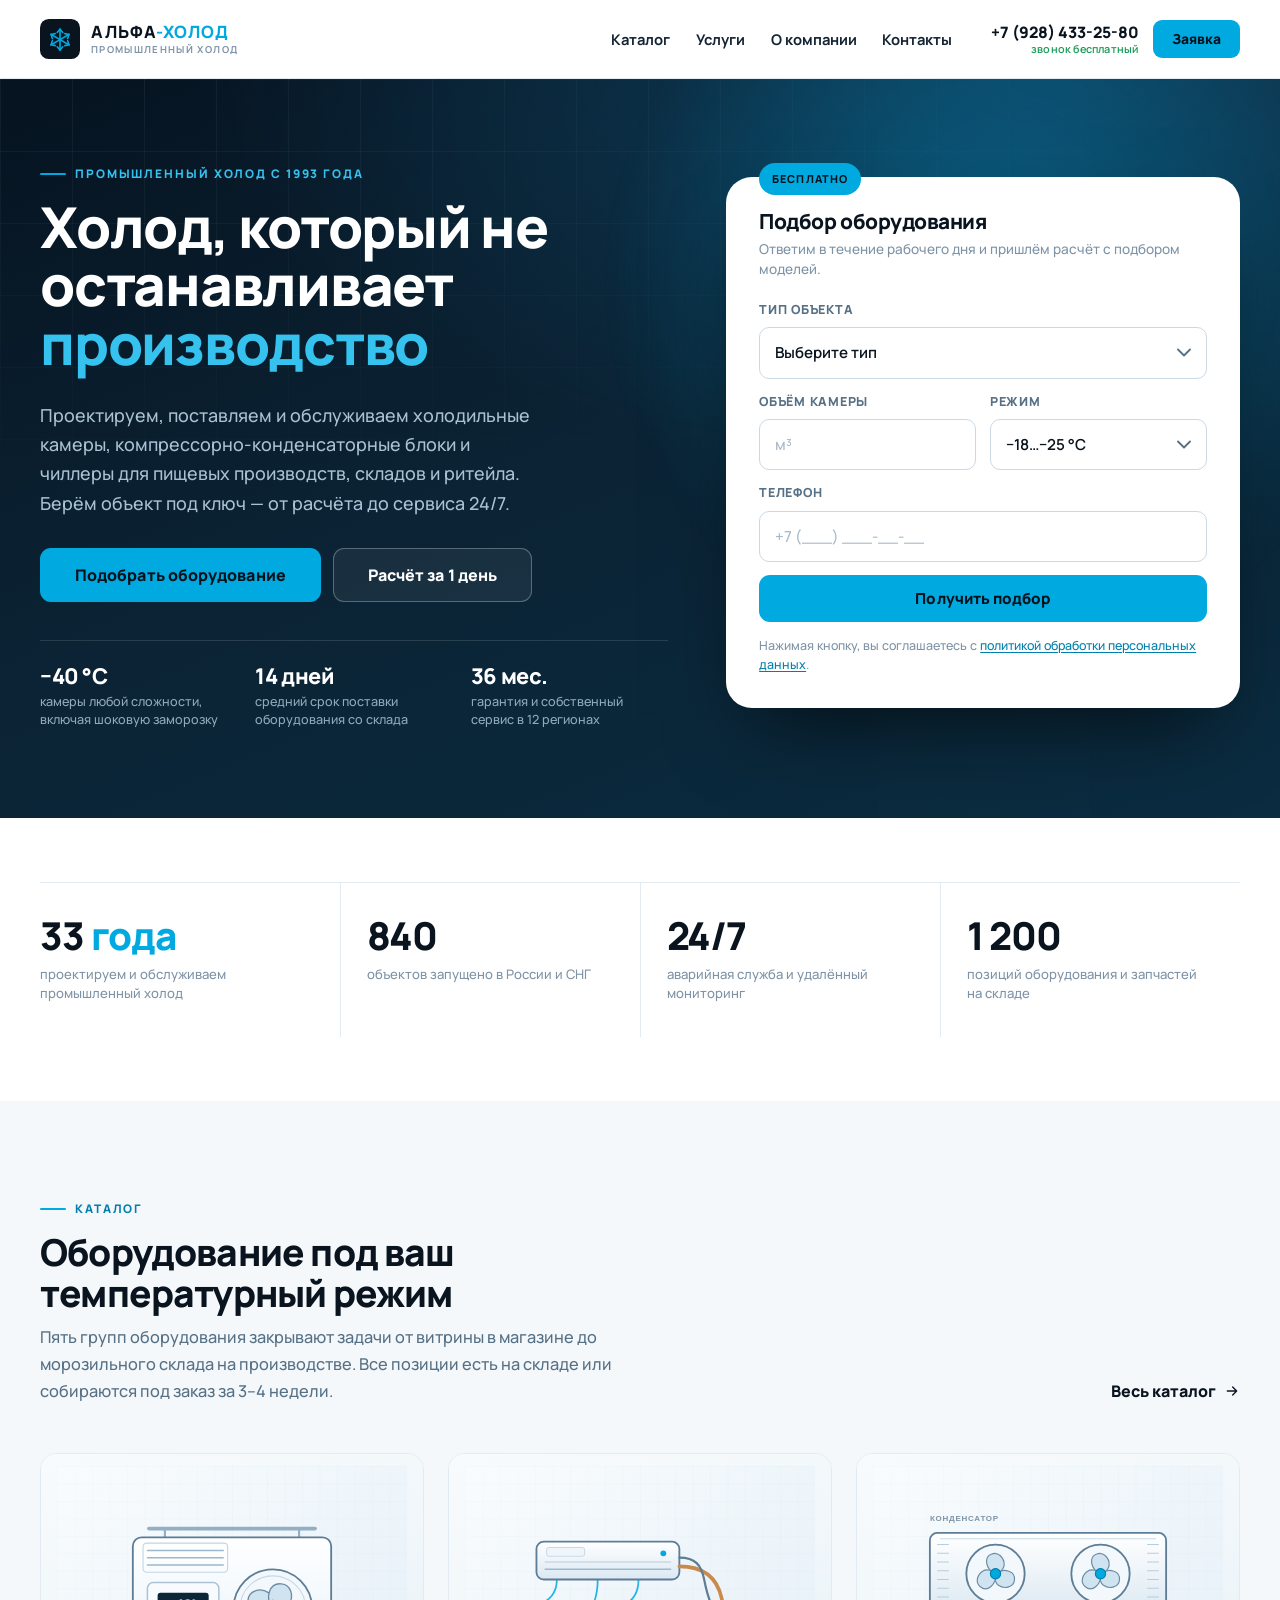
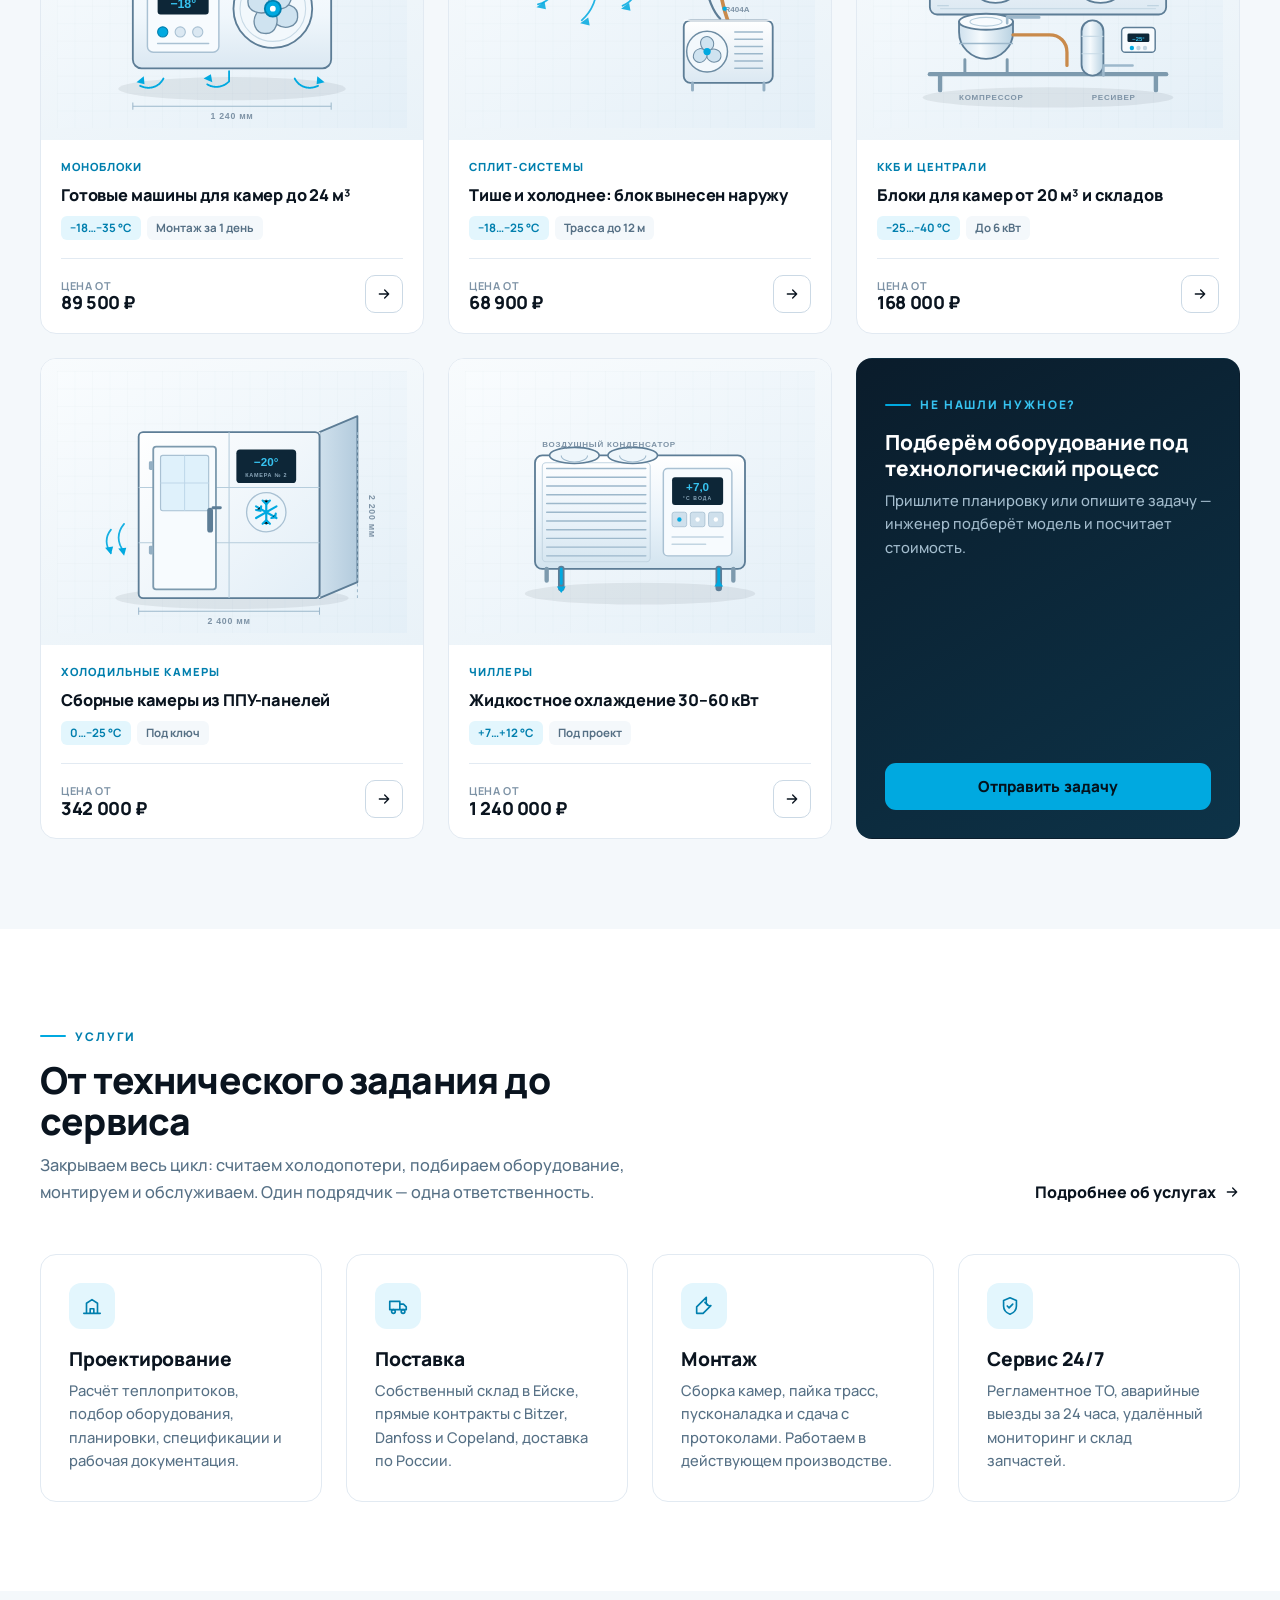
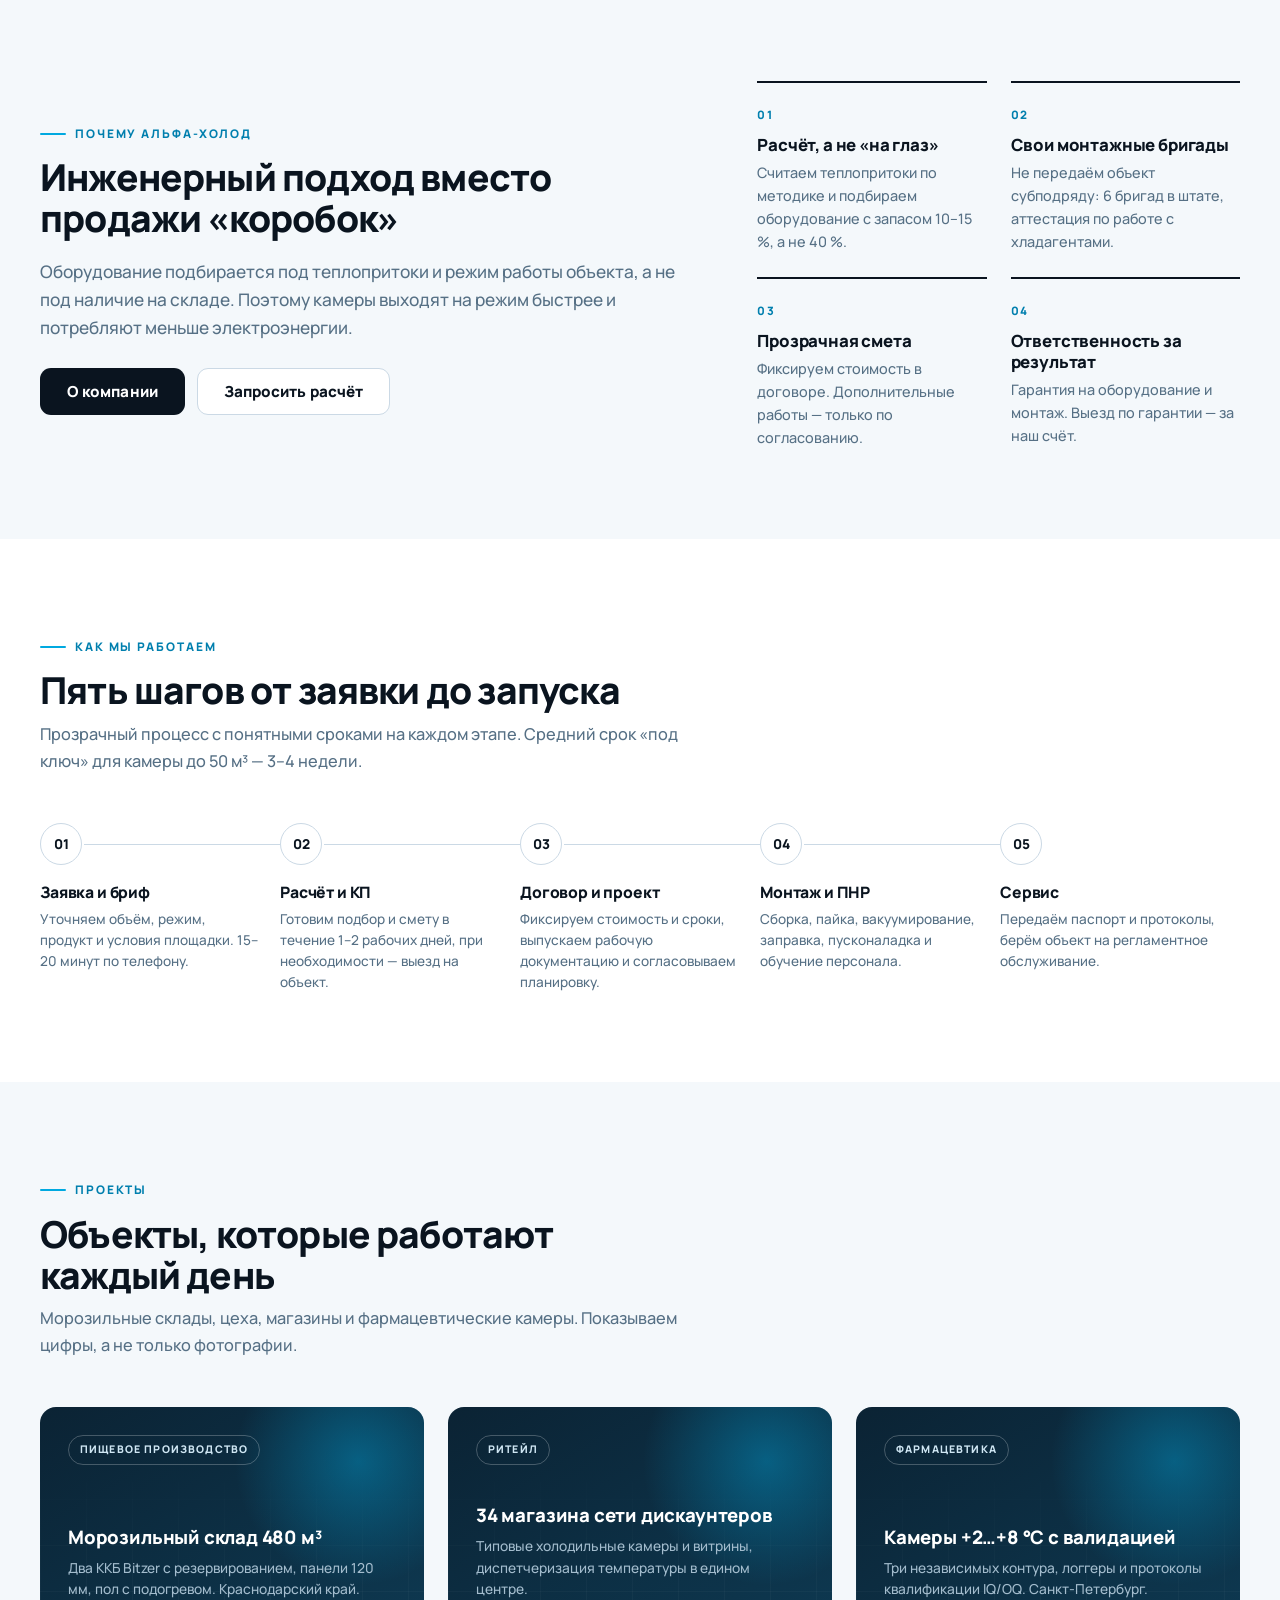
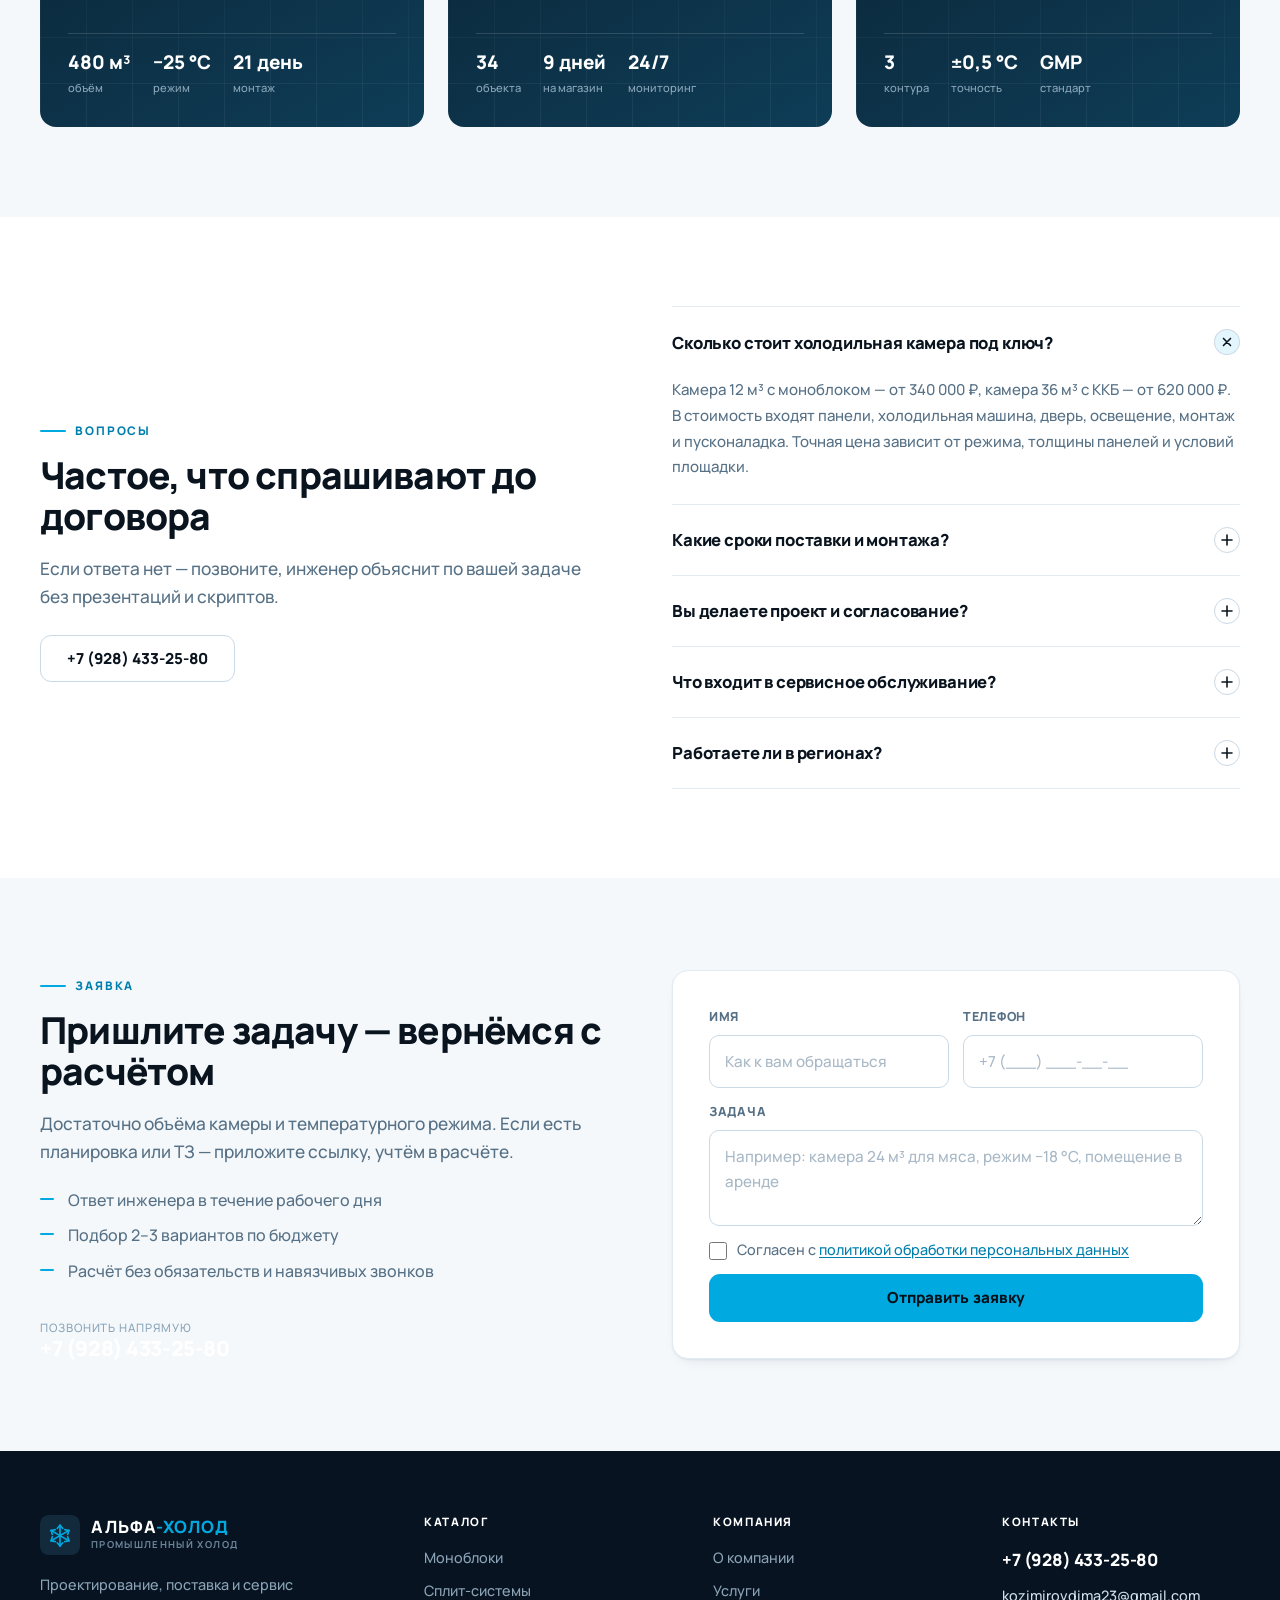
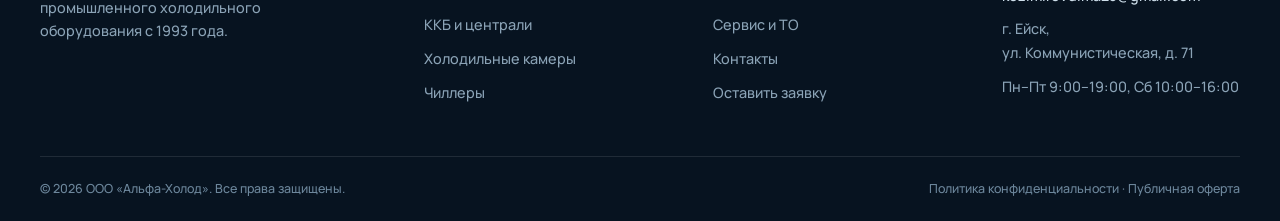
<file: index.html>
<!DOCTYPE html>
<html lang="ru">
<head>
  <meta charset="utf-8">
  <meta name="viewport" content="width=device-width, initial-scale=1">
  <title>Альфа-Холод — промышленное холодильное оборудование под ключ</title>
  <meta name="description" content="Проектируем, поставляем и обслуживаем промышленное холодильное оборудование: моноблоки, сплит-системы, ККБ, холодильные камеры и чиллеры. Расчёт за 1 день, монтаж под ключ, сервис 24/7.">
  <meta property="og:title" content="Альфа-Холод — промышленное холодильное оборудование">
  <meta property="og:description" content="Холодильные камеры, ККБ и чиллеры для производств, складов и ритейла. Проект, поставка, монтаж и сервис.">
  <meta property="og:type" content="website">
  <meta property="og:image" content="https://kozimirovdima.github.io/alpa-holod/assets/img/og.png">
  <meta property="og:image:width" content="1200">
  <meta property="og:image:height" content="630">
  <link rel="icon" href="assets/img/favicon.svg" type="image/svg+xml">
  <link rel="preconnect" href="https://fonts.googleapis.com">
  <link rel="preconnect" href="https://fonts.gstatic.com" crossorigin>
  <link href="https://fonts.googleapis.com/css2?family=Manrope:wght@400;500;600;700;800&display=swap" rel="stylesheet">
  <link rel="stylesheet" href="css/style.css?v=20261026c">
  <script>document.documentElement.classList.add('js');</script>
  <noscript><style>[data-reveal]{opacity:1!important;transform:none!important}</style></noscript>
</head>
<body>
  <a class="skip-link" href="#main">Перейти к содержимому</a>

  <header class="site-header" id="siteHeader">
    <div class="container header-inner">
      <a class="logo" href="index.html" aria-label="Альфа-Холод — на главную">
        <svg class="logo-mark" viewBox="0 0 64 64" aria-hidden="true">
          <rect width="64" height="64" rx="14" fill="#0a141f"/>
          <g transform="translate(32 33)" stroke="#00a9e0" stroke-width="2.6" stroke-linecap="round" stroke-linejoin="round" fill="none"><g><path d="M0 -17 V0"/><path d="M-4.5 -11.5 L0 -16.5 L4.5 -11.5"/></g><g transform="rotate(60)"><path d="M0 -17 V0"/><path d="M-4.5 -11.5 L0 -16.5 L4.5 -11.5"/></g><g transform="rotate(120)"><path d="M0 -17 V0"/><path d="M-4.5 -11.5 L0 -16.5 L4.5 -11.5"/></g><g transform="rotate(180)"><path d="M0 -17 V0"/><path d="M-4.5 -11.5 L0 -16.5 L4.5 -11.5"/></g><g transform="rotate(240)"><path d="M0 -17 V0"/><path d="M-4.5 -11.5 L0 -16.5 L4.5 -11.5"/></g><g transform="rotate(300)"><path d="M0 -17 V0"/><path d="M-4.5 -11.5 L0 -16.5 L4.5 -11.5"/></g></g>
        </svg>
        <span class="logo-text">
          <b>Альфа<span>-Холод</span></b>
          <small>промышленный холод</small>
        </span>
      </a>

      <nav class="nav" id="primaryNav" aria-label="Основная навигация">
        <a href="catalog.html">Каталог</a>
        <a href="services.html">Услуги</a>
        <a href="about.html">О компании</a>
        <a href="contacts.html">Контакты</a>
        <div class="mobile-extra">
          <a class="btn btn--accent" href="contacts.html#request">Оставить заявку</a>
          <div class="mobile-extra__note">
            <b>+7 (928) 433-25-80</b>
            Пн–Пт 9:00–19:00, Сб 10:00–16:00
          </div>
        </div>
      </nav>

      <div class="header-actions">
        <a class="header-phone" href="tel:+79284332580">
          <b>+7 (928) 433-25-80</b>
          <span>звонок бесплатный</span>
        </a>
        <a class="btn btn--sm btn--accent" href="contacts.html#request">Заявка</a>
        <button class="burger" id="burger" type="button" aria-label="Меню" aria-expanded="false" aria-controls="primaryNav">
          <span></span>
        </button>
      </div>
    </div>
  </header>

  <main id="main">

    <!-- HERO -->
    <section class="hero">
      <div class="container hero-grid">
        <div data-reveal>
          <span class="eyebrow eyebrow--light">Промышленный холод с 1993 года</span>
          <h1>Холод, который не останавливает <em>производство</em></h1>
          <p class="hero__lead">
            Проектируем, поставляем и обслуживаем холодильные камеры, компрессорно-конденсаторные
            блоки и чиллеры для пищевых производств, складов и ритейла. Берём объект под ключ —
            от расчёта до сервиса 24/7.
          </p>
          <div class="hero__actions">
            <a class="btn btn--accent btn--lg" href="catalog.html">Подобрать оборудование</a>
            <a class="btn btn--ghost btn--lg" href="#request">Расчёт за 1 день</a>
          </div>
          <ul class="hero__points">
            <li>
              <b>−40 °C</b>
              <span>камеры любой сложности, включая шоковую заморозку</span>
            </li>
            <li>
              <b>14 дней</b>
              <span>средний срок поставки оборудования со склада</span>
            </li>
            <li>
              <b>36 мес.</b>
              <span>гарантия и собственный сервис в 12 регионах</span>
            </li>
          </ul>
        </div>

        <div class="hero-card" data-reveal>
          <span class="hero-card__badge">Бесплатно</span>
          <h2>Подбор оборудования</h2>
          <p class="hero-card__sub">Ответим в течение рабочего дня и пришлём расчёт с подбором моделей.</p>
          <form data-form action="https://formsubmit.co/kozimirovdima23@gmail.com" method="post" data-form-name="Быстрый подбор — главная" novalidate>
            <div class="hp-field" aria-hidden="true">
              <label for="heroWebsite">Не заполняйте это поле</label>
              <input type="text" id="heroWebsite" name="_honey" tabindex="-1" autocomplete="off">
            </div>
            <div class="field">
              <label for="heroObject">Тип объекта</label>
              <select class="select" id="heroObject" name="object" required>
                <option value="">Выберите тип</option>
                <option>Пищевое производство</option>
                <option>Склад / распределительный центр</option>
                <option>Магазин / ритейл</option>
                <option>HoReCa</option>
                <option>Фармацевтика</option>
                <option>Другое</option>
              </select>
            </div>
            <div class="form-row">
              <div class="field">
                <label for="heroVolume">Объём камеры</label>
                <input class="input" id="heroVolume" name="volume" type="text" inputmode="numeric" placeholder="м³">
              </div>
              <div class="field">
                <label for="heroTemp">Режим</label>
                <select class="select" id="heroTemp" name="temp">
                  <option>−18…−25 °C</option>
                  <option>−25…−40 °C</option>
                  <option>0…+5 °C</option>
                  <option>+7…+12 °C</option>
                </select>
              </div>
            </div>
            <div class="field">
              <label for="heroPhone">Телефон</label>
              <input class="input" id="heroPhone" name="phone" type="tel" placeholder="+7 (___) ___-__-__" required>
            </div>
            <button class="btn btn--accent btn--block" type="submit">Получить подбор</button>
            <div class="form-status" role="status">
              Спасибо! Заявка принята — инженер свяжется с вами в течение рабочего дня.
            </div>
            <p class="form-note">
              Нажимая кнопку, вы соглашаетесь с
              <a href="#">политикой обработки персональных данных</a>.
            </p>
          </form>
        </div>
      </div>
    </section>

    <!-- ЦИФРЫ -->
    <section class="section section--tight">
      <div class="container">
        <div class="stats" data-reveal>
          <div class="stats__item">
            <b><span data-count="33">33</span><em> года</em></b>
            <span>проектируем и обслуживаем промышленный холод</span>
          </div>
          <div class="stats__item">
            <b><span data-count="840">840</span></b>
            <span>объектов запущено в России и СНГ</span>
          </div>
          <div class="stats__item">
            <b>24/7</b>
            <span>аварийная служба и удалённый мониторинг</span>
          </div>
          <div class="stats__item">
            <b><span data-count="1200">1200</span></b>
            <span>позиций оборудования и запчастей на складе</span>
          </div>
        </div>
      </div>
    </section>

    <!-- КАТАЛОГ -->
    <section class="section section--soft" id="catalog">
      <div class="container">
        <div class="section-head" data-reveal>
          <div class="section-head__text">
            <span class="eyebrow">Каталог</span>
            <h2>Оборудование под ваш температурный режим</h2>
            <p>Пять групп оборудования закрывают задачи от витрины в магазине до морозильного склада на производстве. Все позиции есть на складе или собираются под заказ за 3–4 недели.</p>
          </div>
          <a class="link-arrow" href="catalog.html">
            Весь каталог
            <svg viewBox="0 0 24 24" fill="none" stroke="currentColor" stroke-width="2" aria-hidden="true"><path d="M5 12h14M13 6l6 6-6 6" stroke-linecap="round" stroke-linejoin="round"/></svg>
          </a>
        </div>

        <div class="grid grid--3">
          <article class="product-card" data-reveal>
            <div class="product-card__media">
              <img src="assets/img/monoblock.svg" alt="Холодильный моноблок" width="480" height="360" loading="lazy">
            </div>
            <div class="product-card__body">
              <div class="product-card__cat">Моноблоки</div>
              <h3 class="product-card__title"><a href="catalog.html?cat=monoblock">Готовые машины для камер до 24 м³</a></h3>
              <div class="product-card__specs">
                <span class="tag tag--ice">−18…−35 °C</span>
                <span class="tag">Монтаж за 1 день</span>
              </div>
              <div class="product-card__foot">
                <div class="price"><small>Цена от</small><b>89 500 ₽</b></div>
                <a class="product-card__arrow" href="catalog.html?cat=monoblock" aria-label="Перейти к моноблокам">
                  <svg viewBox="0 0 24 24" fill="none" stroke="currentColor" stroke-width="2" aria-hidden="true"><path d="M5 12h14M13 6l6 6-6 6" stroke-linecap="round" stroke-linejoin="round"/></svg>
                </a>
              </div>
            </div>
          </article>

          <article class="product-card" data-reveal>
            <div class="product-card__media">
              <img src="assets/img/split.svg" alt="Сплит-система для холодильной камеры" width="480" height="360" loading="lazy">
            </div>
            <div class="product-card__body">
              <div class="product-card__cat">Сплит-системы</div>
              <h3 class="product-card__title"><a href="catalog.html?cat=split">Тише и холоднее: блок вынесен наружу</a></h3>
              <div class="product-card__specs">
                <span class="tag tag--ice">−18…−25 °C</span>
                <span class="tag">Трасса до 12 м</span>
              </div>
              <div class="product-card__foot">
                <div class="price"><small>Цена от</small><b>68 900 ₽</b></div>
                <a class="product-card__arrow" href="catalog.html?cat=split" aria-label="Перейти к сплит-системам">
                  <svg viewBox="0 0 24 24" fill="none" stroke="currentColor" stroke-width="2" aria-hidden="true"><path d="M5 12h14M13 6l6 6-6 6" stroke-linecap="round" stroke-linejoin="round"/></svg>
                </a>
              </div>
            </div>
          </article>

          <article class="product-card" data-reveal>
            <div class="product-card__media">
              <img src="assets/img/kkb.svg" alt="Компрессорно-конденсаторный блок" width="480" height="360" loading="lazy">
            </div>
            <div class="product-card__body">
              <div class="product-card__cat">ККБ и централи</div>
              <h3 class="product-card__title"><a href="catalog.html?cat=kkb">Блоки для камер от 20 м³ и складов</a></h3>
              <div class="product-card__specs">
                <span class="tag tag--ice">−25…−40 °C</span>
                <span class="tag">До 6 кВт</span>
              </div>
              <div class="product-card__foot">
                <div class="price"><small>Цена от</small><b>168 000 ₽</b></div>
                <a class="product-card__arrow" href="catalog.html?cat=kkb" aria-label="Перейти к ККБ">
                  <svg viewBox="0 0 24 24" fill="none" stroke="currentColor" stroke-width="2" aria-hidden="true"><path d="M5 12h14M13 6l6 6-6 6" stroke-linecap="round" stroke-linejoin="round"/></svg>
                </a>
              </div>
            </div>
          </article>

          <article class="product-card" data-reveal>
            <div class="product-card__media">
              <img src="assets/img/coldroom.svg" alt="Сборная холодильная камера" width="480" height="360" loading="lazy">
            </div>
            <div class="product-card__body">
              <div class="product-card__cat">Холодильные камеры</div>
              <h3 class="product-card__title"><a href="catalog.html?cat=coldroom">Сборные камеры из ППУ-панелей</a></h3>
              <div class="product-card__specs">
                <span class="tag tag--ice">0…−25 °C</span>
                <span class="tag">Под ключ</span>
              </div>
              <div class="product-card__foot">
                <div class="price"><small>Цена от</small><b>342 000 ₽</b></div>
                <a class="product-card__arrow" href="catalog.html?cat=coldroom" aria-label="Перейти к холодильным камерам">
                  <svg viewBox="0 0 24 24" fill="none" stroke="currentColor" stroke-width="2" aria-hidden="true"><path d="M5 12h14M13 6l6 6-6 6" stroke-linecap="round" stroke-linejoin="round"/></svg>
                </a>
              </div>
            </div>
          </article>

          <article class="product-card" data-reveal>
            <div class="product-card__media">
              <img src="assets/img/chiller.svg" alt="Чиллер" width="480" height="360" loading="lazy">
            </div>
            <div class="product-card__body">
              <div class="product-card__cat">Чиллеры</div>
              <h3 class="product-card__title"><a href="catalog.html?cat=chiller">Жидкостное охлаждение 30–60 кВт</a></h3>
              <div class="product-card__specs">
                <span class="tag tag--ice">+7…+12 °C</span>
                <span class="tag">Под проект</span>
              </div>
              <div class="product-card__foot">
                <div class="price"><small>Цена от</small><b>1 240 000 ₽</b></div>
                <a class="product-card__arrow" href="catalog.html?cat=chiller" aria-label="Перейти к чиллерам">
                  <svg viewBox="0 0 24 24" fill="none" stroke="currentColor" stroke-width="2" aria-hidden="true"><path d="M5 12h14M13 6l6 6-6 6" stroke-linecap="round" stroke-linejoin="round"/></svg>
                </a>
              </div>
            </div>
          </article>

          <article class="card" style="background:linear-gradient(150deg,#0a1c2b,#0d3348);border-color:transparent;color:#a9c1d2;justify-content:space-between" data-reveal>
            <div>
              <span class="eyebrow eyebrow--light">Не нашли нужное?</span>
              <h3 style="color:#fff;font-size:1.3rem">Подберём оборудование под технологический процесс</h3>
              <p style="color:#a3bccd">Пришлите планировку или опишите задачу — инженер подберёт модель и посчитает стоимость.</p>
            </div>
            <a class="btn btn--accent btn--block" href="#request" style="margin-top:24px">Отправить задачу</a>
          </article>
        </div>
      </div>
    </section>

    <!-- УСЛУГИ -->
    <section class="section">
      <div class="container">
        <div class="section-head" data-reveal>
          <div class="section-head__text">
            <span class="eyebrow">Услуги</span>
            <h2>От технического задания до сервиса</h2>
            <p>Закрываем весь цикл: считаем холодопотери, подбираем оборудование, монтируем и обслуживаем. Один подрядчик — одна ответственность.</p>
          </div>
          <a class="link-arrow" href="services.html">
            Подробнее об услугах
            <svg viewBox="0 0 24 24" fill="none" stroke="currentColor" stroke-width="2" aria-hidden="true"><path d="M5 12h14M13 6l6 6-6 6" stroke-linecap="round" stroke-linejoin="round"/></svg>
          </a>
        </div>

        <div class="grid grid--4">
          <article class="card" data-reveal>
            <div class="card__icon">
              <svg viewBox="0 0 24 24" fill="none" stroke="currentColor" stroke-width="1.8" aria-hidden="true"><path d="M3 20h18M6 20V9l6-4 6 4v11M10 20v-5h4v5" stroke-linecap="round" stroke-linejoin="round"/></svg>
            </div>
            <h3>Проектирование</h3>
            <p>Расчёт теплопритоков, подбор оборудования, планировки, спецификации и рабочая документация.</p>
          </article>
          <article class="card" data-reveal>
            <div class="card__icon">
              <svg viewBox="0 0 24 24" fill="none" stroke="currentColor" stroke-width="1.8" aria-hidden="true"><path d="M3 7h11v9H3zM14 10h4l3 3v3h-7" stroke-linecap="round" stroke-linejoin="round"/><circle cx="7" cy="18" r="2"/><circle cx="17.5" cy="18" r="2"/></svg>
            </div>
            <h3>Поставка</h3>
            <p>Собственный склад в Ейске, прямые контракты с Bitzer, Danfoss и Copeland, доставка по России.</p>
          </article>
          <article class="card" data-reveal>
            <div class="card__icon">
              <svg viewBox="0 0 24 24" fill="none" stroke="currentColor" stroke-width="1.8" aria-hidden="true"><path d="M14.5 6.5a4 4 0 0 0 5 5L11 20H4v-7l10.5-10.5z" stroke-linecap="round" stroke-linejoin="round"/><path d="M13 8l3 3" stroke-linecap="round"/></svg>
            </div>
            <h3>Монтаж</h3>
            <p>Сборка камер, пайка трасс, пусконаладка и сдача с протоколами. Работаем в действующем производстве.</p>
          </article>
          <article class="card" data-reveal>
            <div class="card__icon">
              <svg viewBox="0 0 24 24" fill="none" stroke="currentColor" stroke-width="1.8" aria-hidden="true"><path d="M12 3l7 3v6c0 4.5-3 7.5-7 9-4-1.5-7-4.5-7-9V6l7-3z" stroke-linecap="round" stroke-linejoin="round"/><path d="M9 12l2 2 4-4" stroke-linecap="round" stroke-linejoin="round"/></svg>
            </div>
            <h3>Сервис 24/7</h3>
            <p>Регламентное ТО, аварийные выезды за 24 часа, удалённый мониторинг и склад запчастей.</p>
          </article>
        </div>
      </div>
    </section>

    <!-- ПОЧЕМУ МЫ -->
    <section class="section section--soft">
      <div class="container split split--wide-left">
        <div data-reveal>
          <span class="eyebrow">Почему Альфа-Холод</span>
          <h2>Инженерный подход вместо продажи «коробок»</h2>
          <p class="lead">Оборудование подбирается под теплопритоки и режим работы объекта, а не под наличие на складе. Поэтому камеры выходят на режим быстрее и потребляют меньше электроэнергии.</p>
          <div class="hero__actions" style="margin-top:26px">
            <a class="btn btn--dark" href="about.html">О компании</a>
            <a class="btn btn--outline" href="contacts.html#request">Запросить расчёт</a>
          </div>
        </div>
        <div class="grid grid--2" data-reveal>
          <div class="feature">
            <span class="feature__num">01</span>
            <h3>Расчёт, а не «на глаз»</h3>
            <p>Считаем теплопритоки по методике и подбираем оборудование с запасом 10–15 %, а не 40 %.</p>
          </div>
          <div class="feature">
            <span class="feature__num">02</span>
            <h3>Свои монтажные бригады</h3>
            <p>Не передаём объект субподряду: 6 бригад в штате, аттестация по работе с хладагентами.</p>
          </div>
          <div class="feature">
            <span class="feature__num">03</span>
            <h3>Прозрачная смета</h3>
            <p>Фиксируем стоимость в договоре. Дополнительные работы — только по согласованию.</p>
          </div>
          <div class="feature">
            <span class="feature__num">04</span>
            <h3>Ответственность за результат</h3>
            <p>Гарантия на оборудование и монтаж. Выезд по гарантии — за наш счёт.</p>
          </div>
        </div>
      </div>
    </section>

    <!-- ЭТАПЫ -->
    <section class="section">
      <div class="container">
        <div class="section-head" data-reveal>
          <div class="section-head__text">
            <span class="eyebrow">Как мы работаем</span>
            <h2>Пять шагов от заявки до запуска</h2>
            <p>Прозрачный процесс с понятными сроками на каждом этапе. Средний срок «под ключ» для камеры до 50 м³ — 3–4 недели.</p>
          </div>
        </div>
        <ol class="steps" data-reveal>
          <li>
            <span class="steps__num"></span>
            <h3>Заявка и бриф</h3>
            <p>Уточняем объём, режим, продукт и условия площадки. 15–20 минут по телефону.</p>
          </li>
          <li>
            <span class="steps__num"></span>
            <h3>Расчёт и КП</h3>
            <p>Готовим подбор и смету в течение 1–2 рабочих дней, при необходимости — выезд на объект.</p>
          </li>
          <li>
            <span class="steps__num"></span>
            <h3>Договор и проект</h3>
            <p>Фиксируем стоимость и сроки, выпускаем рабочую документацию и согласовываем планировку.</p>
          </li>
          <li>
            <span class="steps__num"></span>
            <h3>Монтаж и ПНР</h3>
            <p>Сборка, пайка, вакуумирование, заправка, пусконаладка и обучение персонала.</p>
          </li>
          <li>
            <span class="steps__num"></span>
            <h3>Сервис</h3>
            <p>Передаём паспорт и протоколы, берём объект на регламентное обслуживание.</p>
          </li>
        </ol>
      </div>
    </section>

    <!-- ПРОЕКТЫ -->
    <section class="section section--soft">
      <div class="container">
        <div class="section-head" data-reveal>
          <div class="section-head__text">
            <span class="eyebrow">Проекты</span>
            <h2>Объекты, которые работают каждый день</h2>
            <p>Морозильные склады, цеха, магазины и фармацевтические камеры. Показываем цифры, а не только фотографии.</p>
          </div>
        </div>
        <div class="grid grid--3">
          <article class="project" data-reveal>
            <span class="project__tag">Пищевое производство</span>
            <h3>Морозильный склад 480 м³</h3>
            <p>Два ККБ Bitzer с резервированием, панели 120 мм, пол с подогревом. Краснодарский край.</p>
            <div class="project__metrics">
              <div><b>480 м³</b><span>объём</span></div>
              <div><b>−25 °C</b><span>режим</span></div>
              <div><b>21 день</b><span>монтаж</span></div>
            </div>
          </article>
          <article class="project" data-reveal>
            <span class="project__tag">Ритейл</span>
            <h3>34 магазина сети дискаунтеров</h3>
            <p>Типовые холодильные камеры и витрины, диспетчеризация температуры в едином центре.</p>
            <div class="project__metrics">
              <div><b>34</b><span>объекта</span></div>
              <div><b>9 дней</b><span>на магазин</span></div>
              <div><b>24/7</b><span>мониторинг</span></div>
            </div>
          </article>
          <article class="project" data-reveal>
            <span class="project__tag">Фармацевтика</span>
            <h3>Камеры +2…+8 °C с валидацией</h3>
            <p>Три независимых контура, логгеры и протоколы квалификации IQ/OQ. Санкт-Петербург.</p>
            <div class="project__metrics">
              <div><b>3</b><span>контура</span></div>
              <div><b>±0,5 °C</b><span>точность</span></div>
              <div><b>GMP</b><span>стандарт</span></div>
            </div>
          </article>
        </div>
      </div>
    </section>

    <!-- FAQ -->
    <section class="section">
      <div class="container split">
        <div data-reveal>
          <span class="eyebrow">Вопросы</span>
          <h2>Частое, что спрашивают до договора</h2>
          <p class="lead">Если ответа нет — позвоните, инженер объяснит по вашей задаче без презентаций и скриптов.</p>
          <div class="hero__actions" style="margin-top:24px">
            <a class="btn btn--outline" href="tel:+79284332580">+7 (928) 433-25-80</a>
          </div>
        </div>
        <div class="faq" data-reveal>
          <details open>
            <summary>Сколько стоит холодильная камера под ключ?</summary>
            <div class="faq__body">Камера 12 м³ с моноблоком — от 340 000 ₽, камера 36 м³ с ККБ — от 620 000 ₽. В стоимость входят панели, холодильная машина, дверь, освещение, монтаж и пусконаладка. Точная цена зависит от режима, толщины панелей и условий площадки.</div>
          </details>
          <details>
            <summary>Какие сроки поставки и монтажа?</summary>
            <div class="faq__body">Оборудование со склада — 1–3 рабочих дня. Камеры и ККБ под заказ — 3–4 недели. Монтаж камеры до 50 м³ занимает 1–3 дня, крупные объекты — до трёх недель. Сроки фиксируем в договоре.</div>
          </details>
          <details>
            <summary>Вы делаете проект и согласование?</summary>
            <div class="faq__body">Да. Выпускаем рабочую документацию: планировки, схемы трубопроводов и электропитания, спецификации. Помогаем согласовать изменения с арендодателем и надзорными органами, готовим документы для HACCP.</div>
          </details>
          <details>
            <summary>Что входит в сервисное обслуживание?</summary>
            <div class="faq__body">Регламентное ТО два раза в год: проверка давлений, очистка конденсатора, контроль автоматики, диагностика. Плюс аварийные выезды по Ейску и краю в течение 24 часов и удалённый мониторинг температуры с оповещением.</div>
          </details>
          <details>
            <summary>Работаете ли в регионах?</summary>
            <div class="faq__body">Да, у нас 12 сервисных партнёров и собственные бригады для монтажа в ЦФО. Поставка — транспортными компаниями по всей России и СНГ. Для удалённых объектов предлагаем удалённый мониторинг и шеф-монтаж.</div>
          </details>
        </div>
      </div>
    </section>

    <!-- ЗАЯВКА -->
    <section class="section section--soft" id="request">
      <div class="container split">
        <div data-reveal>
          <span class="eyebrow">Заявка</span>
          <h2>Пришлите задачу — вернёмся с расчётом</h2>
          <p class="lead">Достаточно объёма камеры и температурного режима. Если есть планировка или ТЗ — приложите ссылку, учтём в расчёте.</p>
          <div class="prose" style="margin-top:22px">
            <ul>
              <li>Ответ инженера в течение рабочего дня</li>
              <li>Подбор 2–3 вариантов по бюджету</li>
              <li>Расчёт без обязательств и навязчивых звонков</li>
            </ul>
          </div>
          <div style="margin-top:28px">
            <a class="cta__phone" href="tel:+79284332580">
              <span>Позвонить напрямую</span>
              <b>+7 (928) 433-25-80</b>
            </a>
          </div>
        </div>
        <div class="request-panel" data-reveal>
          <form data-form action="https://formsubmit.co/kozimirovdima23@gmail.com" method="post" data-form-name="Заявка — главная" novalidate>
            <div class="hp-field" aria-hidden="true">
              <label for="ctaWebsite">Не заполняйте это поле</label>
              <input type="text" id="ctaWebsite" name="_honey" tabindex="-1" autocomplete="off">
            </div>
            <div class="form-row">
              <div class="field">
                <label for="reqName">Имя</label>
                <input class="input" id="reqName" name="name" type="text" placeholder="Как к вам обращаться" required>
              </div>
              <div class="field">
                <label for="reqPhone">Телефон</label>
                <input class="input" id="reqPhone" name="phone" type="tel" placeholder="+7 (___) ___-__-__" required>
              </div>
            </div>
            <div class="field">
              <label for="reqTask">Задача</label>
              <textarea class="textarea" id="reqTask" name="task" placeholder="Например: камера 24 м³ для мяса, режим −18 °C, помещение в аренде"></textarea>
            </div>
            <label class="check">
              <input type="checkbox" name="consent" value="1" required>
              <span>Согласен с <a href="#">политикой обработки персональных данных</a></span>
            </label>
            <input type="hidden" name="consent_required" value="1">
            <button class="btn btn--accent btn--block" type="submit">Отправить заявку</button>
            <div class="form-status" role="status">
              Спасибо! Заявка принята — инженер свяжется с вами в течение рабочего дня.
            </div>
          </form>
        </div>
      </div>
    </section>
  </main>

  <footer class="site-footer">
    <div class="container">
      <div class="footer-grid">
        <div>
          <a class="logo" href="index.html" aria-label="Альфа-Холод — на главную">
            <svg class="logo-mark" viewBox="0 0 64 64" aria-hidden="true">
              <rect width="64" height="64" rx="14" fill="#132a3d"/>
              <g transform="translate(32 33)" stroke="#00a9e0" stroke-width="2.6" stroke-linecap="round" stroke-linejoin="round" fill="none"><g><path d="M0 -17 V0"/><path d="M-4.5 -11.5 L0 -16.5 L4.5 -11.5"/></g><g transform="rotate(60)"><path d="M0 -17 V0"/><path d="M-4.5 -11.5 L0 -16.5 L4.5 -11.5"/></g><g transform="rotate(120)"><path d="M0 -17 V0"/><path d="M-4.5 -11.5 L0 -16.5 L4.5 -11.5"/></g><g transform="rotate(180)"><path d="M0 -17 V0"/><path d="M-4.5 -11.5 L0 -16.5 L4.5 -11.5"/></g><g transform="rotate(240)"><path d="M0 -17 V0"/><path d="M-4.5 -11.5 L0 -16.5 L4.5 -11.5"/></g><g transform="rotate(300)"><path d="M0 -17 V0"/><path d="M-4.5 -11.5 L0 -16.5 L4.5 -11.5"/></g></g>
            </svg>
            <span class="logo-text">
              <b>Альфа<span>-Холод</span></b>
              <small>промышленный холод</small>
            </span>
          </a>
          <p class="footer-about">Проектирование, поставка и сервис промышленного холодильного оборудования с 1993 года.</p>
        </div>
        <div class="footer-col">
          <h4>Каталог</h4>
          <ul>
            <li><a href="catalog.html?cat=monoblock">Моноблоки</a></li>
            <li><a href="catalog.html?cat=split">Сплит-системы</a></li>
            <li><a href="catalog.html?cat=kkb">ККБ и централи</a></li>
            <li><a href="catalog.html?cat=coldroom">Холодильные камеры</a></li>
            <li><a href="catalog.html?cat=chiller">Чиллеры</a></li>
          </ul>
        </div>
        <div class="footer-col">
          <h4>Компания</h4>
          <ul>
            <li><a href="about.html">О компании</a></li>
            <li><a href="services.html">Услуги</a></li>
            <li><a href="services.html#service">Сервис и ТО</a></li>
            <li><a href="contacts.html">Контакты</a></li>
            <li><a href="contacts.html#request">Оставить заявку</a></li>
          </ul>
        </div>
        <div class="footer-col">
          <h4>Контакты</h4>
          <div class="footer-contact">
            <a href="tel:+79284332580"><b>+7 (928) 433-25-80</b></a>
            <a href="mailto:kozimirovdima23@gmail.com">kozimirovdima23@gmail.com</a>
            <span>г. Ейск,<br>ул. Коммунистическая, д. 71</span>
            <span>Пн–Пт 9:00–19:00, Сб 10:00–16:00</span>
          </div>
        </div>
      </div>
      <div class="footer-bottom">
        <span>© <span data-year>2026</span> ООО «Альфа-Холод». Все права защищены.</span>
        <span><a href="#">Политика конфиденциальности</a> · <a href="#">Публичная оферта</a></span>
      </div>
    </div>
  </footer>

  <script src="js/data.js?v=20261026c"></script>
  <script src="js/app.js?v=20261026c"></script>
</body>
</html>
</file>
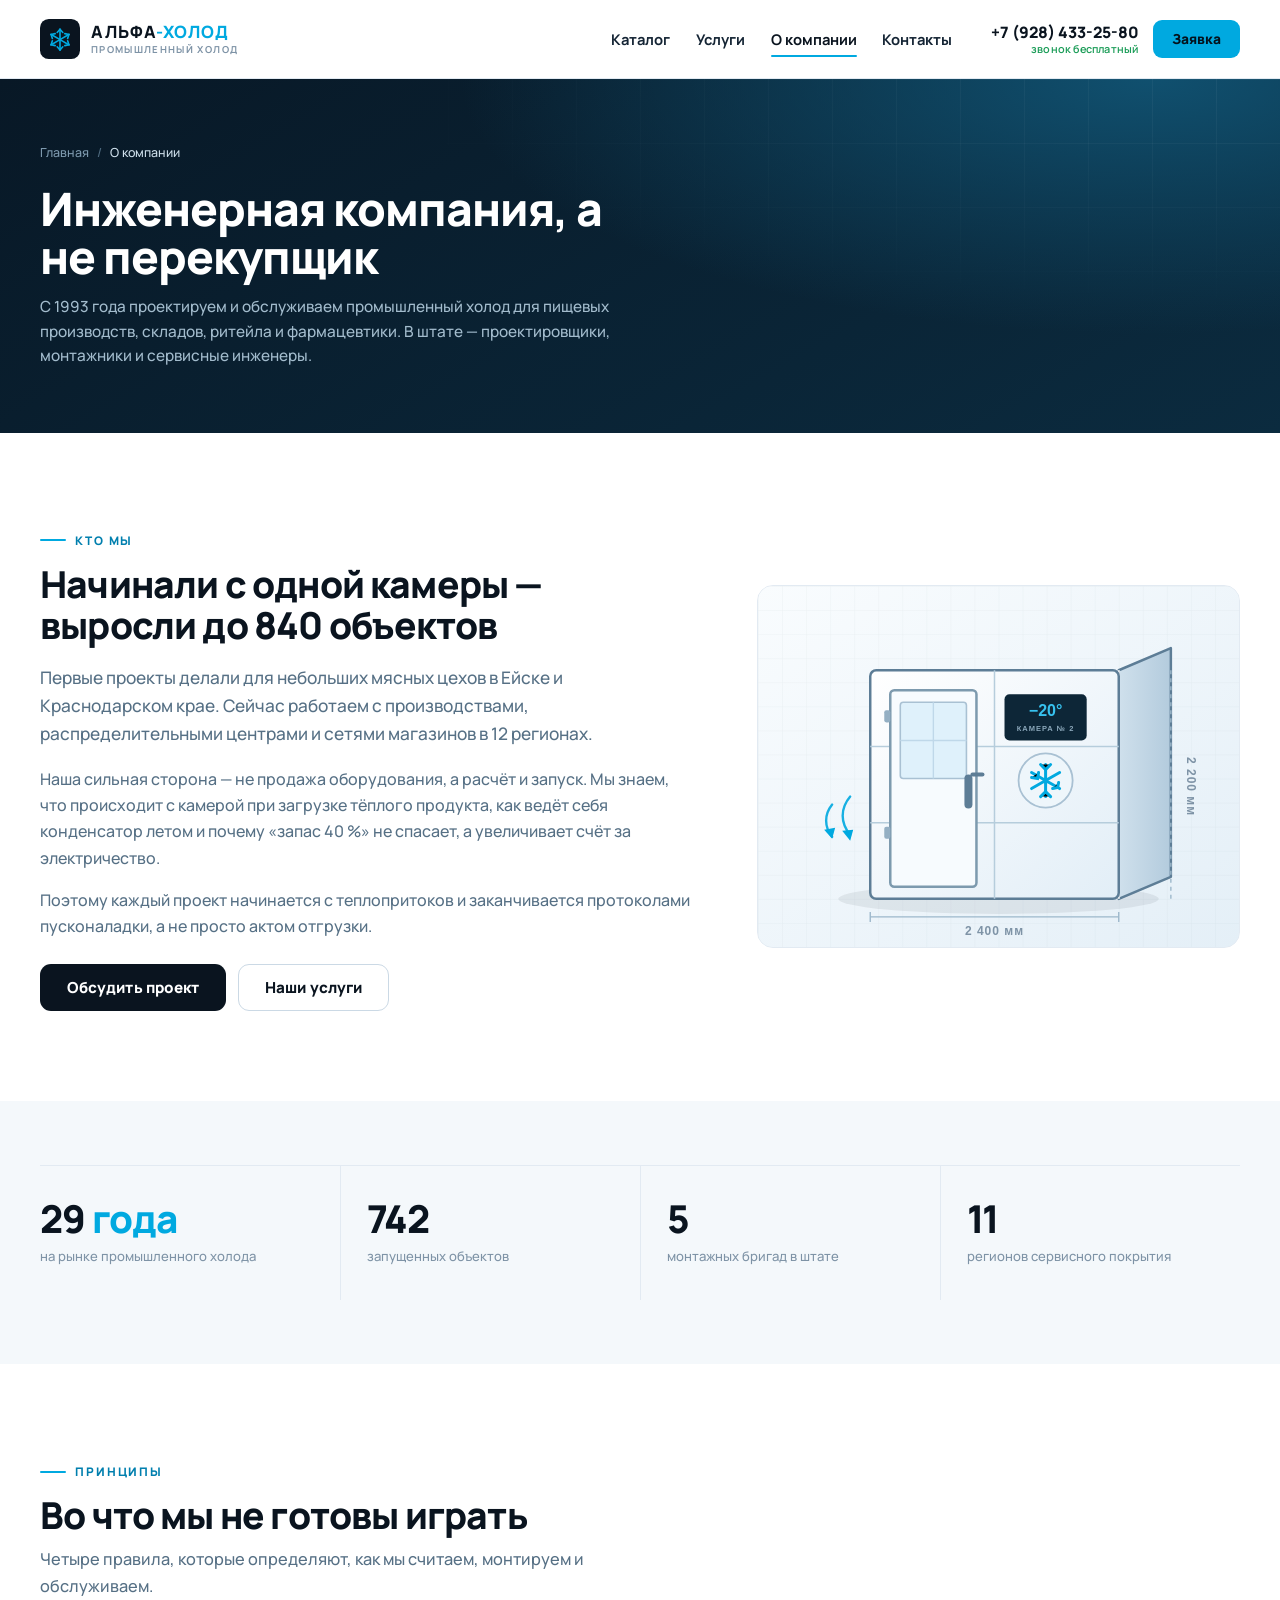
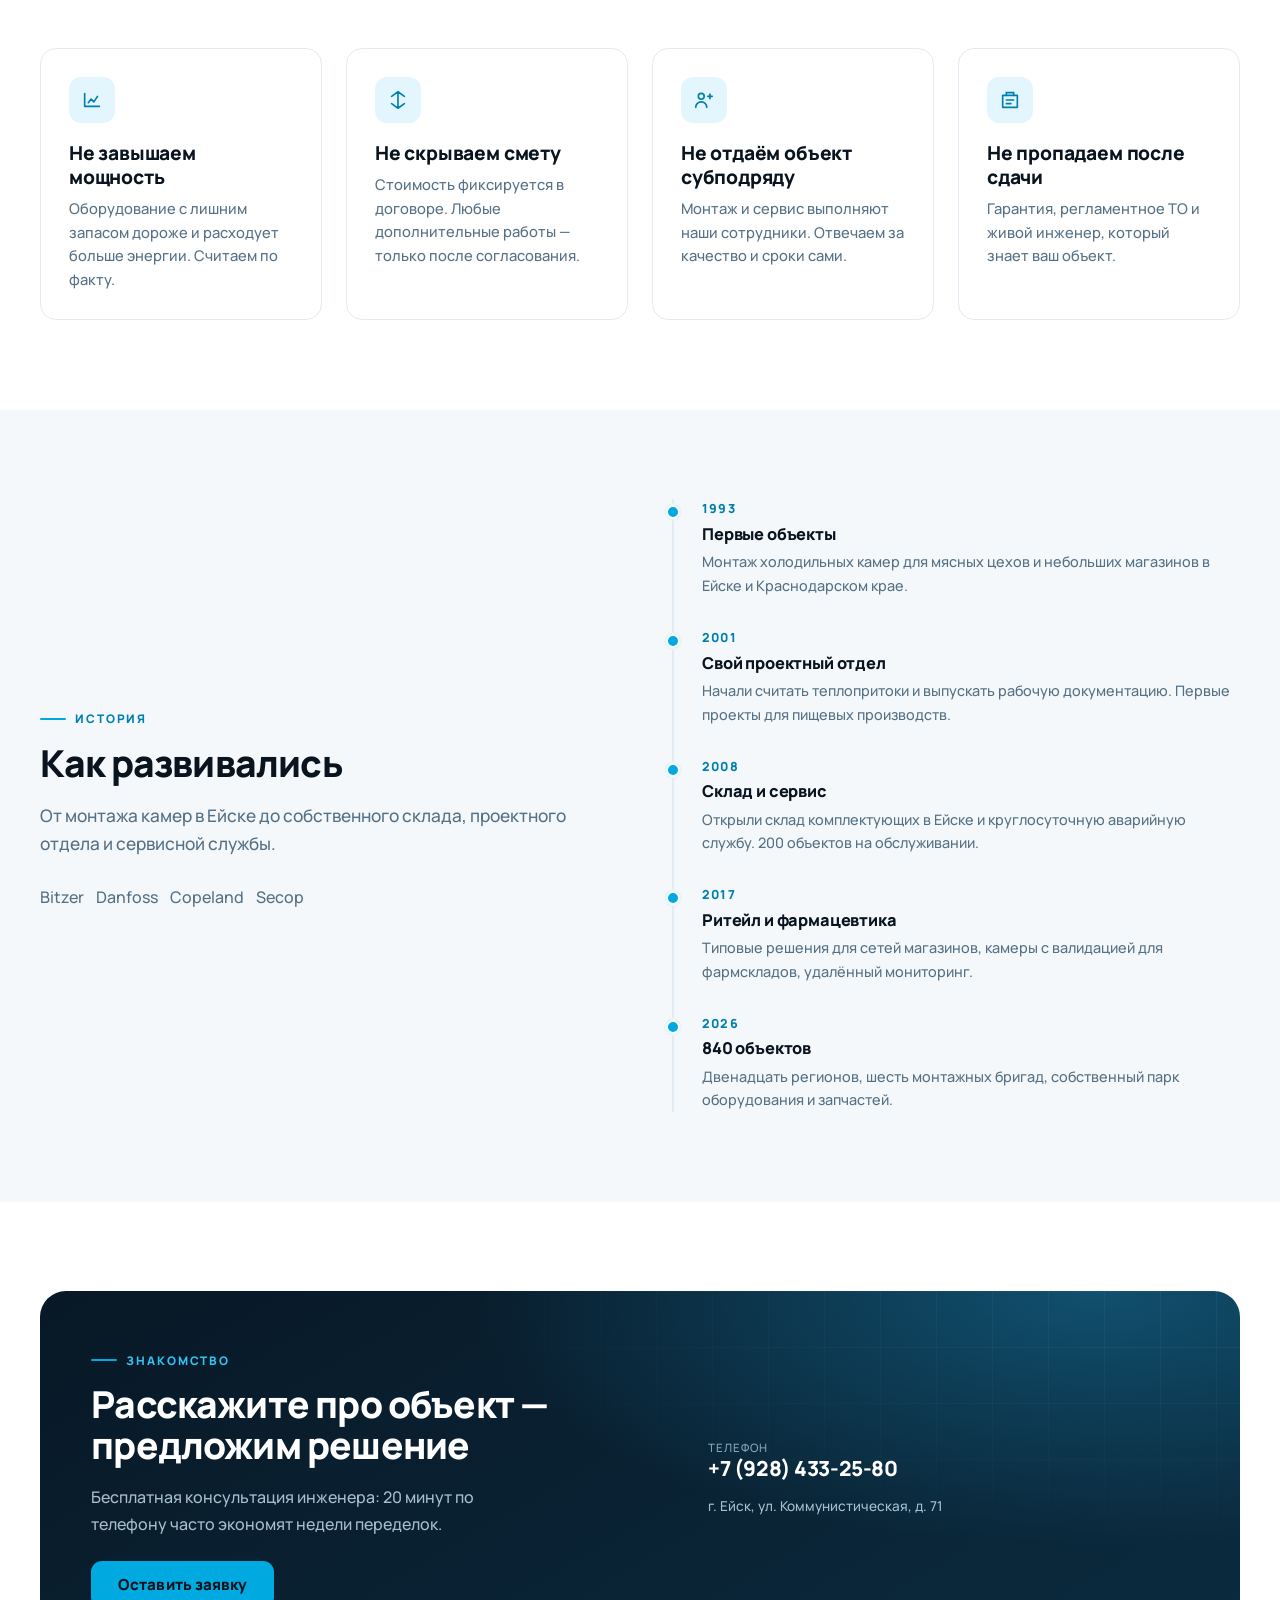
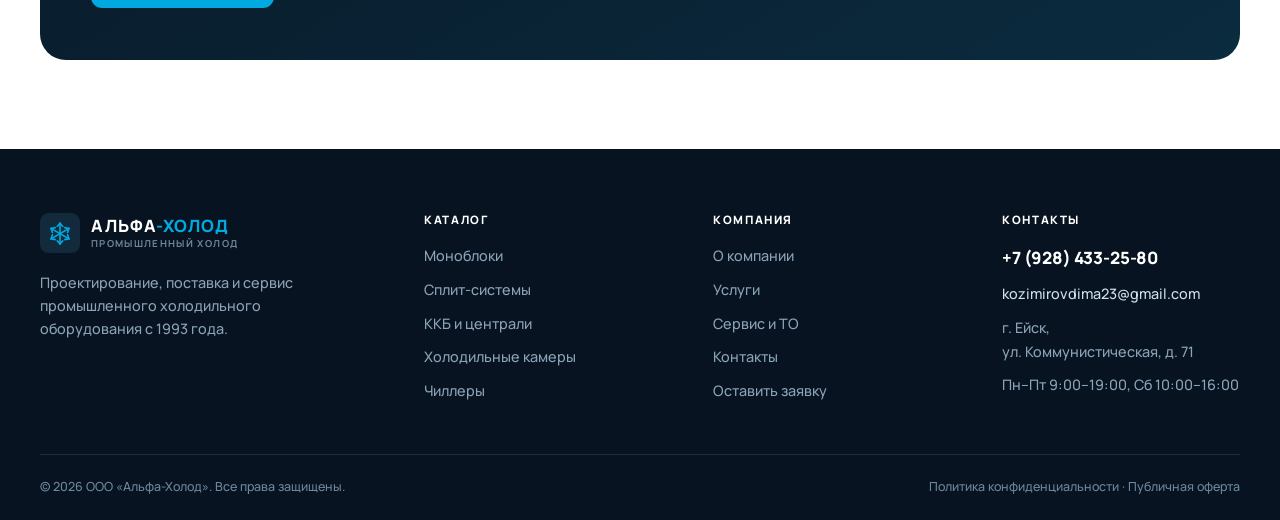
<file: about.html>
<!DOCTYPE html>
<html lang="ru">
<head>
  <meta charset="utf-8">
  <meta name="viewport" content="width=device-width, initial-scale=1">
  <title>О компании — Альфа-Холод</title>
  <meta name="description" content="Альфа-Холод: с 1993 года проектируем, поставляем и обслуживаем промышленное холодильное оборудование. Собственные монтажные бригады и сервисная служба.">
  <link rel="icon" href="assets/img/favicon.svg" type="image/svg+xml">
  <link rel="preconnect" href="https://fonts.googleapis.com">
  <link rel="preconnect" href="https://fonts.gstatic.com" crossorigin>
  <link href="https://fonts.googleapis.com/css2?family=Manrope:wght@400;500;600;700;800&display=swap" rel="stylesheet">
  <link rel="stylesheet" href="css/style.css?v=20261026c">
  <script>document.documentElement.classList.add('js');</script>
  <noscript><style>[data-reveal]{opacity:1!important;transform:none!important}</style></noscript>
</head>
<body>
  <a class="skip-link" href="#main">Перейти к содержимому</a>

  <header class="site-header" id="siteHeader">
    <div class="container header-inner">
      <a class="logo" href="index.html" aria-label="Альфа-Холод — на главную">
        <svg class="logo-mark" viewBox="0 0 64 64" aria-hidden="true">
          <rect width="64" height="64" rx="14" fill="#0a141f"/>
          <g transform="translate(32 33)" stroke="#00a9e0" stroke-width="2.6" stroke-linecap="round" stroke-linejoin="round" fill="none"><g><path d="M0 -17 V0"/><path d="M-4.5 -11.5 L0 -16.5 L4.5 -11.5"/></g><g transform="rotate(60)"><path d="M0 -17 V0"/><path d="M-4.5 -11.5 L0 -16.5 L4.5 -11.5"/></g><g transform="rotate(120)"><path d="M0 -17 V0"/><path d="M-4.5 -11.5 L0 -16.5 L4.5 -11.5"/></g><g transform="rotate(180)"><path d="M0 -17 V0"/><path d="M-4.5 -11.5 L0 -16.5 L4.5 -11.5"/></g><g transform="rotate(240)"><path d="M0 -17 V0"/><path d="M-4.5 -11.5 L0 -16.5 L4.5 -11.5"/></g><g transform="rotate(300)"><path d="M0 -17 V0"/><path d="M-4.5 -11.5 L0 -16.5 L4.5 -11.5"/></g></g>
        </svg>
        <span class="logo-text">
          <b>Альфа<span>-Холод</span></b>
          <small>промышленный холод</small>
        </span>
      </a>

      <nav class="nav" id="primaryNav" aria-label="Основная навигация">
        <a href="catalog.html">Каталог</a>
        <a href="services.html">Услуги</a>
        <a href="about.html" aria-current="page">О компании</a>
        <a href="contacts.html">Контакты</a>
        <div class="mobile-extra">
          <a class="btn btn--accent" href="contacts.html#request">Оставить заявку</a>
          <div class="mobile-extra__note">
            <b>+7 (928) 433-25-80</b>
            Пн–Пт 9:00–19:00, Сб 10:00–16:00
          </div>
        </div>
      </nav>

      <div class="header-actions">
        <a class="header-phone" href="tel:+79284332580">
          <b>+7 (928) 433-25-80</b>
          <span>звонок бесплатный</span>
        </a>
        <a class="btn btn--sm btn--accent" href="contacts.html#request">Заявка</a>
        <button class="burger" id="burger" type="button" aria-label="Меню" aria-expanded="false" aria-controls="primaryNav">
          <span></span>
        </button>
      </div>
    </div>
  </header>

  <main id="main">
    <section class="page-head">
      <div class="container">
        <ul class="crumbs">
          <li><a href="index.html">Главная</a></li>
          <li><span aria-current="page">О компании</span></li>
        </ul>
        <h1>Инженерная компания, а не перекупщик</h1>
        <p>С 1993 года проектируем и обслуживаем промышленный холод для пищевых производств, складов, ритейла и фармацевтики. В штате — проектировщики, монтажники и сервисные инженеры.</p>
      </div>
    </section>

    <section class="section">
      <div class="container split split--wide-left">
        <div data-reveal>
          <span class="eyebrow">Кто мы</span>
          <h2>Начинали с одной камеры — выросли до 840 объектов</h2>
          <p class="lead">Первые проекты делали для небольших мясных цехов в Ейске и Краснодарском крае. Сейчас работаем с производствами, распределительными центрами и сетями магазинов в 12 регионах.</p>
          <p>Наша сильная сторона — не продажа оборудования, а расчёт и запуск. Мы знаем, что происходит с камерой при загрузке тёплого продукта, как ведёт себя конденсатор летом и почему «запас 40 %» не спасает, а увеличивает счёт за электричество.</p>
          <p>Поэтому каждый проект начинается с теплопритоков и заканчивается протоколами пусконаладки, а не просто актом отгрузки.</p>
          <div class="hero__actions" style="margin-top:24px">
            <a class="btn btn--dark" href="contacts.html#request">Обсудить проект</a>
            <a class="btn btn--outline" href="services.html">Наши услуги</a>
          </div>
        </div>
        <div class="media-frame" data-reveal>
          <img src="assets/img/coldroom.svg" alt="Сборная холодильная камера" width="480" height="360" loading="lazy">
        </div>
      </div>
    </section>

    <section class="section section--tight section--soft">
      <div class="container">
        <div class="stats" data-reveal>
          <div class="stats__item">
            <b><span data-count="33">33</span><em> года</em></b>
            <span>на рынке промышленного холода</span>
          </div>
          <div class="stats__item">
            <b><span data-count="840">840</span></b>
            <span>запущенных объектов</span>
          </div>
          <div class="stats__item">
            <b><span data-count="6">6</span></b>
            <span>монтажных бригад в штате</span>
          </div>
          <div class="stats__item">
            <b><span data-count="12">12</span></b>
            <span>регионов сервисного покрытия</span>
          </div>
        </div>
      </div>
    </section>

    <section class="section">
      <div class="container">
        <div class="section-head" data-reveal>
          <div class="section-head__text">
            <span class="eyebrow">Принципы</span>
            <h2>Во что мы не готовы играть</h2>
            <p>Четыре правила, которые определяют, как мы считаем, монтируем и обслуживаем.</p>
          </div>
        </div>
        <div class="grid grid--4">
          <article class="card" data-reveal>
            <div class="card__icon">
              <svg viewBox="0 0 24 24" fill="none" stroke="currentColor" stroke-width="1.8" aria-hidden="true"><path d="M4 19V5M4 19h16" stroke-linecap="round"/><path d="M8 15l3-4 3 3 4-6" stroke-linecap="round" stroke-linejoin="round"/></svg>
            </div>
            <h3>Не завышаем мощность</h3>
            <p>Оборудование с лишним запасом дороже и расходует больше энергии. Считаем по факту.</p>
          </article>
          <article class="card" data-reveal>
            <div class="card__icon">
              <svg viewBox="0 0 24 24" fill="none" stroke="currentColor" stroke-width="1.8" aria-hidden="true"><path d="M12 3v18M5 8l7-5 7 5M5 16l7 5 7-5" stroke-linecap="round" stroke-linejoin="round"/></svg>
            </div>
            <h3>Не скрываем смету</h3>
            <p>Стоимость фиксируется в договоре. Любые дополнительные работы — только после согласования.</p>
          </article>
          <article class="card" data-reveal>
            <div class="card__icon">
              <svg viewBox="0 0 24 24" fill="none" stroke="currentColor" stroke-width="1.8" aria-hidden="true"><circle cx="9" cy="8" r="3.2"/><path d="M3 20c0-3.3 2.7-6 6-6s6 2.7 6 6" stroke-linecap="round"/><path d="M16 8h5M18.5 5.5v5" stroke-linecap="round"/></svg>
            </div>
            <h3>Не отдаём объект субподряду</h3>
            <p>Монтаж и сервис выполняют наши сотрудники. Отвечаем за качество и сроки сами.</p>
          </article>
          <article class="card" data-reveal>
            <div class="card__icon">
              <svg viewBox="0 0 24 24" fill="none" stroke="currentColor" stroke-width="1.8" aria-hidden="true"><path d="M4 7h16v13H4z" stroke-linecap="round" stroke-linejoin="round"/><path d="M8 7V4h8v3M8 12h8M8 16h5" stroke-linecap="round"/></svg>
            </div>
            <h3>Не пропадаем после сдачи</h3>
            <p>Гарантия, регламентное ТО и живой инженер, который знает ваш объект.</p>
          </article>
        </div>
      </div>
    </section>

    <section class="section section--soft">
      <div class="container split">
        <div data-reveal>
          <span class="eyebrow">История</span>
          <h2>Как развивались</h2>
          <p class="lead">От монтажа камер в Ейске до собственного склада, проектного отдела и сервисной службы.</p>
          <div class="logos" style="margin-top:26px">
            <span>Bitzer</span>
            <span>Danfoss</span>
            <span>Copeland</span>
            <span>Secop</span>
          </div>
        </div>
        <ol class="timeline" data-reveal>
          <li>
            <b>1993</b>
            <h3>Первые объекты</h3>
            <p>Монтаж холодильных камер для мясных цехов и небольших магазинов в Ейске и Краснодарском крае.</p>
          </li>
          <li>
            <b>2001</b>
            <h3>Свой проектный отдел</h3>
            <p>Начали считать теплопритоки и выпускать рабочую документацию. Первые проекты для пищевых производств.</p>
          </li>
          <li>
            <b>2008</b>
            <h3>Склад и сервис</h3>
            <p>Открыли склад комплектующих в Ейске и круглосуточную аварийную службу. 200 объектов на обслуживании.</p>
          </li>
          <li>
            <b>2017</b>
            <h3>Ритейл и фармацевтика</h3>
            <p>Типовые решения для сетей магазинов, камеры с валидацией для фармскладов, удалённый мониторинг.</p>
          </li>
          <li>
            <b>2026</b>
            <h3>840 объектов</h3>
            <p>Двенадцать регионов, шесть монтажных бригад, собственный парк оборудования и запчастей.</p>
          </li>
        </ol>
      </div>
    </section>

    <section class="section">
      <div class="container">
        <div class="cta" data-reveal>
          <div class="cta__grid">
            <div>
              <span class="eyebrow eyebrow--light">Знакомство</span>
              <h2>Расскажите про объект — предложим решение</h2>
              <p>Бесплатная консультация инженера: 20 минут по телефону часто экономят недели переделок.</p>
              <div class="cta__actions">
                <a class="btn btn--accent" href="contacts.html#request">Оставить заявку</a>
              </div>
            </div>
            <div>
              <a class="cta__phone" href="tel:+79284332580">
                <span>Телефон</span>
                <b>+7 (928) 433-25-80</b>
              </a>
              <p style="margin-top:14px;font-size:.85rem">г. Ейск, ул. Коммунистическая, д. 71</p>
            </div>
          </div>
        </div>
      </div>
    </section>
  </main>

  <footer class="site-footer">
    <div class="container">
      <div class="footer-grid">
        <div>
          <a class="logo" href="index.html" aria-label="Альфа-Холод — на главную">
            <svg class="logo-mark" viewBox="0 0 64 64" aria-hidden="true">
              <rect width="64" height="64" rx="14" fill="#132a3d"/>
              <g transform="translate(32 33)" stroke="#00a9e0" stroke-width="2.6" stroke-linecap="round" stroke-linejoin="round" fill="none"><g><path d="M0 -17 V0"/><path d="M-4.5 -11.5 L0 -16.5 L4.5 -11.5"/></g><g transform="rotate(60)"><path d="M0 -17 V0"/><path d="M-4.5 -11.5 L0 -16.5 L4.5 -11.5"/></g><g transform="rotate(120)"><path d="M0 -17 V0"/><path d="M-4.5 -11.5 L0 -16.5 L4.5 -11.5"/></g><g transform="rotate(180)"><path d="M0 -17 V0"/><path d="M-4.5 -11.5 L0 -16.5 L4.5 -11.5"/></g><g transform="rotate(240)"><path d="M0 -17 V0"/><path d="M-4.5 -11.5 L0 -16.5 L4.5 -11.5"/></g><g transform="rotate(300)"><path d="M0 -17 V0"/><path d="M-4.5 -11.5 L0 -16.5 L4.5 -11.5"/></g></g>
            </svg>
            <span class="logo-text">
              <b>Альфа<span>-Холод</span></b>
              <small>промышленный холод</small>
            </span>
          </a>
          <p class="footer-about">Проектирование, поставка и сервис промышленного холодильного оборудования с 1993 года.</p>
        </div>
        <div class="footer-col">
          <h4>Каталог</h4>
          <ul>
            <li><a href="catalog.html?cat=monoblock">Моноблоки</a></li>
            <li><a href="catalog.html?cat=split">Сплит-системы</a></li>
            <li><a href="catalog.html?cat=kkb">ККБ и централи</a></li>
            <li><a href="catalog.html?cat=coldroom">Холодильные камеры</a></li>
            <li><a href="catalog.html?cat=chiller">Чиллеры</a></li>
          </ul>
        </div>
        <div class="footer-col">
          <h4>Компания</h4>
          <ul>
            <li><a href="about.html">О компании</a></li>
            <li><a href="services.html">Услуги</a></li>
            <li><a href="services.html#service">Сервис и ТО</a></li>
            <li><a href="contacts.html">Контакты</a></li>
            <li><a href="contacts.html#request">Оставить заявку</a></li>
          </ul>
        </div>
        <div class="footer-col">
          <h4>Контакты</h4>
          <div class="footer-contact">
            <a href="tel:+79284332580"><b>+7 (928) 433-25-80</b></a>
            <a href="mailto:kozimirovdima23@gmail.com">kozimirovdima23@gmail.com</a>
            <span>г. Ейск,<br>ул. Коммунистическая, д. 71</span>
            <span>Пн–Пт 9:00–19:00, Сб 10:00–16:00</span>
          </div>
        </div>
      </div>
      <div class="footer-bottom">
        <span>© <span data-year>2026</span> ООО «Альфа-Холод». Все права защищены.</span>
        <span><a href="#">Политика конфиденциальности</a> · <a href="#">Публичная оферта</a></span>
      </div>
    </div>
  </footer>

  <script src="js/data.js?v=20261026c"></script>
  <script src="js/app.js?v=20261026c"></script>
</body>
</html>
</file>
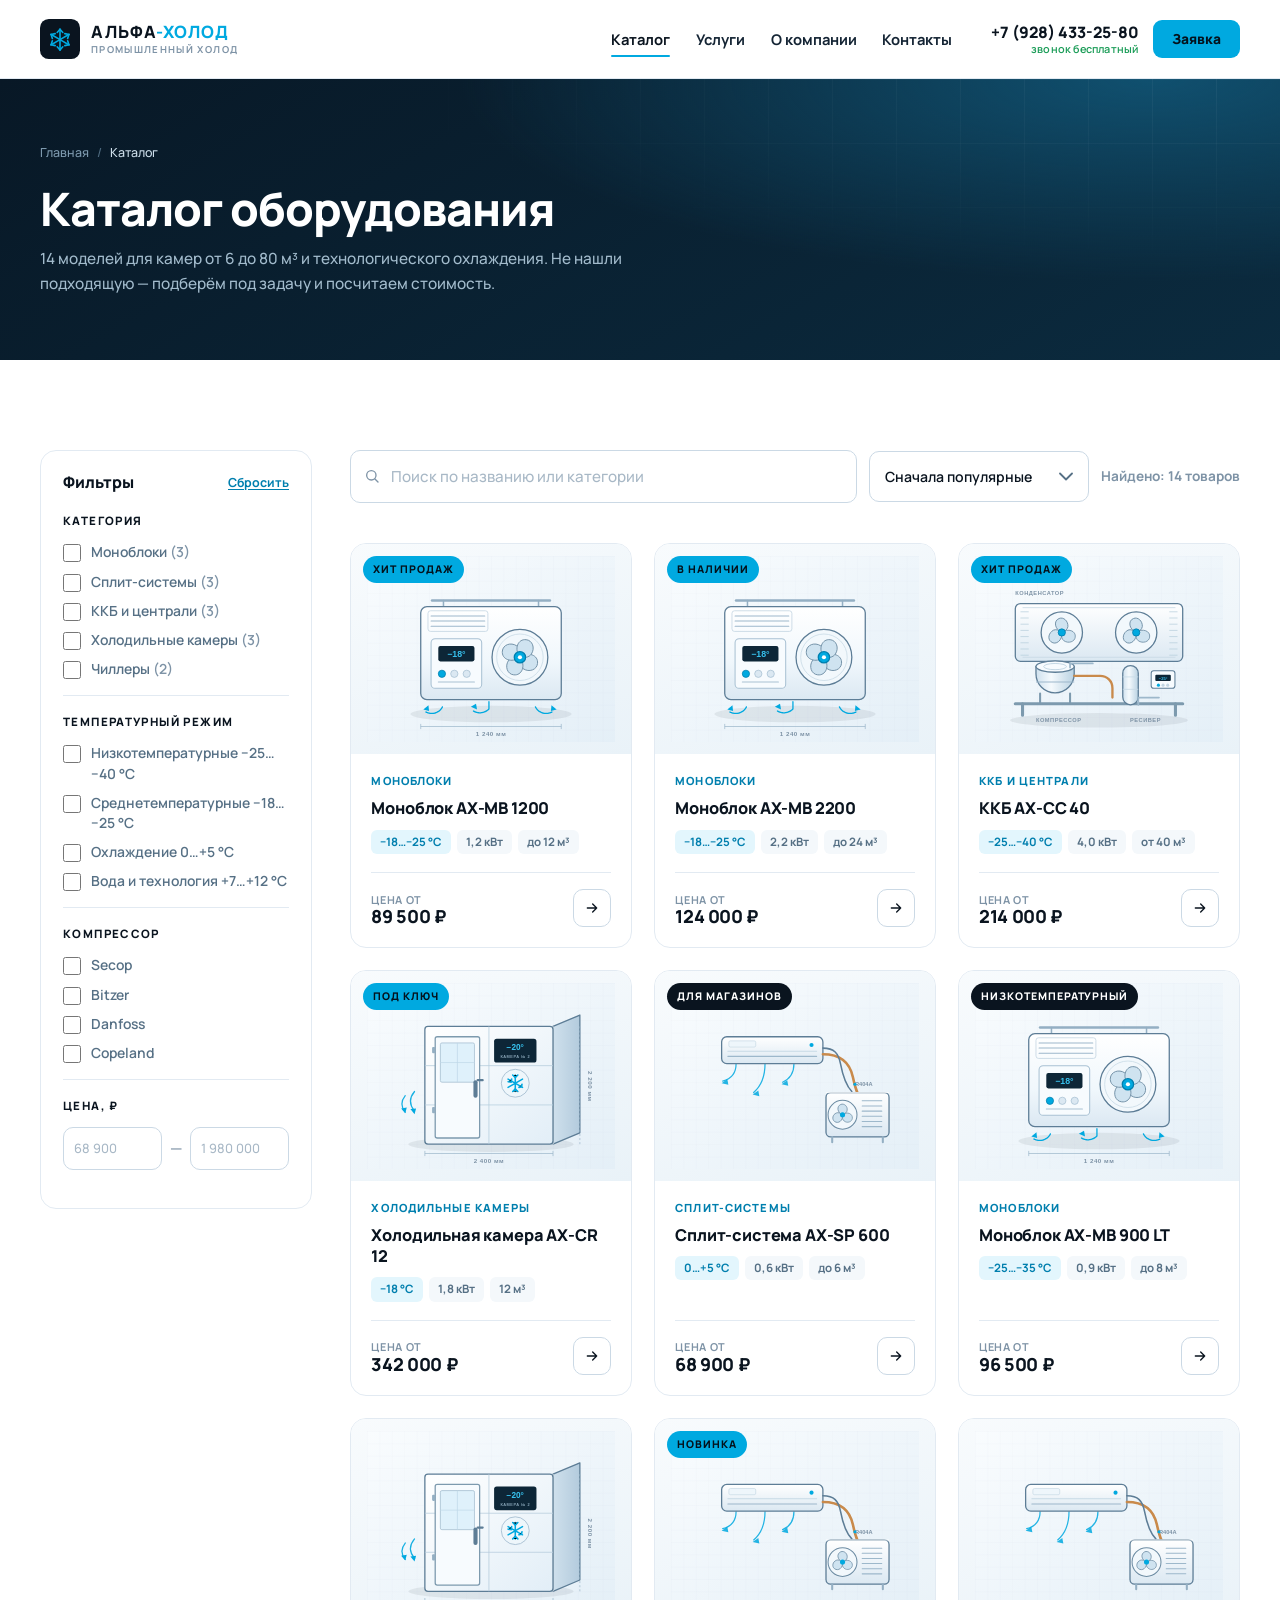
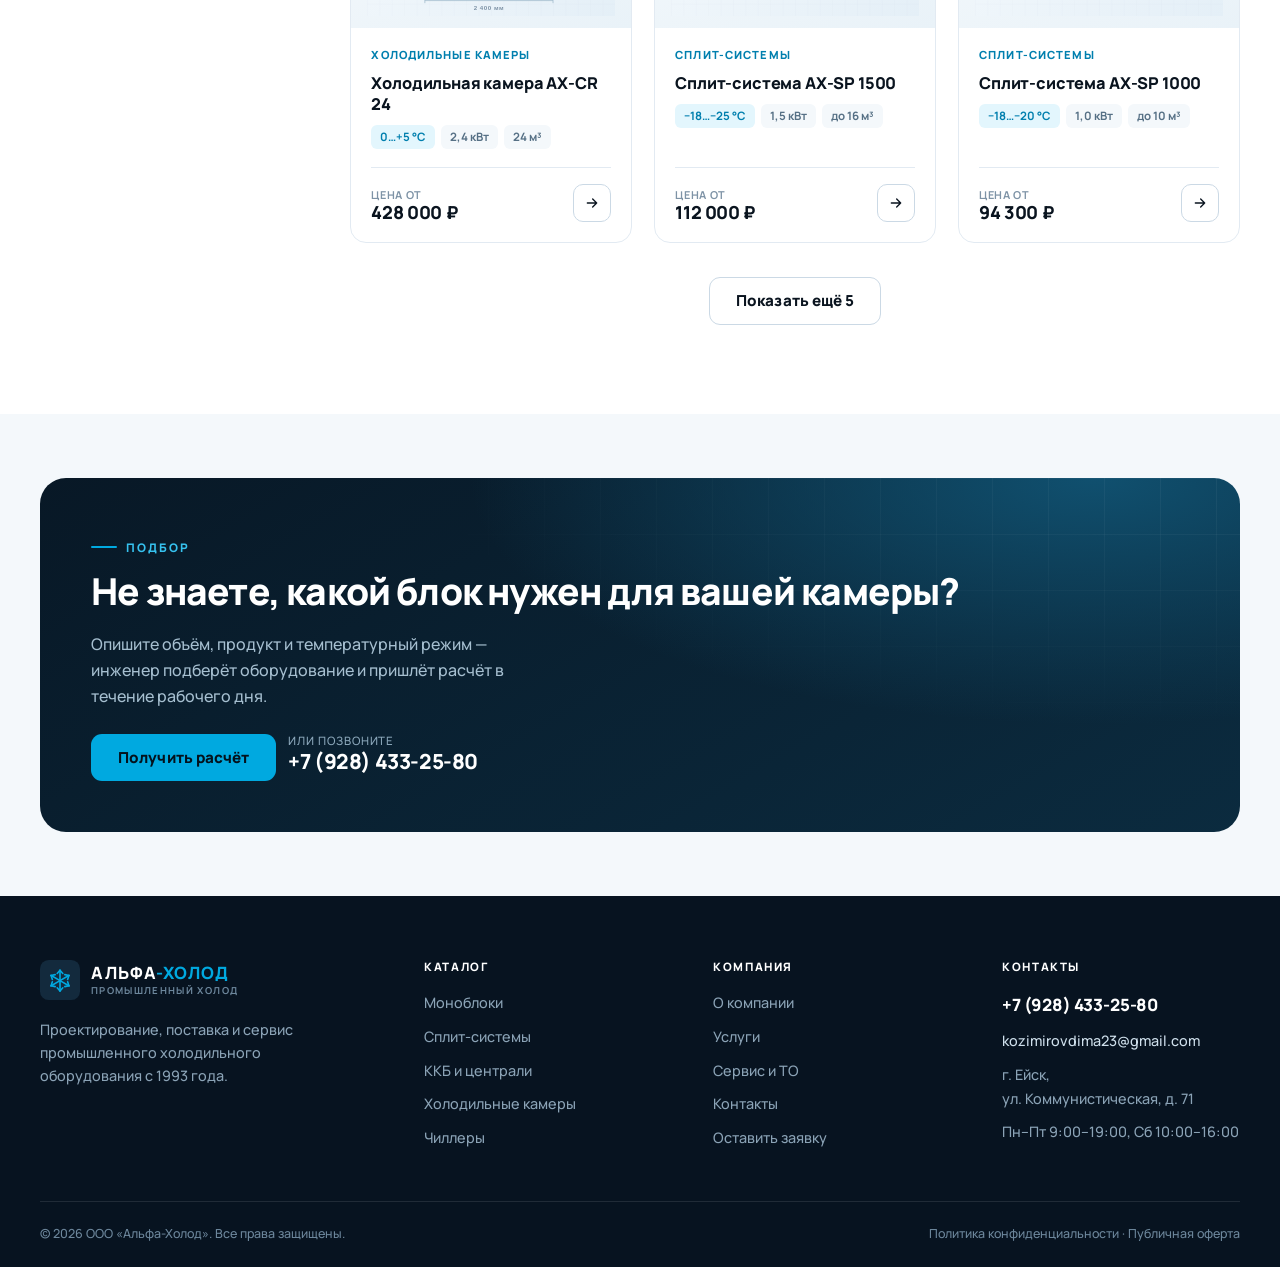
<file: catalog.html>
<!DOCTYPE html>
<html lang="ru">
<head>
  <meta charset="utf-8">
  <meta name="viewport" content="width=device-width, initial-scale=1">
  <title>Каталог холодильного оборудования — Альфа-Холод</title>
  <meta name="description" content="Каталог промышленного холодильного оборудования: моноблоки, сплит-системы, ККБ, холодильные камеры и чиллеры. Фильтры по режиму, производительности и цене.">
  <link rel="icon" href="assets/img/favicon.svg" type="image/svg+xml">
  <link rel="preconnect" href="https://fonts.googleapis.com">
  <link rel="preconnect" href="https://fonts.gstatic.com" crossorigin>
  <link href="https://fonts.googleapis.com/css2?family=Manrope:wght@400;500;600;700;800&display=swap" rel="stylesheet">
  <link rel="stylesheet" href="css/style.css?v=20261026c">
  <script>document.documentElement.classList.add('js');</script>
  <noscript><style>[data-reveal]{opacity:1!important;transform:none!important}</style></noscript>
</head>
<body>
  <a class="skip-link" href="#main">Перейти к содержимому</a>

  <header class="site-header" id="siteHeader">
    <div class="container header-inner">
      <a class="logo" href="index.html" aria-label="Альфа-Холод — на главную">
        <svg class="logo-mark" viewBox="0 0 64 64" aria-hidden="true">
          <rect width="64" height="64" rx="14" fill="#0a141f"/>
          <g transform="translate(32 33)" stroke="#00a9e0" stroke-width="2.6" stroke-linecap="round" stroke-linejoin="round" fill="none"><g><path d="M0 -17 V0"/><path d="M-4.5 -11.5 L0 -16.5 L4.5 -11.5"/></g><g transform="rotate(60)"><path d="M0 -17 V0"/><path d="M-4.5 -11.5 L0 -16.5 L4.5 -11.5"/></g><g transform="rotate(120)"><path d="M0 -17 V0"/><path d="M-4.5 -11.5 L0 -16.5 L4.5 -11.5"/></g><g transform="rotate(180)"><path d="M0 -17 V0"/><path d="M-4.5 -11.5 L0 -16.5 L4.5 -11.5"/></g><g transform="rotate(240)"><path d="M0 -17 V0"/><path d="M-4.5 -11.5 L0 -16.5 L4.5 -11.5"/></g><g transform="rotate(300)"><path d="M0 -17 V0"/><path d="M-4.5 -11.5 L0 -16.5 L4.5 -11.5"/></g></g>
        </svg>
        <span class="logo-text">
          <b>Альфа<span>-Холод</span></b>
          <small>промышленный холод</small>
        </span>
      </a>

      <nav class="nav" id="primaryNav" aria-label="Основная навигация">
        <a href="catalog.html" aria-current="page">Каталог</a>
        <a href="services.html">Услуги</a>
        <a href="about.html">О компании</a>
        <a href="contacts.html">Контакты</a>
        <div class="mobile-extra">
          <a class="btn btn--accent" href="contacts.html#request">Оставить заявку</a>
          <div class="mobile-extra__note">
            <b>+7 (928) 433-25-80</b>
            Пн–Пт 9:00–19:00, Сб 10:00–16:00
          </div>
        </div>
      </nav>

      <div class="header-actions">
        <a class="header-phone" href="tel:+79284332580">
          <b>+7 (928) 433-25-80</b>
          <span>звонок бесплатный</span>
        </a>
        <a class="btn btn--sm btn--accent" href="contacts.html#request">Заявка</a>
        <button class="burger" id="burger" type="button" aria-label="Меню" aria-expanded="false" aria-controls="primaryNav">
          <span></span>
        </button>
      </div>
    </div>
  </header>

  <main id="main">
    <section class="page-head">
      <div class="container">
        <ul class="crumbs">
          <li><a href="index.html">Главная</a></li>
          <li><span aria-current="page">Каталог</span></li>
        </ul>
        <h1>Каталог оборудования</h1>
        <p>14 моделей для камер от 6 до 80 м³ и технологического охлаждения. Не нашли подходящую — подберём под задачу и посчитаем стоимость.</p>
      </div>
    </section>

    <section class="section">
      <div class="container">
        <div class="catalog-layout">
          <!-- Фильтры -->
          <aside class="filters" id="filters" aria-label="Фильтры каталога">
            <div class="filters__head">
              <h2>Фильтры</h2>
              <button class="filters__reset" type="button" data-filters-reset>Сбросить</button>
            </div>

            <div class="filters__group">
              <div class="filters__title">Категория</div>
              <ul class="filters__list" id="filterCats"></ul>
            </div>

            <div class="filters__group">
              <div class="filters__title">Температурный режим</div>
              <ul class="filters__list" id="filterTemps"></ul>
            </div>

            <div class="filters__group">
              <div class="filters__title">Компрессор</div>
              <ul class="filters__list" id="filterComps"></ul>
            </div>

            <div class="filters__group">
              <div class="filters__title">Цена, ₽</div>
              <div class="filters__price">
                <input class="input" id="priceMin" type="number" min="0" step="1000" inputmode="numeric" aria-label="Цена от" placeholder="от">
                <span class="muted">—</span>
                <input class="input" id="priceMax" type="number" min="0" step="1000" inputmode="numeric" aria-label="Цена до" placeholder="до">
              </div>
            </div>
          </aside>

          <!-- Список -->
          <div>
            <div class="catalog-toolbar">
              <button class="btn btn--outline btn--sm filters-toggle" id="filtersToggle" type="button" aria-expanded="false" aria-controls="filters">
                Фильтры
              </button>
              <div class="catalog-search">
                <svg viewBox="0 0 24 24" fill="none" stroke="currentColor" stroke-width="2" aria-hidden="true">
                  <circle cx="11" cy="11" r="7"/>
                  <path d="M16.5 16.5L21 21" stroke-linecap="round"/>
                </svg>
                <input class="input" id="catalogSearch" type="search" placeholder="Поиск по названию или категории" aria-label="Поиск оборудования">
              </div>
              <select class="select" id="catalogSort" aria-label="Сортировка">
                <option value="popular">Сначала популярные</option>
                <option value="price-asc">Цена: по возрастанию</option>
                <option value="price-desc">Цена: по убыванию</option>
                <option value="name">По названию</option>
              </select>
              <span class="catalog-count" id="catalogCount" aria-live="polite"></span>
            </div>

            <div class="chips" id="catalogChips"></div>

            <div class="catalog-grid" id="catalogGrid"></div>

            <div class="catalog-empty" id="catalogEmpty">
              <h3>Ничего не нашлось</h3>
              <p class="muted">Попробуйте убрать часть фильтров или напишите нам — подберём вручную.</p>
              <button class="btn btn--outline" type="button" data-filters-reset style="margin-top:16px">Сбросить фильтры</button>
            </div>

            <div class="catalog-more" id="catalogMore" hidden>
              <button class="btn btn--outline" type="button">Показать ещё</button>
            </div>
          </div>
        </div>
      </div>
    </section>

    <section class="section section--soft section--tight">
      <div class="container">
        <div class="cta" data-reveal>
          <div class="cta__grid cta__grid--single">
            <div>
              <span class="eyebrow eyebrow--light">Подбор</span>
              <h2>Не знаете, какой блок нужен для вашей камеры?</h2>
              <p>Опишите объём, продукт и температурный режим — инженер подберёт оборудование и пришлёт расчёт в течение рабочего дня.</p>
              <div class="cta__actions">
                <a class="btn btn--accent" href="contacts.html#request">Получить расчёт</a>
                <a class="cta__phone" href="tel:+79284332580">
                  <span>Или позвоните</span>
                  <b>+7 (928) 433-25-80</b>
                </a>
              </div>
            </div>
          </div>
        </div>
      </div>
    </section>
  </main>

  <footer class="site-footer">
    <div class="container">
      <div class="footer-grid">
        <div>
          <a class="logo" href="index.html" aria-label="Альфа-Холод — на главную">
            <svg class="logo-mark" viewBox="0 0 64 64" aria-hidden="true">
              <rect width="64" height="64" rx="14" fill="#132a3d"/>
              <g transform="translate(32 33)" stroke="#00a9e0" stroke-width="2.6" stroke-linecap="round" stroke-linejoin="round" fill="none"><g><path d="M0 -17 V0"/><path d="M-4.5 -11.5 L0 -16.5 L4.5 -11.5"/></g><g transform="rotate(60)"><path d="M0 -17 V0"/><path d="M-4.5 -11.5 L0 -16.5 L4.5 -11.5"/></g><g transform="rotate(120)"><path d="M0 -17 V0"/><path d="M-4.5 -11.5 L0 -16.5 L4.5 -11.5"/></g><g transform="rotate(180)"><path d="M0 -17 V0"/><path d="M-4.5 -11.5 L0 -16.5 L4.5 -11.5"/></g><g transform="rotate(240)"><path d="M0 -17 V0"/><path d="M-4.5 -11.5 L0 -16.5 L4.5 -11.5"/></g><g transform="rotate(300)"><path d="M0 -17 V0"/><path d="M-4.5 -11.5 L0 -16.5 L4.5 -11.5"/></g></g>
            </svg>
            <span class="logo-text">
              <b>Альфа<span>-Холод</span></b>
              <small>промышленный холод</small>
            </span>
          </a>
          <p class="footer-about">Проектирование, поставка и сервис промышленного холодильного оборудования с 1993 года.</p>
        </div>
        <div class="footer-col">
          <h4>Каталог</h4>
          <ul>
            <li><a href="catalog.html?cat=monoblock">Моноблоки</a></li>
            <li><a href="catalog.html?cat=split">Сплит-системы</a></li>
            <li><a href="catalog.html?cat=kkb">ККБ и централи</a></li>
            <li><a href="catalog.html?cat=coldroom">Холодильные камеры</a></li>
            <li><a href="catalog.html?cat=chiller">Чиллеры</a></li>
          </ul>
        </div>
        <div class="footer-col">
          <h4>Компания</h4>
          <ul>
            <li><a href="about.html">О компании</a></li>
            <li><a href="services.html">Услуги</a></li>
            <li><a href="services.html#service">Сервис и ТО</a></li>
            <li><a href="contacts.html">Контакты</a></li>
            <li><a href="contacts.html#request">Оставить заявку</a></li>
          </ul>
        </div>
        <div class="footer-col">
          <h4>Контакты</h4>
          <div class="footer-contact">
            <a href="tel:+79284332580"><b>+7 (928) 433-25-80</b></a>
            <a href="mailto:kozimirovdima23@gmail.com">kozimirovdima23@gmail.com</a>
            <span>г. Ейск,<br>ул. Коммунистическая, д. 71</span>
            <span>Пн–Пт 9:00–19:00, Сб 10:00–16:00</span>
          </div>
        </div>
      </div>
      <div class="footer-bottom">
        <span>© <span data-year>2026</span> ООО «Альфа-Холод». Все права защищены.</span>
        <span><a href="#">Политика конфиденциальности</a> · <a href="#">Публичная оферта</a></span>
      </div>
    </div>
  </footer>

  <script src="js/data.js?v=20261026c"></script>
  <script src="js/app.js?v=20261026c"></script>
</body>
</html>
</file>
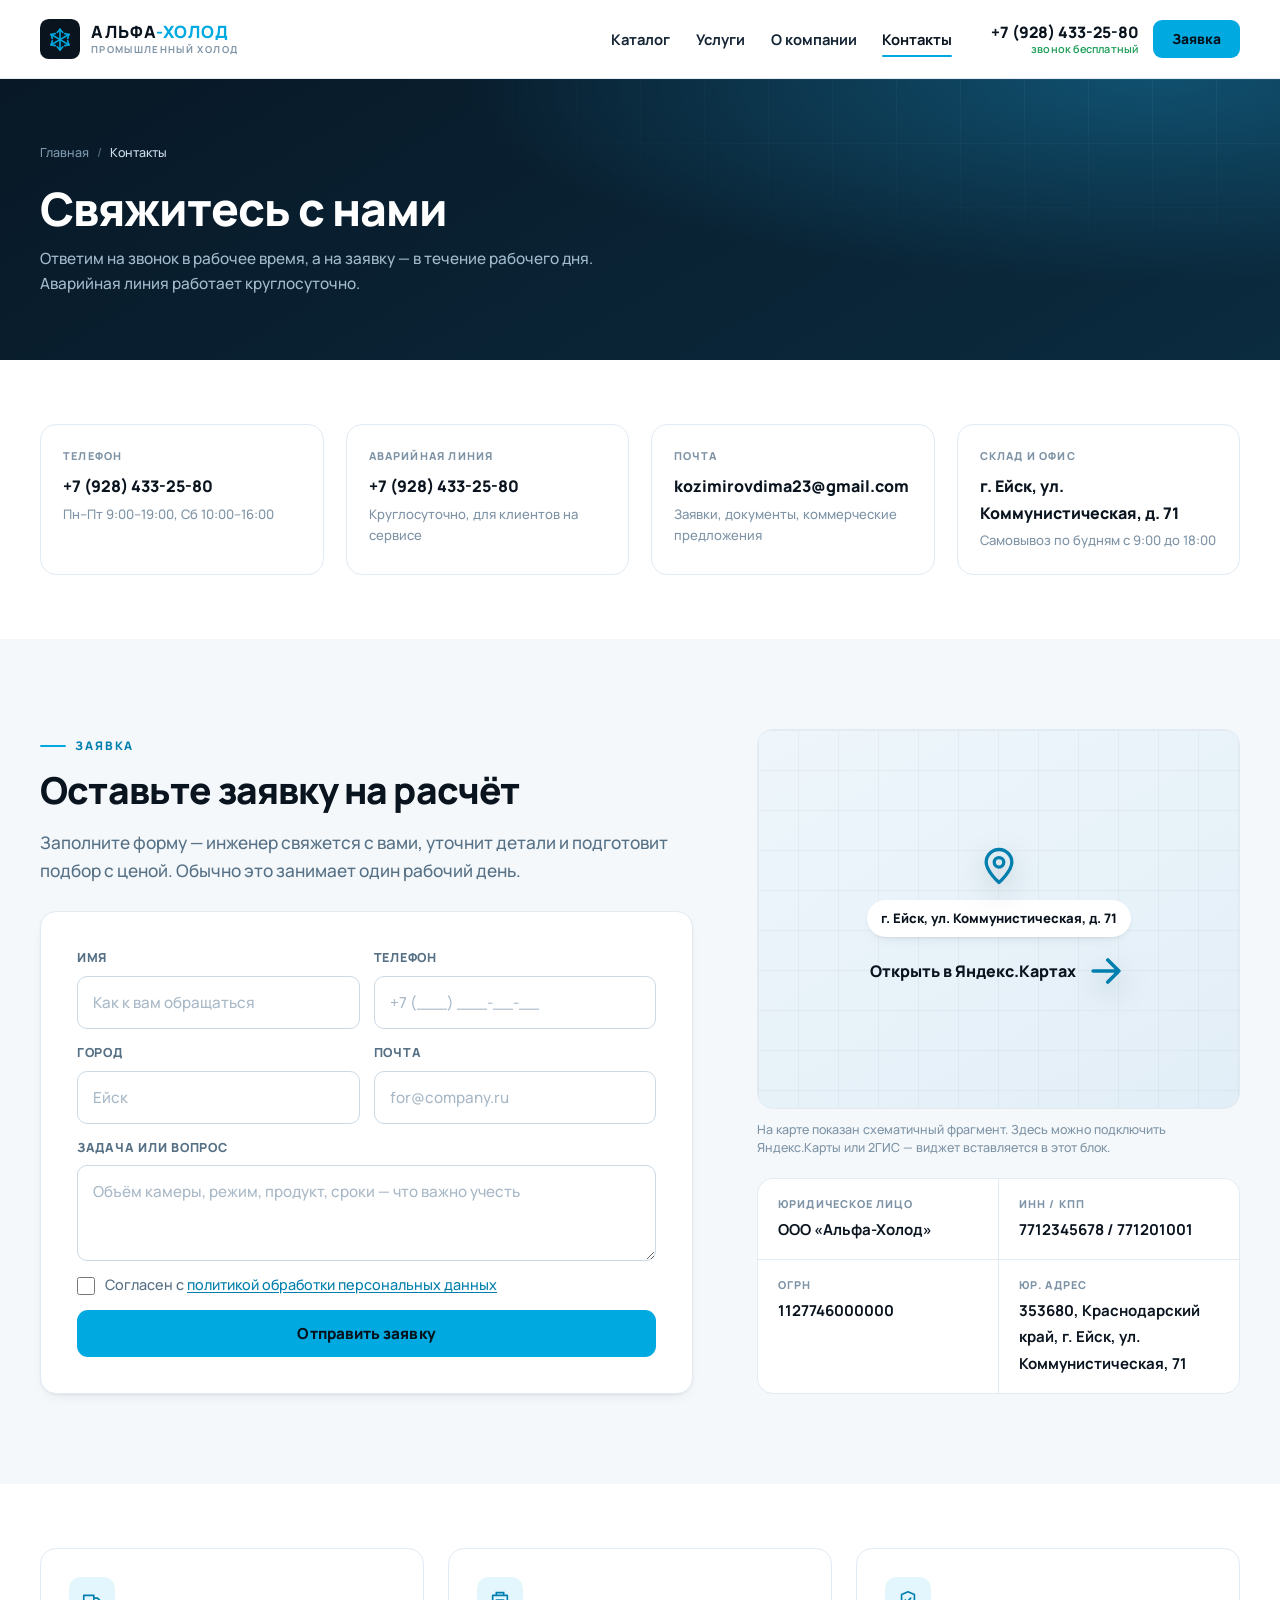
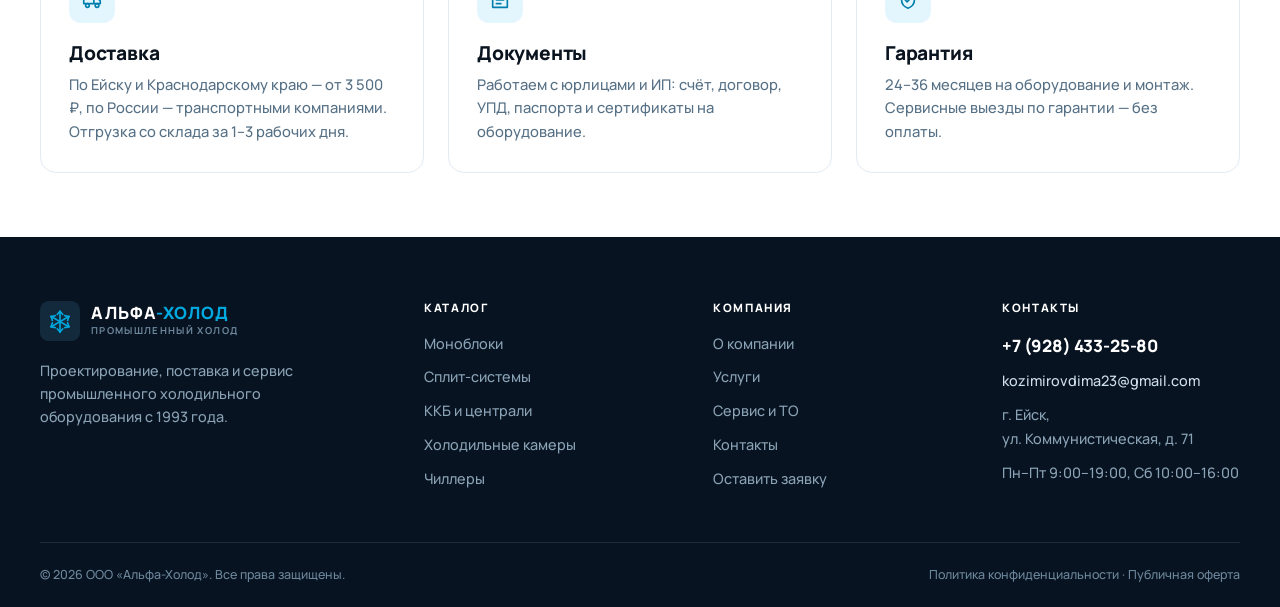
<file: contacts.html>
<!DOCTYPE html>
<html lang="ru">
<head>
  <meta charset="utf-8">
  <meta name="viewport" content="width=device-width, initial-scale=1">
  <title>Контакты — Альфа-Холод</title>
  <meta name="description" content="Контакты Альфа-Холод: телефон, почта, адрес склада в Ейске. Оставьте заявку на расчёт холодильного оборудования.">
  <link rel="icon" href="assets/img/favicon.svg" type="image/svg+xml">
  <link rel="preconnect" href="https://fonts.googleapis.com">
  <link rel="preconnect" href="https://fonts.gstatic.com" crossorigin>
  <link href="https://fonts.googleapis.com/css2?family=Manrope:wght@400;500;600;700;800&display=swap" rel="stylesheet">
  <link rel="stylesheet" href="css/style.css?v=20261026c">
  <script>document.documentElement.classList.add('js');</script>
  <noscript><style>[data-reveal]{opacity:1!important;transform:none!important}</style></noscript>
</head>
<body>
  <a class="skip-link" href="#main">Перейти к содержимому</a>

  <header class="site-header" id="siteHeader">
    <div class="container header-inner">
      <a class="logo" href="index.html" aria-label="Альфа-Холод — на главную">
        <svg class="logo-mark" viewBox="0 0 64 64" aria-hidden="true">
          <rect width="64" height="64" rx="14" fill="#0a141f"/>
          <g transform="translate(32 33)" stroke="#00a9e0" stroke-width="2.6" stroke-linecap="round" stroke-linejoin="round" fill="none"><g><path d="M0 -17 V0"/><path d="M-4.5 -11.5 L0 -16.5 L4.5 -11.5"/></g><g transform="rotate(60)"><path d="M0 -17 V0"/><path d="M-4.5 -11.5 L0 -16.5 L4.5 -11.5"/></g><g transform="rotate(120)"><path d="M0 -17 V0"/><path d="M-4.5 -11.5 L0 -16.5 L4.5 -11.5"/></g><g transform="rotate(180)"><path d="M0 -17 V0"/><path d="M-4.5 -11.5 L0 -16.5 L4.5 -11.5"/></g><g transform="rotate(240)"><path d="M0 -17 V0"/><path d="M-4.5 -11.5 L0 -16.5 L4.5 -11.5"/></g><g transform="rotate(300)"><path d="M0 -17 V0"/><path d="M-4.5 -11.5 L0 -16.5 L4.5 -11.5"/></g></g>
        </svg>
        <span class="logo-text">
          <b>Альфа<span>-Холод</span></b>
          <small>промышленный холод</small>
        </span>
      </a>

      <nav class="nav" id="primaryNav" aria-label="Основная навигация">
        <a href="catalog.html">Каталог</a>
        <a href="services.html">Услуги</a>
        <a href="about.html">О компании</a>
        <a href="contacts.html" aria-current="page">Контакты</a>
        <div class="mobile-extra">
          <a class="btn btn--accent" href="#request">Оставить заявку</a>
          <div class="mobile-extra__note">
            <b>+7 (928) 433-25-80</b>
            Пн–Пт 9:00–19:00, Сб 10:00–16:00
          </div>
        </div>
      </nav>

      <div class="header-actions">
        <a class="header-phone" href="tel:+79284332580">
          <b>+7 (928) 433-25-80</b>
          <span>звонок бесплатный</span>
        </a>
        <a class="btn btn--sm btn--accent" href="#request">Заявка</a>
        <button class="burger" id="burger" type="button" aria-label="Меню" aria-expanded="false" aria-controls="primaryNav">
          <span></span>
        </button>
      </div>
    </div>
  </header>

  <main id="main">
    <section class="page-head">
      <div class="container">
        <ul class="crumbs">
          <li><a href="index.html">Главная</a></li>
          <li><span aria-current="page">Контакты</span></li>
        </ul>
        <h1>Свяжитесь с нами</h1>
        <p>Ответим на звонок в рабочее время, а на заявку — в течение рабочего дня. Аварийная линия работает круглосуточно.</p>
      </div>
    </section>

    <section class="section section--tight">
      <div class="container">
        <div class="contact-cards" data-reveal>
          <div class="contact-card">
            <small>Телефон</small>
            <a href="tel:+79284332580">+7 (928) 433-25-80</a>
            <p>Пн–Пт 9:00–19:00, Сб 10:00–16:00</p>
          </div>
          <div class="contact-card">
            <small>Аварийная линия</small>
            <a href="tel:+79284332580">+7 (928) 433-25-80</a>
            <p>Круглосуточно, для клиентов на сервисе</p>
          </div>
          <div class="contact-card">
            <small>Почта</small>
            <a href="mailto:kozimirovdima23@gmail.com">kozimirovdima23@gmail.com</a>
            <p>Заявки, документы, коммерческие предложения</p>
          </div>
          <div class="contact-card">
            <small>Склад и офис</small>
            <b>г. Ейск, ул. Коммунистическая, д. 71</b>
            <p>Самовывоз по будням с 9:00 до 18:00</p>
          </div>
        </div>
      </div>
    </section>

    <section class="section section--soft" id="request">
      <div class="container split split--wide-left">
        <div data-reveal>
          <span class="eyebrow">Заявка</span>
          <h2>Оставьте заявку на расчёт</h2>
          <p class="lead">Заполните форму — инженер свяжется с вами, уточнит детали и подготовит подбор с ценой. Обычно это занимает один рабочий день.</p>

          <div class="request-panel" style="margin-top:26px">
            <form data-form action="https://formsubmit.co/kozimirovdima23@gmail.com" method="post" data-form-name="Заявка — контакты" novalidate>
              <div class="hp-field" aria-hidden="true">
                <label for="contactWebsite">Не заполняйте это поле</label>
                <input type="text" id="contactWebsite" name="_honey" tabindex="-1" autocomplete="off">
              </div>
              <div class="form-row">
                <div class="field">
                  <label for="contactName">Имя</label>
                  <input class="input" id="contactName" name="name" type="text" placeholder="Как к вам обращаться" required>
                </div>
                <div class="field">
                  <label for="contactPhone">Телефон</label>
                  <input class="input" id="contactPhone" name="phone" type="tel" placeholder="+7 (___) ___-__-__" required>
                </div>
              </div>
              <div class="form-row">
                <div class="field">
                  <label for="contactCity">Город</label>
                  <input class="input" id="contactCity" name="city" type="text" placeholder="Ейск">
                </div>
                <div class="field">
                  <label for="contactEmail">Почта</label>
                  <input class="input" id="contactEmail" name="email" type="email" placeholder="for@company.ru">
                </div>
              </div>
              <div class="field">
                <label for="requestComment">Задача или вопрос</label>
                <textarea class="textarea" id="requestComment" name="comment" placeholder="Объём камеры, режим, продукт, сроки — что важно учесть"></textarea>
              </div>
              <label class="check">
                <input type="checkbox" name="consent" value="1" required>
                <span>Согласен с <a href="#">политикой обработки персональных данных</a></span>
              </label>
              <input type="hidden" name="consent_required" value="1">
              <button class="btn btn--accent btn--block" type="submit">Отправить заявку</button>
              <div class="form-status" role="status">
                Спасибо! Заявка принята — инженер свяжется с вами в течение рабочего дня.
              </div>
            </form>
          </div>
        </div>

        <div data-reveal>
          <div class="map-frame">
            <div class="map-frame__pin">
              <svg viewBox="0 0 24 24" fill="none" stroke="currentColor" stroke-width="1.8" aria-hidden="true">
                <path d="M12 21s7-6.2 7-11a7 7 0 1 0-14 0c0 4.8 7 11 7 11z" stroke-linejoin="round"/>
                <circle cx="12" cy="10" r="2.6"/>
              </svg>
              <b>г. Ейск, ул. Коммунистическая, д. 71</b>
              <a class="link-arrow" href="https://yandex.ru/maps/?text=Ейск,%20улица%20Коммунистическая,%2071" target="_blank" rel="noopener">
                Открыть в Яндекс.Картах
                <svg viewBox="0 0 24 24" fill="none" stroke="currentColor" stroke-width="2" aria-hidden="true"><path d="M5 12h14M13 6l6 6-6 6" stroke-linecap="round" stroke-linejoin="round"/></svg>
              </a>
            </div>
          </div>
          <p class="form-note" style="margin-top:12px">
            На карте показан схематичный фрагмент. Здесь можно подключить Яндекс.Карты или 2ГИС — виджет вставляется в этот блок.
          </p>

          <div class="requisites" style="margin-top:20px">
            <div><small>Юридическое лицо</small><b>ООО «Альфа-Холод»</b></div>
            <div><small>ИНН / КПП</small><b>7712345678 / 771201001</b></div>
            <div><small>ОГРН</small><b>1127746000000</b></div>
            <div><small>Юр. адрес</small><b>353680, Краснодарский край, г. Ейск, ул. Коммунистическая, 71</b></div>
          </div>
        </div>
      </div>
    </section>

    <section class="section section--tight">
      <div class="container">
        <div class="grid grid--3">
          <article class="card" data-reveal>
            <div class="card__icon">
              <svg viewBox="0 0 24 24" fill="none" stroke="currentColor" stroke-width="1.8" aria-hidden="true"><path d="M3 7h11v9H3zM14 10h4l3 3v3h-7" stroke-linecap="round" stroke-linejoin="round"/><circle cx="7" cy="18" r="2"/><circle cx="17.5" cy="18" r="2"/></svg>
            </div>
            <h3>Доставка</h3>
            <p>По Ейску и Краснодарскому краю — от 3 500 ₽, по России — транспортными компаниями. Отгрузка со склада за 1–3 рабочих дня.</p>
          </article>
          <article class="card" data-reveal>
            <div class="card__icon">
              <svg viewBox="0 0 24 24" fill="none" stroke="currentColor" stroke-width="1.8" aria-hidden="true"><path d="M4 7h16v13H4z" stroke-linecap="round" stroke-linejoin="round"/><path d="M8 7V4h8v3M8 12h8M8 16h5" stroke-linecap="round"/></svg>
            </div>
            <h3>Документы</h3>
            <p>Работаем с юрлицами и ИП: счёт, договор, УПД, паспорта и сертификаты на оборудование.</p>
          </article>
          <article class="card" data-reveal>
            <div class="card__icon">
              <svg viewBox="0 0 24 24" fill="none" stroke="currentColor" stroke-width="1.8" aria-hidden="true"><path d="M12 3l7 3v6c0 4.5-3 7.5-7 9-4-1.5-7-4.5-7-9V6l7-3z" stroke-linecap="round" stroke-linejoin="round"/><path d="M9 12l2 2 4-4" stroke-linecap="round" stroke-linejoin="round"/></svg>
            </div>
            <h3>Гарантия</h3>
            <p>24–36 месяцев на оборудование и монтаж. Сервисные выезды по гарантии — без оплаты.</p>
          </article>
        </div>
      </div>
    </section>
  </main>

  <footer class="site-footer">
    <div class="container">
      <div class="footer-grid">
        <div>
          <a class="logo" href="index.html" aria-label="Альфа-Холод — на главную">
            <svg class="logo-mark" viewBox="0 0 64 64" aria-hidden="true">
              <rect width="64" height="64" rx="14" fill="#132a3d"/>
              <g transform="translate(32 33)" stroke="#00a9e0" stroke-width="2.6" stroke-linecap="round" stroke-linejoin="round" fill="none"><g><path d="M0 -17 V0"/><path d="M-4.5 -11.5 L0 -16.5 L4.5 -11.5"/></g><g transform="rotate(60)"><path d="M0 -17 V0"/><path d="M-4.5 -11.5 L0 -16.5 L4.5 -11.5"/></g><g transform="rotate(120)"><path d="M0 -17 V0"/><path d="M-4.5 -11.5 L0 -16.5 L4.5 -11.5"/></g><g transform="rotate(180)"><path d="M0 -17 V0"/><path d="M-4.5 -11.5 L0 -16.5 L4.5 -11.5"/></g><g transform="rotate(240)"><path d="M0 -17 V0"/><path d="M-4.5 -11.5 L0 -16.5 L4.5 -11.5"/></g><g transform="rotate(300)"><path d="M0 -17 V0"/><path d="M-4.5 -11.5 L0 -16.5 L4.5 -11.5"/></g></g>
            </svg>
            <span class="logo-text">
              <b>Альфа<span>-Холод</span></b>
              <small>промышленный холод</small>
            </span>
          </a>
          <p class="footer-about">Проектирование, поставка и сервис промышленного холодильного оборудования с 1993 года.</p>
        </div>
        <div class="footer-col">
          <h4>Каталог</h4>
          <ul>
            <li><a href="catalog.html?cat=monoblock">Моноблоки</a></li>
            <li><a href="catalog.html?cat=split">Сплит-системы</a></li>
            <li><a href="catalog.html?cat=kkb">ККБ и централи</a></li>
            <li><a href="catalog.html?cat=coldroom">Холодильные камеры</a></li>
            <li><a href="catalog.html?cat=chiller">Чиллеры</a></li>
          </ul>
        </div>
        <div class="footer-col">
          <h4>Компания</h4>
          <ul>
            <li><a href="about.html">О компании</a></li>
            <li><a href="services.html">Услуги</a></li>
            <li><a href="services.html#service">Сервис и ТО</a></li>
            <li><a href="contacts.html">Контакты</a></li>
            <li><a href="contacts.html#request">Оставить заявку</a></li>
          </ul>
        </div>
        <div class="footer-col">
          <h4>Контакты</h4>
          <div class="footer-contact">
            <a href="tel:+79284332580"><b>+7 (928) 433-25-80</b></a>
            <a href="mailto:kozimirovdima23@gmail.com">kozimirovdima23@gmail.com</a>
            <span>г. Ейск,<br>ул. Коммунистическая, д. 71</span>
            <span>Пн–Пт 9:00–19:00, Сб 10:00–16:00</span>
          </div>
        </div>
      </div>
      <div class="footer-bottom">
        <span>© <span data-year>2026</span> ООО «Альфа-Холод». Все права защищены.</span>
        <span><a href="#">Политика конфиденциальности</a> · <a href="#">Публичная оферта</a></span>
      </div>
    </div>
  </footer>

  <script src="js/data.js?v=20261026c"></script>
  <script src="js/app.js?v=20261026c"></script>
</body>
</html>
</file>
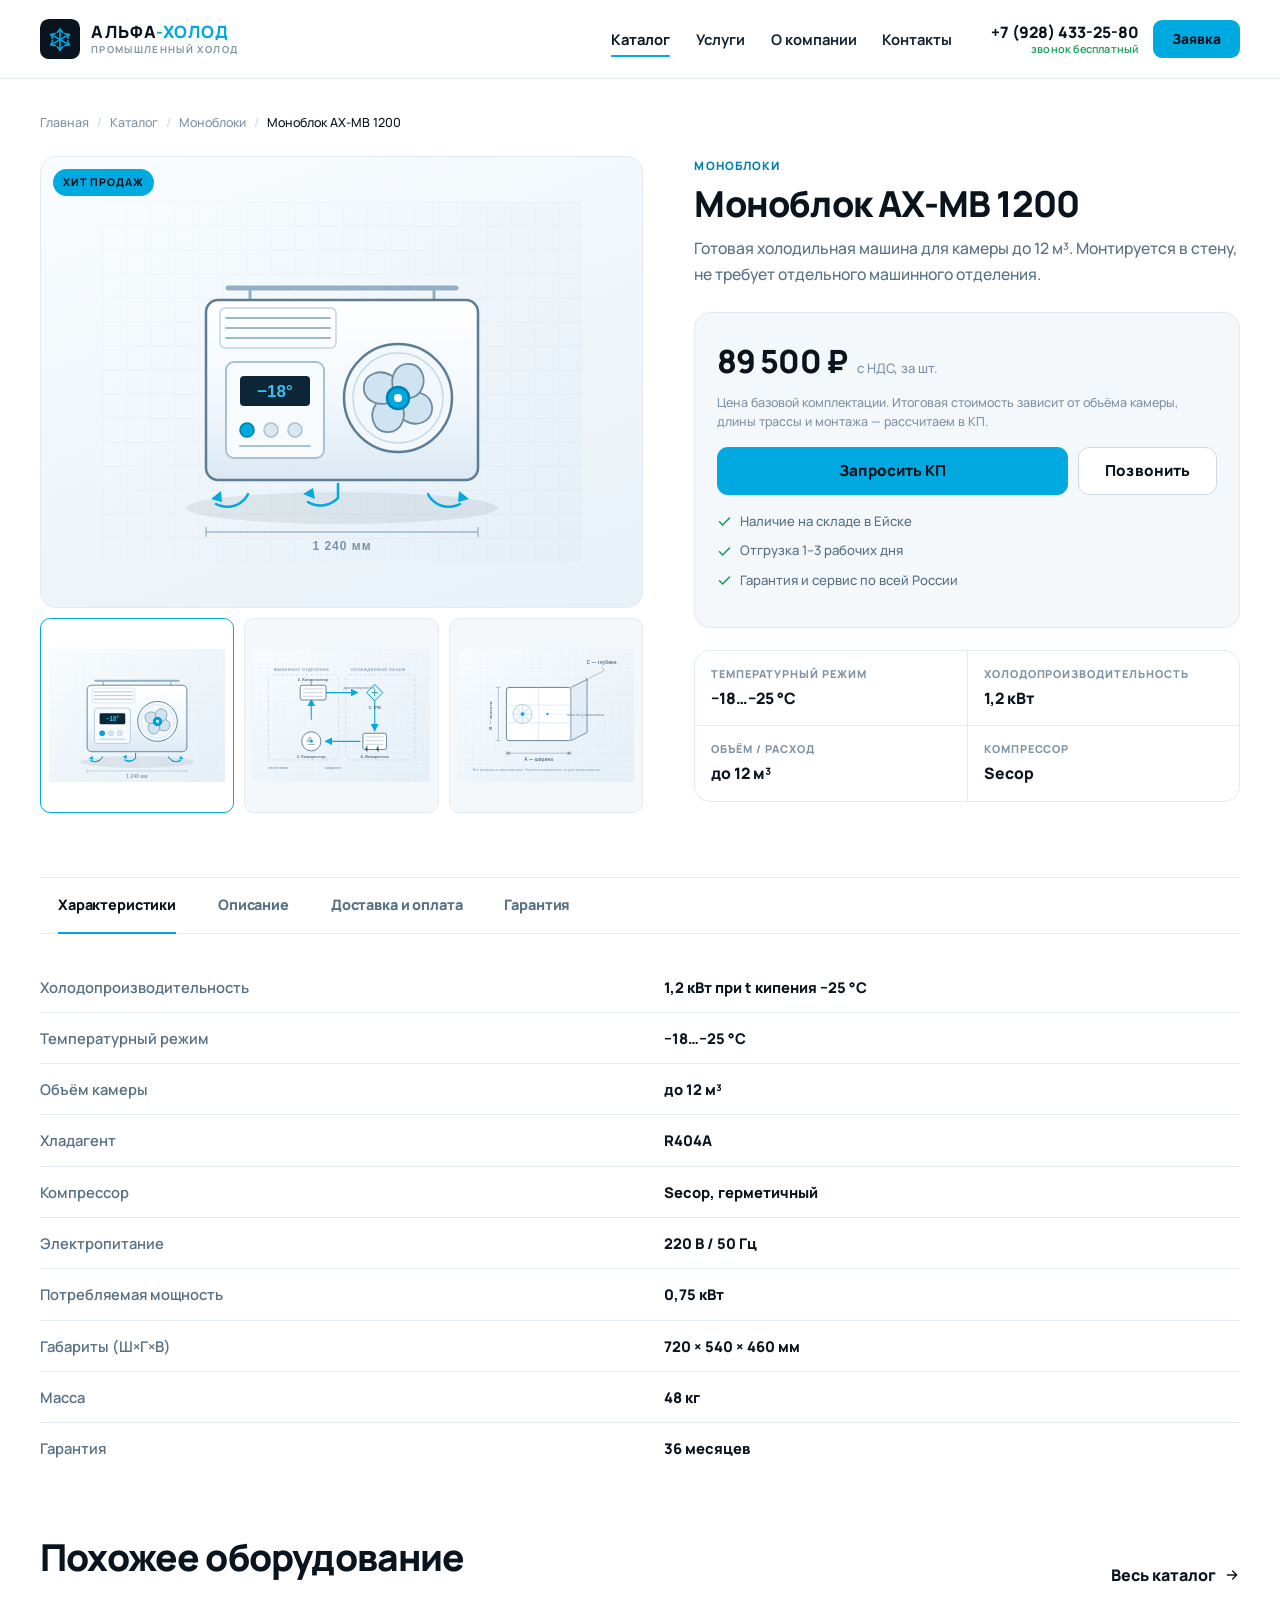
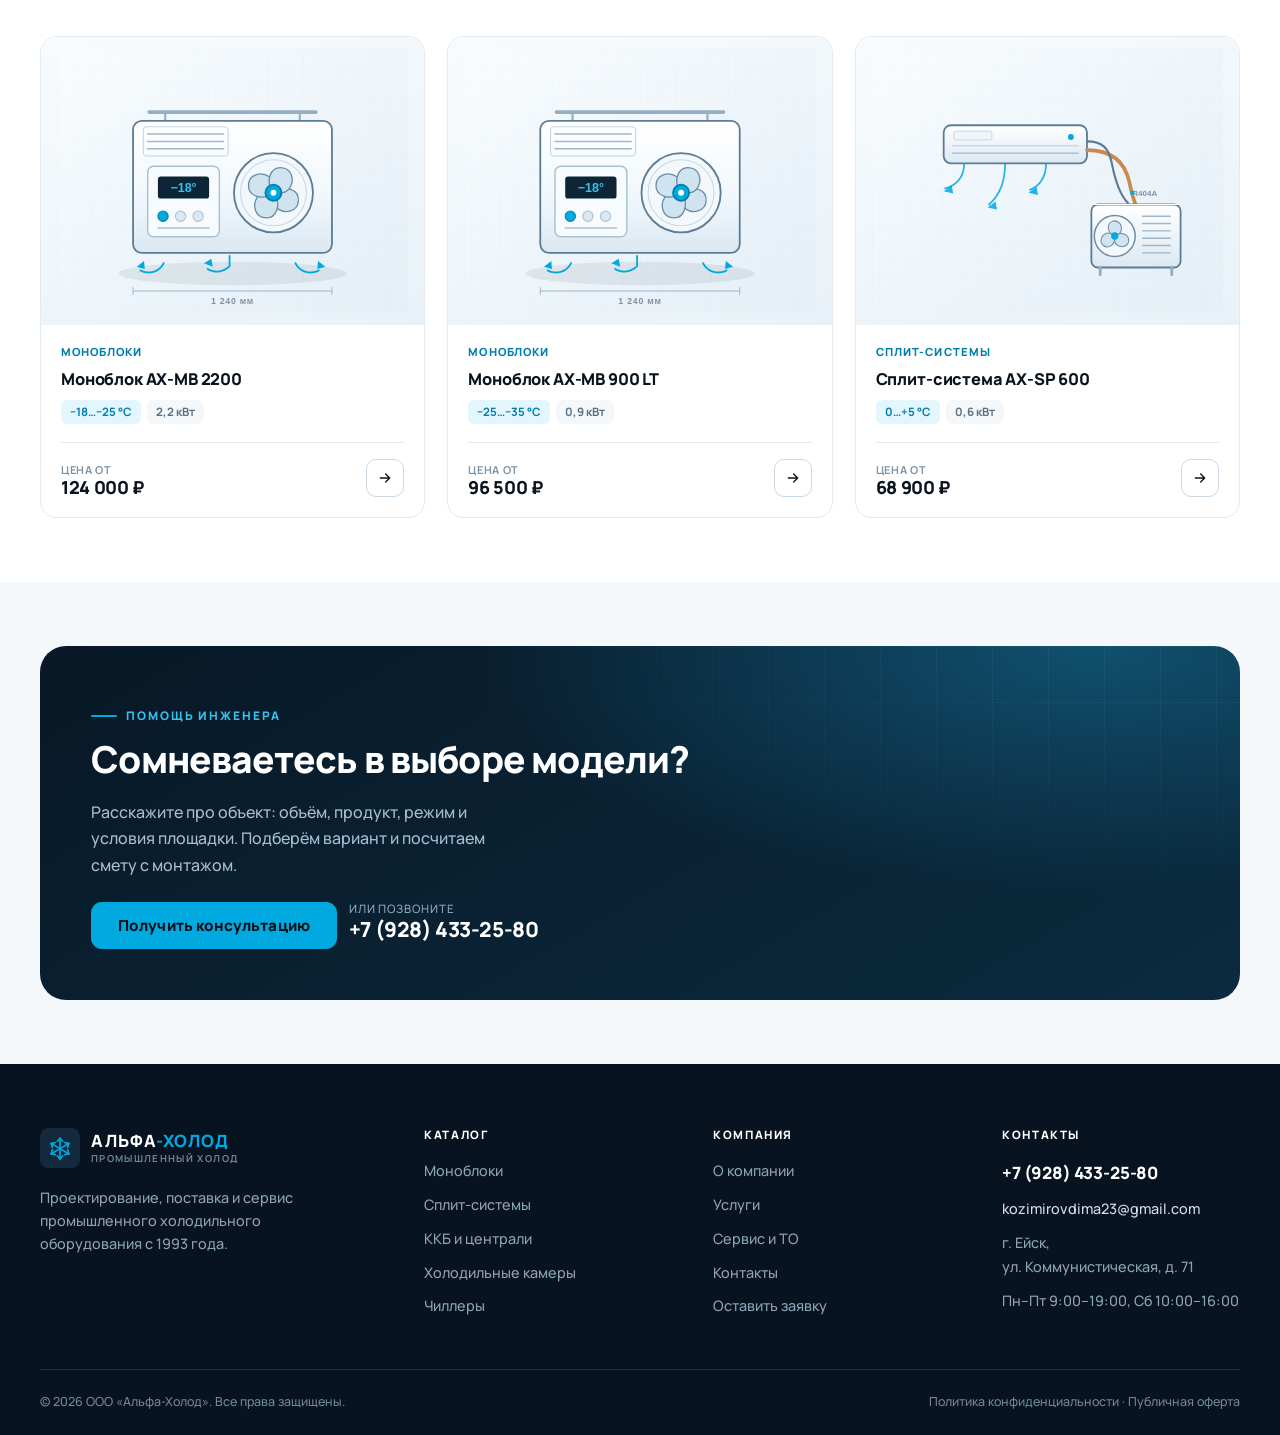
<file: product.html>
<!DOCTYPE html>
<html lang="ru">
<head>
  <meta charset="utf-8">
  <meta name="viewport" content="width=device-width, initial-scale=1">
  <title>Карточка оборудования — Альфа-Холод</title>
  <meta name="description" content="Характеристики, цена и условия поставки промышленного холодильного оборудования Альфа-Холод.">
  <link rel="icon" href="assets/img/favicon.svg" type="image/svg+xml">
  <link rel="preconnect" href="https://fonts.googleapis.com">
  <link rel="preconnect" href="https://fonts.gstatic.com" crossorigin>
  <link href="https://fonts.googleapis.com/css2?family=Manrope:wght@400;500;600;700;800&display=swap" rel="stylesheet">
  <link rel="stylesheet" href="css/style.css?v=20261026c">
  <script>document.documentElement.classList.add('js');</script>
  <noscript><style>[data-reveal]{opacity:1!important;transform:none!important}</style></noscript>
</head>
<body>
  <a class="skip-link" href="#main">Перейти к содержимому</a>

  <header class="site-header" id="siteHeader">
    <div class="container header-inner">
      <a class="logo" href="index.html" aria-label="Альфа-Холод — на главную">
        <svg class="logo-mark" viewBox="0 0 64 64" aria-hidden="true">
          <rect width="64" height="64" rx="14" fill="#0a141f"/>
          <g transform="translate(32 33)" stroke="#00a9e0" stroke-width="2.6" stroke-linecap="round" stroke-linejoin="round" fill="none"><g><path d="M0 -17 V0"/><path d="M-4.5 -11.5 L0 -16.5 L4.5 -11.5"/></g><g transform="rotate(60)"><path d="M0 -17 V0"/><path d="M-4.5 -11.5 L0 -16.5 L4.5 -11.5"/></g><g transform="rotate(120)"><path d="M0 -17 V0"/><path d="M-4.5 -11.5 L0 -16.5 L4.5 -11.5"/></g><g transform="rotate(180)"><path d="M0 -17 V0"/><path d="M-4.5 -11.5 L0 -16.5 L4.5 -11.5"/></g><g transform="rotate(240)"><path d="M0 -17 V0"/><path d="M-4.5 -11.5 L0 -16.5 L4.5 -11.5"/></g><g transform="rotate(300)"><path d="M0 -17 V0"/><path d="M-4.5 -11.5 L0 -16.5 L4.5 -11.5"/></g></g>
        </svg>
        <span class="logo-text">
          <b>Альфа<span>-Холод</span></b>
          <small>промышленный холод</small>
        </span>
      </a>

      <nav class="nav" id="primaryNav" aria-label="Основная навигация">
        <a href="catalog.html" aria-current="page">Каталог</a>
        <a href="services.html">Услуги</a>
        <a href="about.html">О компании</a>
        <a href="contacts.html">Контакты</a>
        <div class="mobile-extra">
          <a class="btn btn--accent" href="contacts.html#request">Оставить заявку</a>
          <div class="mobile-extra__note">
            <b>+7 (928) 433-25-80</b>
            Пн–Пт 9:00–19:00, Сб 10:00–16:00
          </div>
        </div>
      </nav>

      <div class="header-actions">
        <a class="header-phone" href="tel:+79284332580">
          <b>+7 (928) 433-25-80</b>
          <span>звонок бесплатный</span>
        </a>
        <a class="btn btn--sm btn--accent" href="contacts.html#request">Заявка</a>
        <button class="burger" id="burger" type="button" aria-label="Меню" aria-expanded="false" aria-controls="primaryNav">
          <span></span>
        </button>
      </div>
    </div>
  </header>

  <main id="main">
    <section class="section section--tight" style="padding-top:22px">
      <div class="container">
        <ul class="crumbs crumbs--light">
          <li><a href="index.html">Главная</a></li>
          <li><a href="catalog.html">Каталог</a></li>
          <li id="crumbCategory"><a href="catalog.html">Оборудование</a></li>
          <li><span id="crumbName" aria-current="page">Карточка товара</span></li>
        </ul>

        <div id="productPage"></div>

        <noscript>
          <div class="catalog-empty is-visible" style="margin-top:24px">
            <h3>Для просмотра карточки включите JavaScript</h3>
            <p class="muted">Или позвоните нам: <a href="tel:+79284332580">+7 (928) 433-25-80</a> — подскажем наличие и цену.</p>
          </div>
        </noscript>
      </div>
    </section>

    <section class="section section--soft section--tight">
      <div class="container">
        <div class="cta" data-reveal>
          <div class="cta__grid cta__grid--single">
            <div>
              <span class="eyebrow eyebrow--light">Помощь инженера</span>
              <h2>Сомневаетесь в выборе модели?</h2>
              <p>Расскажите про объект: объём, продукт, режим и условия площадки. Подберём вариант и посчитаем смету с монтажом.</p>
              <div class="cta__actions">
                <a class="btn btn--accent" href="contacts.html#request">Получить консультацию</a>
                <a class="cta__phone" href="tel:+79284332580">
                  <span>Или позвоните</span>
                  <b>+7 (928) 433-25-80</b>
                </a>
              </div>
            </div>
          </div>
        </div>
      </div>
    </section>
  </main>

  <footer class="site-footer">
    <div class="container">
      <div class="footer-grid">
        <div>
          <a class="logo" href="index.html" aria-label="Альфа-Холод — на главную">
            <svg class="logo-mark" viewBox="0 0 64 64" aria-hidden="true">
              <rect width="64" height="64" rx="14" fill="#132a3d"/>
              <g transform="translate(32 33)" stroke="#00a9e0" stroke-width="2.6" stroke-linecap="round" stroke-linejoin="round" fill="none"><g><path d="M0 -17 V0"/><path d="M-4.5 -11.5 L0 -16.5 L4.5 -11.5"/></g><g transform="rotate(60)"><path d="M0 -17 V0"/><path d="M-4.5 -11.5 L0 -16.5 L4.5 -11.5"/></g><g transform="rotate(120)"><path d="M0 -17 V0"/><path d="M-4.5 -11.5 L0 -16.5 L4.5 -11.5"/></g><g transform="rotate(180)"><path d="M0 -17 V0"/><path d="M-4.5 -11.5 L0 -16.5 L4.5 -11.5"/></g><g transform="rotate(240)"><path d="M0 -17 V0"/><path d="M-4.5 -11.5 L0 -16.5 L4.5 -11.5"/></g><g transform="rotate(300)"><path d="M0 -17 V0"/><path d="M-4.5 -11.5 L0 -16.5 L4.5 -11.5"/></g></g>
            </svg>
            <span class="logo-text">
              <b>Альфа<span>-Холод</span></b>
              <small>промышленный холод</small>
            </span>
          </a>
          <p class="footer-about">Проектирование, поставка и сервис промышленного холодильного оборудования с 1993 года.</p>
        </div>
        <div class="footer-col">
          <h4>Каталог</h4>
          <ul>
            <li><a href="catalog.html?cat=monoblock">Моноблоки</a></li>
            <li><a href="catalog.html?cat=split">Сплит-системы</a></li>
            <li><a href="catalog.html?cat=kkb">ККБ и централи</a></li>
            <li><a href="catalog.html?cat=coldroom">Холодильные камеры</a></li>
            <li><a href="catalog.html?cat=chiller">Чиллеры</a></li>
          </ul>
        </div>
        <div class="footer-col">
          <h4>Компания</h4>
          <ul>
            <li><a href="about.html">О компании</a></li>
            <li><a href="services.html">Услуги</a></li>
            <li><a href="services.html#service">Сервис и ТО</a></li>
            <li><a href="contacts.html">Контакты</a></li>
            <li><a href="contacts.html#request">Оставить заявку</a></li>
          </ul>
        </div>
        <div class="footer-col">
          <h4>Контакты</h4>
          <div class="footer-contact">
            <a href="tel:+79284332580"><b>+7 (928) 433-25-80</b></a>
            <a href="mailto:kozimirovdima23@gmail.com">kozimirovdima23@gmail.com</a>
            <span>г. Ейск,<br>ул. Коммунистическая, д. 71</span>
            <span>Пн–Пт 9:00–19:00, Сб 10:00–16:00</span>
          </div>
        </div>
      </div>
      <div class="footer-bottom">
        <span>© <span data-year>2026</span> ООО «Альфа-Холод». Все права защищены.</span>
        <span><a href="#">Политика конфиденциальности</a> · <a href="#">Публичная оферта</a></span>
      </div>
    </div>
  </footer>

  <script src="js/data.js?v=20261026c"></script>
  <script src="js/app.js?v=20261026c"></script>
</body>
</html>
</file>
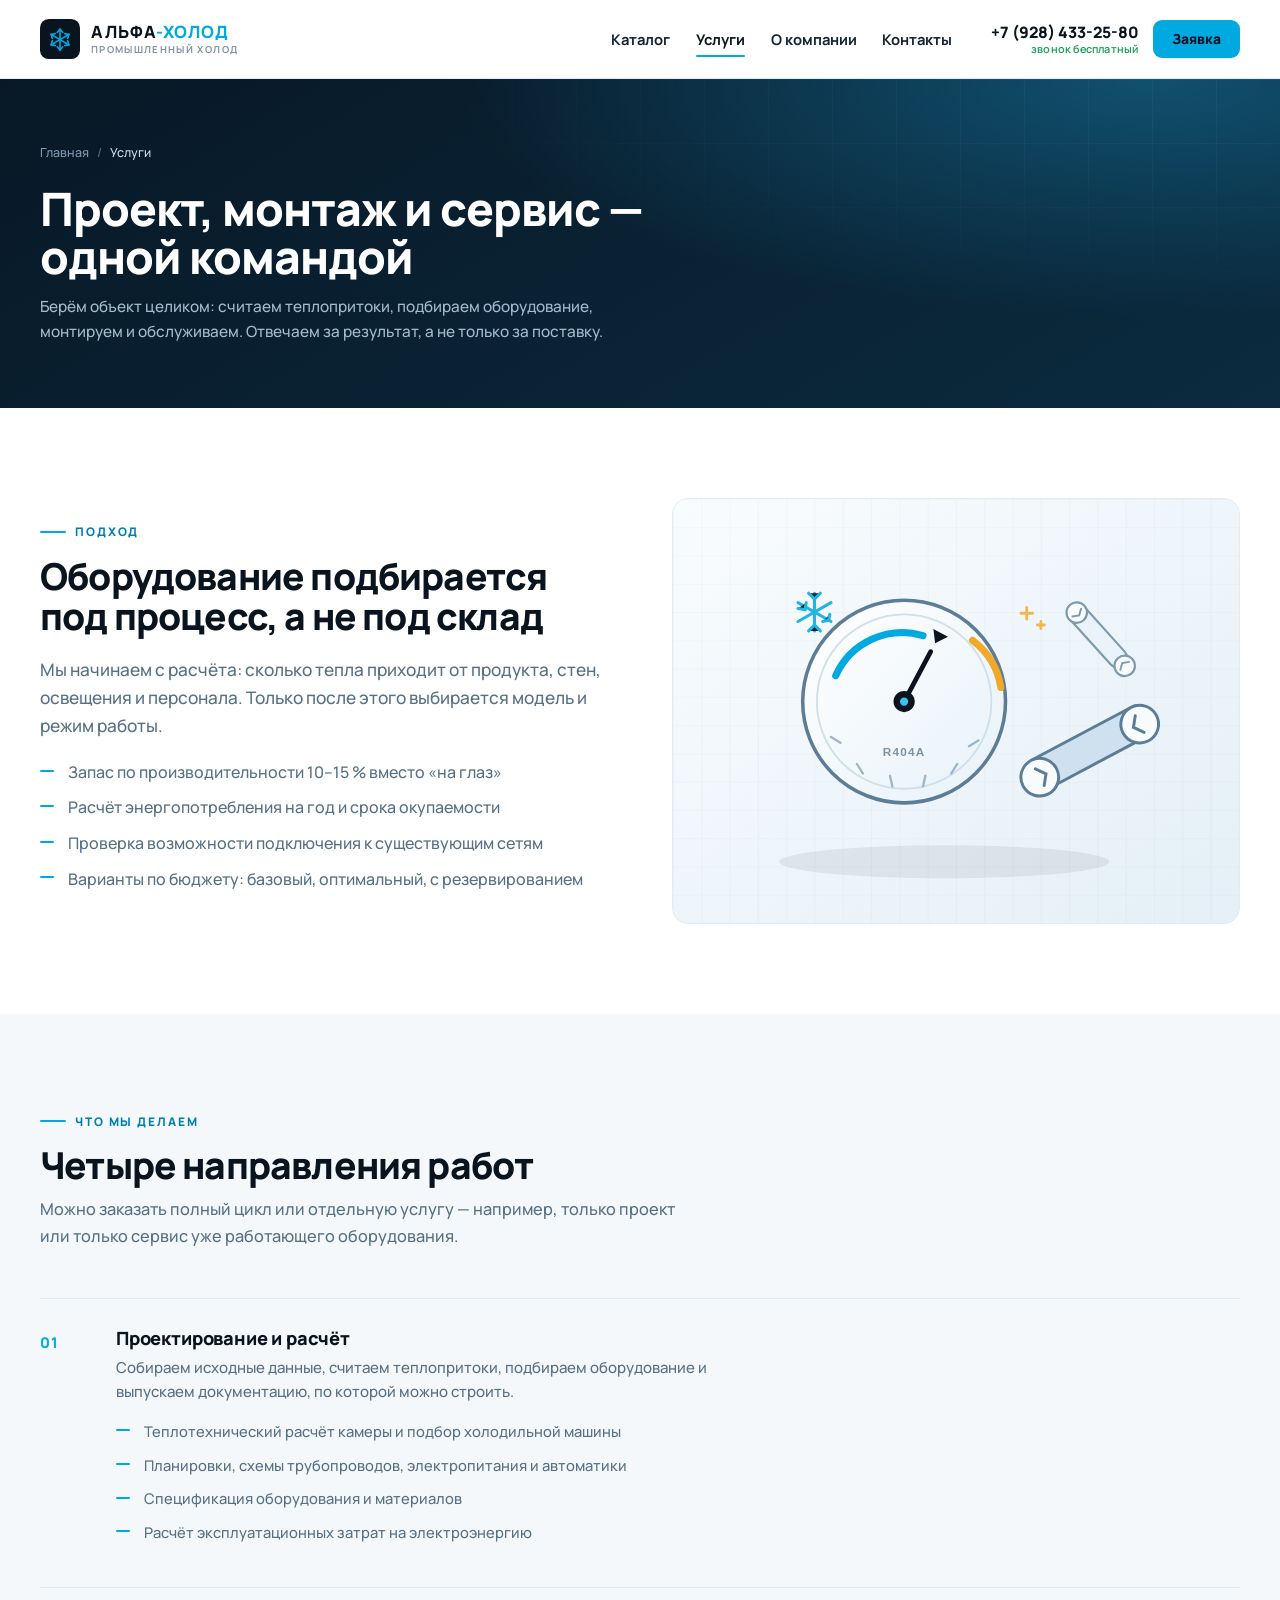
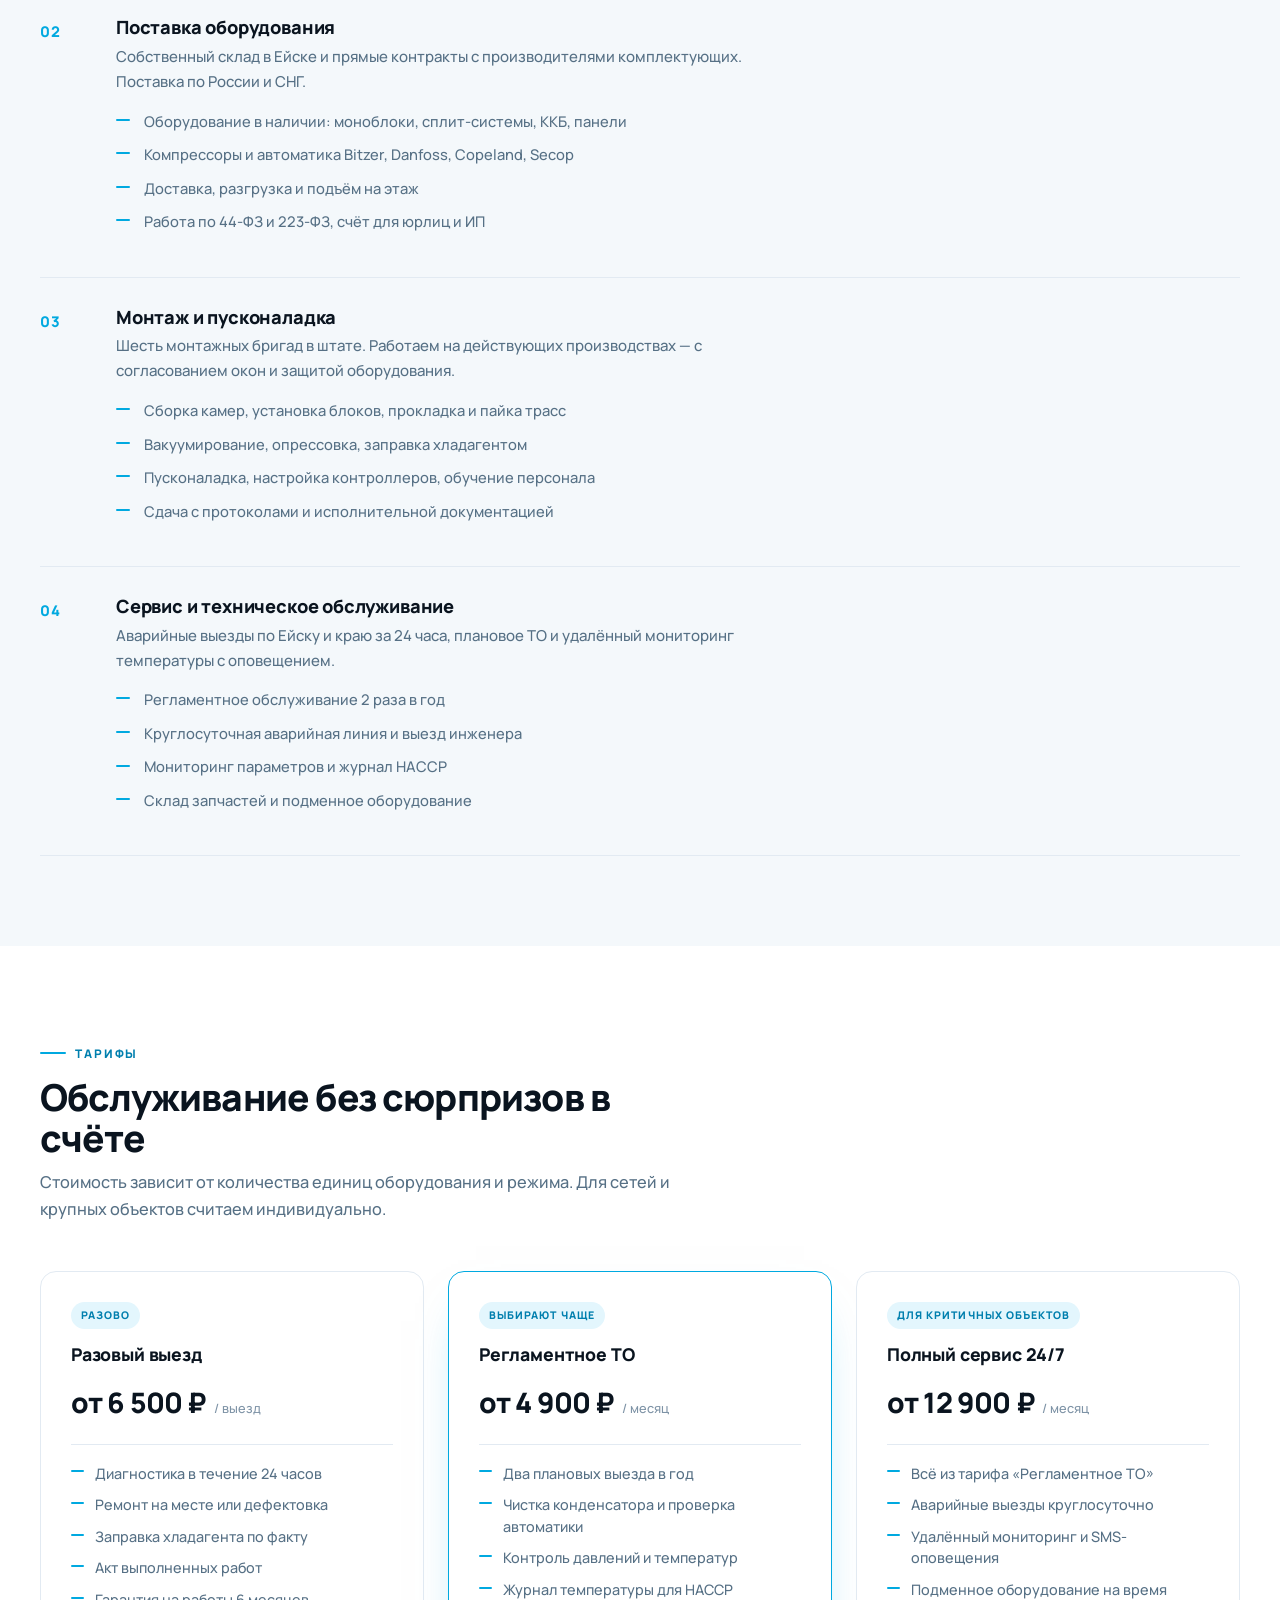
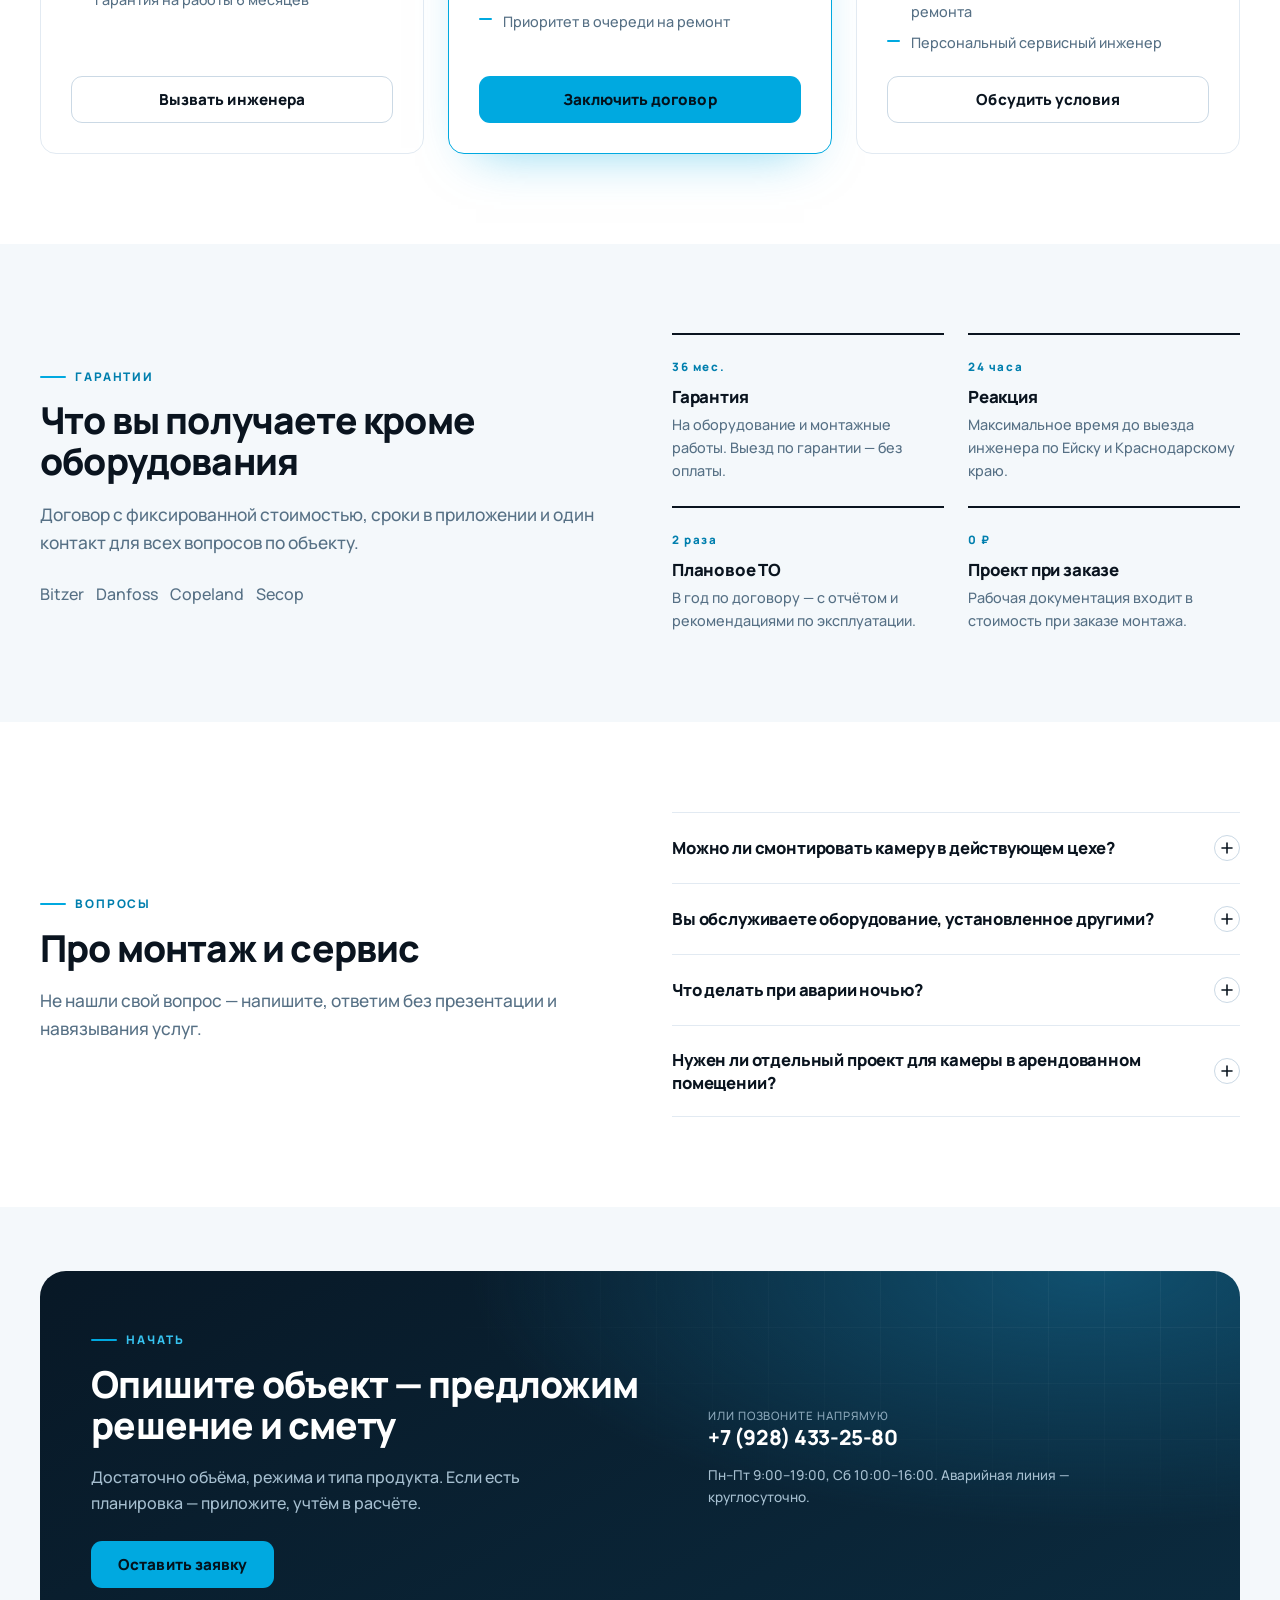
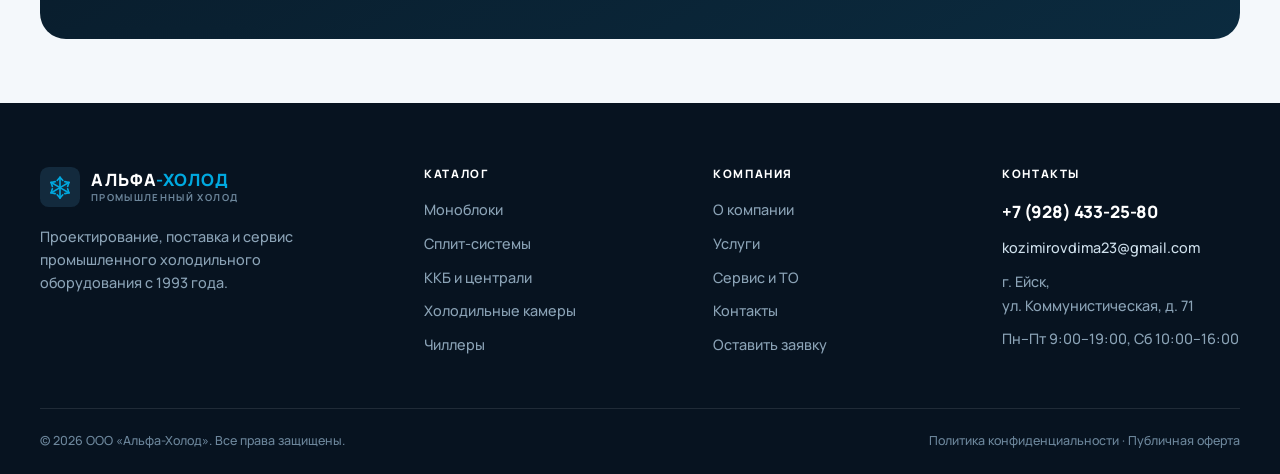
<file: services.html>
<!DOCTYPE html>
<html lang="ru">
<head>
  <meta charset="utf-8">
  <meta name="viewport" content="width=device-width, initial-scale=1">
  <title>Услуги — проектирование, монтаж и сервис холодильного оборудования | Альфа-Холод</title>
  <meta name="description" content="Проектирование холодильных камер, поставка оборудования, монтаж и пусконаладка, сервис 24/7. Тарифы на техническое обслуживание и ремонт.">
  <link rel="icon" href="assets/img/favicon.svg" type="image/svg+xml">
  <link rel="preconnect" href="https://fonts.googleapis.com">
  <link rel="preconnect" href="https://fonts.gstatic.com" crossorigin>
  <link href="https://fonts.googleapis.com/css2?family=Manrope:wght@400;500;600;700;800&display=swap" rel="stylesheet">
  <link rel="stylesheet" href="css/style.css?v=20261026c">
  <script>document.documentElement.classList.add('js');</script>
  <noscript><style>[data-reveal]{opacity:1!important;transform:none!important}</style></noscript>
</head>
<body>
  <a class="skip-link" href="#main">Перейти к содержимому</a>

  <header class="site-header" id="siteHeader">
    <div class="container header-inner">
      <a class="logo" href="index.html" aria-label="Альфа-Холод — на главную">
        <svg class="logo-mark" viewBox="0 0 64 64" aria-hidden="true">
          <rect width="64" height="64" rx="14" fill="#0a141f"/>
          <g transform="translate(32 33)" stroke="#00a9e0" stroke-width="2.6" stroke-linecap="round" stroke-linejoin="round" fill="none"><g><path d="M0 -17 V0"/><path d="M-4.5 -11.5 L0 -16.5 L4.5 -11.5"/></g><g transform="rotate(60)"><path d="M0 -17 V0"/><path d="M-4.5 -11.5 L0 -16.5 L4.5 -11.5"/></g><g transform="rotate(120)"><path d="M0 -17 V0"/><path d="M-4.5 -11.5 L0 -16.5 L4.5 -11.5"/></g><g transform="rotate(180)"><path d="M0 -17 V0"/><path d="M-4.5 -11.5 L0 -16.5 L4.5 -11.5"/></g><g transform="rotate(240)"><path d="M0 -17 V0"/><path d="M-4.5 -11.5 L0 -16.5 L4.5 -11.5"/></g><g transform="rotate(300)"><path d="M0 -17 V0"/><path d="M-4.5 -11.5 L0 -16.5 L4.5 -11.5"/></g></g>
        </svg>
        <span class="logo-text">
          <b>Альфа<span>-Холод</span></b>
          <small>промышленный холод</small>
        </span>
      </a>

      <nav class="nav" id="primaryNav" aria-label="Основная навигация">
        <a href="catalog.html">Каталог</a>
        <a href="services.html" aria-current="page">Услуги</a>
        <a href="about.html">О компании</a>
        <a href="contacts.html">Контакты</a>
        <div class="mobile-extra">
          <a class="btn btn--accent" href="contacts.html#request">Оставить заявку</a>
          <div class="mobile-extra__note">
            <b>+7 (928) 433-25-80</b>
            Пн–Пт 9:00–19:00, Сб 10:00–16:00
          </div>
        </div>
      </nav>

      <div class="header-actions">
        <a class="header-phone" href="tel:+79284332580">
          <b>+7 (928) 433-25-80</b>
          <span>звонок бесплатный</span>
        </a>
        <a class="btn btn--sm btn--accent" href="contacts.html#request">Заявка</a>
        <button class="burger" id="burger" type="button" aria-label="Меню" aria-expanded="false" aria-controls="primaryNav">
          <span></span>
        </button>
      </div>
    </div>
  </header>

  <main id="main">
    <section class="page-head">
      <div class="container">
        <ul class="crumbs">
          <li><a href="index.html">Главная</a></li>
          <li><span aria-current="page">Услуги</span></li>
        </ul>
        <h1>Проект, монтаж и сервис — одной командой</h1>
        <p>Берём объект целиком: считаем теплопритоки, подбираем оборудование, монтируем и обслуживаем. Отвечаем за результат, а не только за поставку.</p>
      </div>
    </section>

    <section class="section">
      <div class="container split">
        <div data-reveal>
          <span class="eyebrow">Подход</span>
          <h2>Оборудование подбирается под процесс, а не под склад</h2>
          <p class="lead">Мы начинаем с расчёта: сколько тепла приходит от продукта, стен, освещения и персонала. Только после этого выбирается модель и режим работы.</p>
          <div class="prose" style="margin-top:20px">
            <ul>
              <li>Запас по производительности 10–15 % вместо «на глаз»</li>
              <li>Расчёт энергопотребления на год и срока окупаемости</li>
              <li>Проверка возможности подключения к существующим сетям</li>
              <li>Варианты по бюджету: базовый, оптимальный, с резервированием</li>
            </ul>
          </div>
        </div>
        <div class="media-frame" data-reveal>
          <img src="assets/img/service.svg" alt="Сервис холодильного оборудования" width="480" height="360" loading="lazy">
        </div>
      </div>
    </section>

    <section class="section section--soft">
      <div class="container">
        <div class="section-head" data-reveal>
          <div class="section-head__text">
            <span class="eyebrow">Что мы делаем</span>
            <h2>Четыре направления работ</h2>
            <p>Можно заказать полный цикл или отдельную услугу — например, только проект или только сервис уже работающего оборудования.</p>
          </div>
        </div>

        <div data-reveal>
          <article class="srv">
            <div class="srv__num">01</div>
            <div>
              <h3>Проектирование и расчёт</h3>
              <p>Собираем исходные данные, считаем теплопритоки, подбираем оборудование и выпускаем документацию, по которой можно строить.</p>
              <div class="prose">
                <ul>
                  <li>Теплотехнический расчёт камеры и подбор холодильной машины</li>
                  <li>Планировки, схемы трубопроводов, электропитания и автоматики</li>
                  <li>Спецификация оборудования и материалов</li>
                  <li>Расчёт эксплуатационных затрат на электроэнергию</li>
                </ul>
              </div>
            </div>
          </article>

          <article class="srv">
            <div class="srv__num">02</div>
            <div>
              <h3>Поставка оборудования</h3>
              <p>Собственный склад в Ейске и прямые контракты с производителями комплектующих. Поставка по России и СНГ.</p>
              <div class="prose">
                <ul>
                  <li>Оборудование в наличии: моноблоки, сплит-системы, ККБ, панели</li>
                  <li>Компрессоры и автоматика Bitzer, Danfoss, Copeland, Secop</li>
                  <li>Доставка, разгрузка и подъём на этаж</li>
                  <li>Работа по 44-ФЗ и 223-ФЗ, счёт для юрлиц и ИП</li>
                </ul>
              </div>
            </div>
          </article>

          <article class="srv">
            <div class="srv__num">03</div>
            <div>
              <h3>Монтаж и пусконаладка</h3>
              <p>Шесть монтажных бригад в штате. Работаем на действующих производствах — с согласованием окон и защитой оборудования.</p>
              <div class="prose">
                <ul>
                  <li>Сборка камер, установка блоков, прокладка и пайка трасс</li>
                  <li>Вакуумирование, опрессовка, заправка хладагентом</li>
                  <li>Пусконаладка, настройка контроллеров, обучение персонала</li>
                  <li>Сдача с протоколами и исполнительной документацией</li>
                </ul>
              </div>
            </div>
          </article>

          <article class="srv" id="service">
            <div class="srv__num">04</div>
            <div>
              <h3>Сервис и техническое обслуживание</h3>
              <p>Аварийные выезды по Ейску и краю за 24 часа, плановое ТО и удалённый мониторинг температуры с оповещением.</p>
              <div class="prose">
                <ul>
                  <li>Регламентное обслуживание 2 раза в год</li>
                  <li>Круглосуточная аварийная линия и выезд инженера</li>
                  <li>Мониторинг параметров и журнал HACCP</li>
                  <li>Склад запчастей и подменное оборудование</li>
                </ul>
              </div>
            </div>
          </article>
        </div>
      </div>
    </section>

    <section class="section">
      <div class="container">
        <div class="section-head" data-reveal>
          <div class="section-head__text">
            <span class="eyebrow">Тарифы</span>
            <h2>Обслуживание без сюрпризов в счёте</h2>
            <p>Стоимость зависит от количества единиц оборудования и режима. Для сетей и крупных объектов считаем индивидуально.</p>
          </div>
        </div>

        <div class="grid grid--3">
          <article class="tariff" data-reveal>
            <span class="tariff__label">Разово</span>
            <h3>Разовый выезд</h3>
            <div class="tariff__price"><b>от 6 500 ₽</b><span>/ выезд</span></div>
            <ul>
              <li>Диагностика в течение 24 часов</li>
              <li>Ремонт на месте или дефектовка</li>
              <li>Заправка хладагента по факту</li>
              <li>Акт выполненных работ</li>
              <li>Гарантия на работы 6 месяцев</li>
            </ul>
            <a class="btn btn--outline btn--block" href="contacts.html#request">Вызвать инженера</a>
          </article>

          <article class="tariff tariff--featured" data-reveal>
            <span class="tariff__label">Выбирают чаще</span>
            <h3>Регламентное ТО</h3>
            <div class="tariff__price"><b>от 4 900 ₽</b><span>/ месяц</span></div>
            <ul>
              <li>Два плановых выезда в год</li>
              <li>Чистка конденсатора и проверка автоматики</li>
              <li>Контроль давлений и температур</li>
              <li>Журнал температуры для HACCP</li>
              <li>Приоритет в очереди на ремонт</li>
            </ul>
            <a class="btn btn--accent btn--block" href="contacts.html#request">Заключить договор</a>
          </article>

          <article class="tariff" data-reveal>
            <span class="tariff__label">Для критичных объектов</span>
            <h3>Полный сервис 24/7</h3>
            <div class="tariff__price"><b>от 12 900 ₽</b><span>/ месяц</span></div>
            <ul>
              <li>Всё из тарифа «Регламентное ТО»</li>
              <li>Аварийные выезды круглосуточно</li>
              <li>Удалённый мониторинг и SMS-оповещения</li>
              <li>Подменное оборудование на время ремонта</li>
              <li>Персональный сервисный инженер</li>
            </ul>
            <a class="btn btn--outline btn--block" href="contacts.html#request">Обсудить условия</a>
          </article>
        </div>
      </div>
    </section>

    <section class="section section--soft">
      <div class="container split">
        <div data-reveal>
          <span class="eyebrow">Гарантии</span>
          <h2>Что вы получаете кроме оборудования</h2>
          <p class="lead">Договор с фиксированной стоимостью, сроки в приложении и один контакт для всех вопросов по объекту.</p>
          <div class="logos" style="margin-top:24px">
            <span>Bitzer</span>
            <span>Danfoss</span>
            <span>Copeland</span>
            <span>Secop</span>
          </div>
        </div>
        <div class="grid grid--2" data-reveal>
          <div class="feature">
            <span class="feature__num">36 мес.</span>
            <h3>Гарантия</h3>
            <p>На оборудование и монтажные работы. Выезд по гарантии — без оплаты.</p>
          </div>
          <div class="feature">
            <span class="feature__num">24 часа</span>
            <h3>Реакция</h3>
            <p>Максимальное время до выезда инженера по Ейску и Краснодарскому краю.</p>
          </div>
          <div class="feature">
            <span class="feature__num">2 раза</span>
            <h3>Плановое ТО</h3>
            <p>В год по договору — с отчётом и рекомендациями по эксплуатации.</p>
          </div>
          <div class="feature">
            <span class="feature__num">0 ₽</span>
            <h3>Проект при заказе</h3>
            <p>Рабочая документация входит в стоимость при заказе монтажа.</p>
          </div>
        </div>
      </div>
    </section>

    <section class="section">
      <div class="container split">
        <div data-reveal>
          <span class="eyebrow">Вопросы</span>
          <h2>Про монтаж и сервис</h2>
          <p class="lead">Не нашли свой вопрос — напишите, ответим без презентации и навязывания услуг.</p>
        </div>
        <div class="faq" data-reveal>
          <details>
            <summary>Можно ли смонтировать камеру в действующем цехе?</summary>
            <div class="faq__body">Да. Составляем график работ с учётом смен производства, ограждаем зону, используем защитные экраны при пайке и согласовываем окна для шумных работ. При необходимости монтируем поэтапно, чтобы цех не останавливался.</div>
          </details>
          <details>
            <summary>Вы обслуживаете оборудование, установленное другими?</summary>
            <div class="faq__body">Да, берём на сервис сторонние объекты после аудита. Проверяем состояние контура, автоматики и электрики, составляем дефектную ведомость и предлагаем план обслуживания. Если оборудование в рабочем состоянии — просто заключаем договор на ТО.</div>
          </details>
          <details>
            <summary>Что делать при аварии ночью?</summary>
            <div class="faq__body">Позвоните на круглосуточную линию. Для клиентов на тарифе «Полный сервис 24/7» инженер выезжает в течение 3 часов по Ейску и краю. Для остальных — в порядке очереди, с удалённой диагностикой и рекомендациями по сохранению продукта.</div>
          </details>
          <details>
            <summary>Нужен ли отдельный проект для камеры в арендованном помещении?</summary>
            <div class="faq__body">Для камер до 50 м³ и небольшой мощности обычно достаточно рабочей документации и согласования с арендодателем. Мы готовим планировку, схему подключения и письмо-согласование, чтобы не возникало вопросов при выезде и демонтаже.</div>
          </details>
        </div>
      </div>
    </section>

    <section class="section section--soft section--tight">
      <div class="container">
        <div class="cta" data-reveal>
          <div class="cta__grid">
            <div>
              <span class="eyebrow eyebrow--light">Начать</span>
              <h2>Опишите объект — предложим решение и смету</h2>
              <p>Достаточно объёма, режима и типа продукта. Если есть планировка — приложите, учтём в расчёте.</p>
              <div class="cta__actions">
                <a class="btn btn--accent" href="contacts.html#request">Оставить заявку</a>
              </div>
            </div>
            <div>
              <a class="cta__phone" href="tel:+79284332580">
                <span>Или позвоните напрямую</span>
                <b>+7 (928) 433-25-80</b>
              </a>
              <p style="margin-top:14px;font-size:.85rem">Пн–Пт 9:00–19:00, Сб 10:00–16:00. Аварийная линия — круглосуточно.</p>
            </div>
          </div>
        </div>
      </div>
    </section>
  </main>

  <footer class="site-footer">
    <div class="container">
      <div class="footer-grid">
        <div>
          <a class="logo" href="index.html" aria-label="Альфа-Холод — на главную">
            <svg class="logo-mark" viewBox="0 0 64 64" aria-hidden="true">
              <rect width="64" height="64" rx="14" fill="#132a3d"/>
              <g transform="translate(32 33)" stroke="#00a9e0" stroke-width="2.6" stroke-linecap="round" stroke-linejoin="round" fill="none"><g><path d="M0 -17 V0"/><path d="M-4.5 -11.5 L0 -16.5 L4.5 -11.5"/></g><g transform="rotate(60)"><path d="M0 -17 V0"/><path d="M-4.5 -11.5 L0 -16.5 L4.5 -11.5"/></g><g transform="rotate(120)"><path d="M0 -17 V0"/><path d="M-4.5 -11.5 L0 -16.5 L4.5 -11.5"/></g><g transform="rotate(180)"><path d="M0 -17 V0"/><path d="M-4.5 -11.5 L0 -16.5 L4.5 -11.5"/></g><g transform="rotate(240)"><path d="M0 -17 V0"/><path d="M-4.5 -11.5 L0 -16.5 L4.5 -11.5"/></g><g transform="rotate(300)"><path d="M0 -17 V0"/><path d="M-4.5 -11.5 L0 -16.5 L4.5 -11.5"/></g></g>
            </svg>
            <span class="logo-text">
              <b>Альфа<span>-Холод</span></b>
              <small>промышленный холод</small>
            </span>
          </a>
          <p class="footer-about">Проектирование, поставка и сервис промышленного холодильного оборудования с 1993 года.</p>
        </div>
        <div class="footer-col">
          <h4>Каталог</h4>
          <ul>
            <li><a href="catalog.html?cat=monoblock">Моноблоки</a></li>
            <li><a href="catalog.html?cat=split">Сплит-системы</a></li>
            <li><a href="catalog.html?cat=kkb">ККБ и централи</a></li>
            <li><a href="catalog.html?cat=coldroom">Холодильные камеры</a></li>
            <li><a href="catalog.html?cat=chiller">Чиллеры</a></li>
          </ul>
        </div>
        <div class="footer-col">
          <h4>Компания</h4>
          <ul>
            <li><a href="about.html">О компании</a></li>
            <li><a href="services.html">Услуги</a></li>
            <li><a href="services.html#service">Сервис и ТО</a></li>
            <li><a href="contacts.html">Контакты</a></li>
            <li><a href="contacts.html#request">Оставить заявку</a></li>
          </ul>
        </div>
        <div class="footer-col">
          <h4>Контакты</h4>
          <div class="footer-contact">
            <a href="tel:+79284332580"><b>+7 (928) 433-25-80</b></a>
            <a href="mailto:kozimirovdima23@gmail.com">kozimirovdima23@gmail.com</a>
            <span>г. Ейск,<br>ул. Коммунистическая, д. 71</span>
            <span>Пн–Пт 9:00–19:00, Сб 10:00–16:00</span>
          </div>
        </div>
      </div>
      <div class="footer-bottom">
        <span>© <span data-year>2026</span> ООО «Альфа-Холод». Все права защищены.</span>
        <span><a href="#">Политика конфиденциальности</a> · <a href="#">Публичная оферта</a></span>
      </div>
    </div>
  </footer>

  <script src="js/data.js?v=20261026c"></script>
  <script src="js/app.js?v=20261026c"></script>
</body>
</html>
</file>
<file: css/style.css>
/* =========================================================================
   АЛЬФА-ХОЛОД — промышленное холодильное оборудование
   Дизайн-система и стили страниц
   -------------------------------------------------------------------------
   1. Токены
   2. База и типографика
   3. Утилиты и раскладка
   4. Кнопки
   5. Формы
   6. Шапка и навигация
   7. Hero
   8. Полосы цифр
   9. Карточки (товары, услуги, проекты, преимущества)
   10. Этапы работы
   11. FAQ / аккордеон
   12. CTA
   13. Футер
   14. Внутренние страницы (page-head, хлебные крошки)
   15. Каталог
   16. Карточка товара
   17. Контакты
   18. Анимации
   19. Адаптив
   ========================================================================= */

/* ---------- 1. Токены ---------- */
:root {
  --ink: #0a141f;
  --ink-2: #142434;
  --ink-3: #1e3448;
  --slate: #567085;
  --slate-2: #7e93a6;
  --line: #e2eaf2;
  --line-2: #cbd9e5;
  --bg: #ffffff;
  --mist: #f4f8fb;
  --mist-2: #e9f2f9;
  --ice: #00a9e0;
  --ice-2: #36c2ef;
  --ice-dark: #007fae;
  --ice-soft: #e3f6fd;
  --amber: #f0a92b;
  --ok: #1a9c57;

  --radius-sm: 10px;
  --radius: 16px;
  --radius-lg: 26px;

  --shadow-sm: 0 1px 2px rgba(10, 20, 31, 0.05), 0 6px 16px -10px rgba(10, 20, 31, 0.18);
  --shadow: 0 20px 44px -24px rgba(10, 20, 31, 0.38);
  --shadow-lg: 0 44px 90px -44px rgba(10, 20, 31, 0.5);

  --container: 1280px;
  --header-h: 78px;

  --ease: cubic-bezier(0.22, 0.61, 0.36, 1);

  --font: "Manrope", "Segoe UI", system-ui, -apple-system, "Helvetica Neue", Arial, sans-serif;
}

/* ---------- 2. База и типографика ---------- */
*,
*::before,
*::after {
  box-sizing: border-box;
}

html {
  -webkit-text-size-adjust: 100%;
  scroll-behavior: smooth;
  scroll-padding-top: calc(var(--header-h) + 16px);
}

body {
  margin: 0;
  font-family: var(--font);
  font-size: 16px;
  font-weight: 500;
  line-height: 1.65;
  color: var(--slate);
  background: var(--bg);
  -webkit-font-smoothing: antialiased;
  text-rendering: optimizeLegibility;
}

body.is-locked {
  overflow: hidden;
}

img,
svg,
video {
  display: block;
  max-width: 100%;
}

a {
  color: inherit;
  text-decoration: none;
}

button,
input,
select,
textarea {
  font: inherit;
  color: inherit;
}

button {
  cursor: pointer;
}

p {
  margin: 0 0 1em;
}

p:last-child {
  margin-bottom: 0;
}

h1,
h2,
h3,
h4 {
  margin: 0 0 0.5em;
  color: var(--ink);
  font-weight: 800;
  line-height: 1.1;
  letter-spacing: -0.022em;
}

h1 {
  font-size: clamp(2.15rem, 4.4vw, 3.85rem);
  line-height: 1.04;
}

h2 {
  font-size: clamp(1.7rem, 2.9vw, 2.6rem);
}

h3 {
  font-size: clamp(1.12rem, 1.5vw, 1.3rem);
  line-height: 1.25;
  letter-spacing: -0.01em;
}

h4 {
  font-size: 1rem;
  line-height: 1.3;
  letter-spacing: 0;
}

strong,
b {
  font-weight: 800;
  color: var(--ink);
}

:focus-visible {
  outline: 2px solid var(--ice);
  outline-offset: 3px;
  border-radius: 6px;
}

::selection {
  background: var(--ice-soft);
  color: var(--ink);
}

.skip-link {
  position: fixed;
  top: 12px;
  left: 12px;
  z-index: 999;
  padding: 12px 18px;
  background: var(--ink);
  color: #fff;
  border-radius: var(--radius-sm);
  transform: translateY(-160%);
  transition: transform 0.2s var(--ease);
}

.skip-link:focus {
  transform: none;
}

/* ---------- 3. Утилиты и раскладка ---------- */
.container {
  width: 100%;
  max-width: var(--container);
  margin-inline: auto;
  padding-inline: clamp(16px, 3.4vw, 40px);
}

.container--narrow {
  max-width: 900px;
}

.section {
  padding-block: clamp(56px, 7vw, 104px);
}

.section--tight {
  padding-block: clamp(40px, 5vw, 72px);
}

.section--soft {
  background: var(--mist);
}

.section--line {
  border-top: 1px solid var(--line);
}

.section-head {
  display: flex;
  flex-wrap: wrap;
  align-items: flex-end;
  justify-content: space-between;
  gap: 24px;
  margin-bottom: clamp(28px, 4vw, 48px);
}

.section-head__text {
  max-width: 640px;
}

.section-head h2 {
  margin-bottom: 10px;
}

.section-head p {
  color: var(--slate);
  font-size: 1.02rem;
}

.eyebrow {
  display: inline-flex;
  align-items: center;
  gap: 9px;
  margin-bottom: 14px;
  color: var(--ice-dark);
  font-size: 0.74rem;
  font-weight: 800;
  letter-spacing: 0.16em;
  text-transform: uppercase;
}

.eyebrow::before {
  content: "";
  width: 26px;
  height: 2px;
  background: var(--ice);
  border-radius: 2px;
}

.eyebrow--light {
  color: var(--ice-2);
}

.lead {
  font-size: clamp(1.02rem, 1.35vw, 1.16rem);
  line-height: 1.62;
}

.muted {
  color: var(--slate-2);
}

.stack > * + * {
  margin-top: 16px;
}

.grid {
  display: grid;
  gap: clamp(16px, 2vw, 24px);
}

.grid--2 {
  grid-template-columns: repeat(2, minmax(0, 1fr));
}

.grid--3 {
  grid-template-columns: repeat(3, minmax(0, 1fr));
}

.grid--4 {
  grid-template-columns: repeat(4, minmax(0, 1fr));
}

.sr-only {
  position: absolute;
  width: 1px;
  height: 1px;
  padding: 0;
  margin: -1px;
  overflow: hidden;
  clip: rect(0 0 0 0);
  white-space: nowrap;
  border: 0;
}

.link-arrow {
  display: inline-flex;
  align-items: center;
  gap: 8px;
  color: var(--ink);
  font-weight: 800;
}

.link-arrow svg {
  width: 16px;
  height: 16px;
  transition: transform 0.25s var(--ease);
}

.link-arrow:hover svg {
  transform: translateX(4px);
}

.hr {
  height: 1px;
  border: 0;
  background: var(--line);
  margin: 0;
}

/* ---------- 4. Кнопки ---------- */
.btn {
  --btn-bg: var(--ink);
  --btn-fg: #fff;
  --btn-bd: transparent;
  display: inline-flex;
  align-items: center;
  justify-content: center;
  gap: 10px;
  padding: 15px 26px;
  border: 1px solid var(--btn-bd);
  border-radius: 11px;
  background: var(--btn-bg);
  color: var(--btn-fg);
  font-size: 0.95rem;
  font-weight: 800;
  letter-spacing: 0.005em;
  line-height: 1;
  text-align: center;
  white-space: nowrap;
  transition: background 0.2s var(--ease), color 0.2s var(--ease),
    border-color 0.2s var(--ease), transform 0.2s var(--ease), box-shadow 0.2s var(--ease);
}

.btn:hover {
  transform: translateY(-2px);
  box-shadow: var(--shadow-sm);
}

.btn:active {
  transform: translateY(0);
}

.btn svg {
  width: 17px;
  height: 17px;
  flex: none;
}

.btn--accent {
  --btn-bg: var(--ice);
  --btn-fg: #04121c;
}

.btn--accent:hover {
  --btn-bg: var(--ice-2);
}

.btn--dark {
  --btn-bg: var(--ink);
  --btn-fg: #fff;
}

.btn--dark:hover {
  --btn-bg: var(--ink-2);
}

.btn--outline {
  --btn-bg: #fff;
  --btn-fg: var(--ink);
  --btn-bd: var(--line-2);
}

.btn--outline:hover {
  --btn-bd: var(--ink);
}

.btn--ghost {
  --btn-bg: rgba(255, 255, 255, 0.06);
  --btn-fg: #fff;
  --btn-bd: rgba(255, 255, 255, 0.28);
}

.btn--ghost:hover {
  --btn-bg: rgba(255, 255, 255, 0.14);
}

.btn--block {
  width: 100%;
}

.btn--sm {
  padding: 11px 18px;
  font-size: 0.86rem;
  border-radius: 9px;
}

.btn--lg {
  padding: 18px 34px;
  font-size: 1rem;
}

/* ---------- 5. Формы ---------- */
.field {
  display: flex;
  flex-direction: column;
  gap: 7px;
}

.field > label,
.field__label {
  font-size: 0.78rem;
  font-weight: 800;
  letter-spacing: 0.06em;
  text-transform: uppercase;
  color: var(--slate);
}

.input,
.select,
.textarea {
  width: 100%;
  padding: 13px 15px;
  border: 1px solid var(--line-2);
  border-radius: 10px;
  background: #fff;
  color: var(--ink);
  font-size: 0.95rem;
  font-weight: 600;
  transition: border-color 0.18s var(--ease), box-shadow 0.18s var(--ease);
}

.input::placeholder,
.textarea::placeholder {
  color: #a8b8c6;
  font-weight: 500;
}

.input:focus,
.select:focus,
.textarea:focus {
  outline: none;
  border-color: var(--ice);
  box-shadow: 0 0 0 3px rgba(0, 169, 224, 0.16);
}

.textarea {
  min-height: 96px;
  resize: vertical;
}

.select {
  appearance: none;
  background-image: url("data:image/svg+xml,%3Csvg xmlns='http://www.w3.org/2000/svg' width='14' height='9' viewBox='0 0 14 9'%3E%3Cpath d='M1 1.5 7 7.5l6-6' fill='none' stroke='%23567085' stroke-width='1.8' stroke-linecap='round' stroke-linejoin='round'/%3E%3C/svg%3E");
  background-repeat: no-repeat;
  background-position: right 15px center;
  padding-right: 40px;
}

.check {
  display: flex;
  gap: 10px;
  align-items: flex-start;
  font-size: 0.9rem;
  line-height: 1.45;
  cursor: pointer;
}

.check input {
  flex: none;
  width: 18px;
  height: 18px;
  margin: 2px 0 0;
  accent-color: var(--ice);
}

.check a {
  color: var(--ice-dark);
  text-decoration: underline;
  text-underline-offset: 2px;
}

.form-note {
  font-size: 0.78rem;
  line-height: 1.5;
  color: var(--slate-2);
}

.form-note a {
  color: var(--ice-dark);
  text-decoration: underline;
  text-underline-offset: 2px;
}

.form-status {
  display: none;
  padding: 14px 16px;
  border-radius: 10px;
  background: #e8f8ee;
  color: #136b3c;
  font-size: 0.9rem;
  font-weight: 700;
  line-height: 1.5;
}

.form-status.is-visible {
  display: block;
}

.form-status--error {
  background: #fdecec;
  color: #a11f1f;
}

.form-status--info {
  background: #eef4fb;
  color: #1d4e79;
}


.form-status a {
  color: inherit;
  text-decoration: underline;
  text-underline-offset: 2px;
}

.form-status a[href^="tel:"] {
  white-space: nowrap;
}

.hp-field {
  position: absolute !important;
  left: -9999px !important;
  width: 1px;
  height: 1px;
  overflow: hidden;
}

/* ---------- 6. Шапка и навигация ---------- */
.site-header {
  position: sticky;
  top: 0;
  z-index: 60;
  background: rgba(255, 255, 255, 0.92);
  backdrop-filter: saturate(160%) blur(14px);
  border-bottom: 1px solid var(--line);
  transition: box-shadow 0.25s var(--ease), background 0.25s var(--ease);
}

.site-header.is-scrolled {
  box-shadow: 0 12px 30px -22px rgba(10, 20, 31, 0.55);
}

.header-inner {
  display: flex;
  align-items: center;
  gap: clamp(16px, 3vw, 40px);
  height: var(--header-h);
}

.logo {
  display: flex;
  align-items: center;
  gap: 11px;
  flex: none;
}

.logo-mark {
  width: 40px;
  height: 40px;
  flex: none;
}

.logo-text {
  display: flex;
  flex-direction: column;
  line-height: 1;
}

.logo-text b {
  font-size: 1.06rem;
  letter-spacing: 0.06em;
  text-transform: uppercase;
  color: var(--ink);
  font-weight: 800;
}

.logo-text b span {
  color: var(--ice);
}

.logo-text small {
  margin-top: 4px;
  font-size: 0.6rem;
  font-weight: 700;
  letter-spacing: 0.14em;
  text-transform: uppercase;
  color: var(--slate-2);
}

.nav {
  display: flex;
  align-items: center;
  gap: clamp(14px, 2vw, 30px);
  margin-left: auto;
}

.nav a {
  position: relative;
  padding: 6px 0;
  font-size: 0.92rem;
  font-weight: 700;
  color: var(--ink-2);
  white-space: nowrap;
  transition: color 0.18s var(--ease);
}

.nav a::after {
  content: "";
  position: absolute;
  left: 0;
  bottom: 0;
  width: 100%;
  height: 2px;
  background: var(--ice);
  border-radius: 2px;
  transform: scaleX(0);
  transform-origin: left;
  transition: transform 0.22s var(--ease);
}

.nav a:hover {
  color: var(--ice-dark);
}

.nav a:hover::after,
.nav a[aria-current="page"]::after {
  transform: scaleX(1);
}

.nav a[aria-current="page"] {
  color: var(--ink);
}

.header-actions {
  display: flex;
  align-items: center;
  gap: 14px;
  flex: none;
}

.header-phone {
  display: flex;
  flex-direction: column;
  line-height: 1.2;
  text-align: right;
}

.header-phone b {
  font-size: 0.98rem;
  font-weight: 800;
  color: var(--ink);
  white-space: nowrap;
}

.header-phone span {
  font-size: 0.68rem;
  font-weight: 600;
  color: var(--ok);
  letter-spacing: 0.02em;
}

.burger {
  display: none;
  width: 44px;
  height: 44px;
  padding: 0;
  border: 1px solid var(--line-2);
  border-radius: 10px;
  background: #fff;
  position: relative;
}

.burger span,
.burger span::before,
.burger span::after {
  position: absolute;
  left: 50%;
  width: 18px;
  height: 2px;
  margin-left: -9px;
  background: var(--ink);
  border-radius: 2px;
  transition: transform 0.22s var(--ease), opacity 0.18s var(--ease);
}

.burger span {
  top: 50%;
  margin-top: -1px;
}

.burger span::before,
.burger span::after {
  content: "";
  left: 0;
  margin-left: 0;
}

.burger span::before {
  top: -6px;
}

.burger span::after {
  top: 6px;
}

.site-header.is-open .burger span {
  background: transparent;
}

.site-header.is-open .burger span::before {
  transform: translateY(6px) rotate(45deg);
}

.site-header.is-open .burger span::after {
  transform: translateY(-6px) rotate(-45deg);
}

.mobile-extra {
  display: none;
}

/* ---------- 7. Hero ---------- */
.hero {
  position: relative;
  overflow: hidden;
  padding-block: clamp(48px, 6vw, 84px) clamp(56px, 7vw, 96px);
  background:
    radial-gradient(120% 100% at 82% 0%, #0e3f5c 0%, transparent 55%),
    linear-gradient(158deg, #061320 0%, #0b2334 48%, #0a2c41 100%);
  color: #cfdde8;
  isolation: isolate;
}

.hero::before {
  content: "";
  position: absolute;
  inset: 0;
  z-index: -1;
  background-image:
    linear-gradient(rgba(255, 255, 255, 0.055) 1px, transparent 1px),
    linear-gradient(90deg, rgba(255, 255, 255, 0.055) 1px, transparent 1px);
  background-size: 72px 72px;
  -webkit-mask-image: radial-gradient(120% 85% at 12% 0%, #000 0%, transparent 72%);
  mask-image: radial-gradient(120% 85% at 12% 0%, #000 0%, transparent 72%);
}

.hero::after {
  content: "";
  position: absolute;
  z-index: -1;
  top: -32%;
  right: -12%;
  width: min(880px, 90vw);
  aspect-ratio: 1;
  background: radial-gradient(circle, rgba(0, 169, 224, 0.34) 0%, rgba(0, 169, 224, 0) 62%);
  filter: blur(10px);
  pointer-events: none;
}

.hero-grid {
  display: grid;
  grid-template-columns: minmax(0, 1.1fr) minmax(0, 0.9fr);
  align-items: center;
  gap: clamp(32px, 4.5vw, 72px);
}

.hero h1 {
  color: #fff;
  max-width: 15ch;
}

.hero h1 em {
  font-style: normal;
  color: var(--ice-2);
}

.hero__lead {
  max-width: 46ch;
  margin-top: 22px;
  font-size: clamp(1rem, 1.4vw, 1.15rem);
  line-height: 1.62;
  color: #a9c1d2;
}

.hero__actions {
  display: flex;
  flex-wrap: wrap;
  gap: 12px;
  margin-top: 30px;
}

.hero__points {
  display: grid;
  grid-template-columns: repeat(3, minmax(0, 1fr));
  gap: 18px;
  margin: 38px 0 0;
  padding: 24px 0 0;
  border-top: 1px solid rgba(255, 255, 255, 0.12);
  list-style: none;
}

.hero__points b {
  display: block;
  color: #fff;
  font-size: clamp(1.15rem, 1.7vw, 1.45rem);
  font-weight: 800;
  letter-spacing: -0.02em;
  line-height: 1.1;
  white-space: nowrap;
}

.hero__points span {
  display: block;
  margin-top: 5px;
  font-size: 0.79rem;
  line-height: 1.4;
  color: #90aabc;
}

.hero-card {
  position: relative;
  padding: clamp(22px, 2.6vw, 34px);
  background: #fff;
  border-radius: var(--radius-lg);
  box-shadow: 0 40px 80px -30px rgba(0, 0, 0, 0.65);
  color: var(--slate);
}

.hero-card__badge {
  position: absolute;
  top: -14px;
  left: clamp(22px, 2.6vw, 34px);
  padding: 7px 13px;
  border-radius: 999px;
  background: var(--ice);
  color: #04121c;
  font-size: 0.68rem;
  font-weight: 800;
  letter-spacing: 0.1em;
  text-transform: uppercase;
}

.hero-card h2 {
  margin: 0 0 6px;
  font-size: 1.3rem;
}

.hero-card__sub {
  margin-bottom: 20px;
  font-size: 0.85rem;
  line-height: 1.5;
  color: var(--slate-2);
}

.hero-card form {
  display: grid;
  gap: 13px;
}

.hero-card .input,
.hero-card .select {
  padding-block: 12px;
  font-weight: 600;
}

.hero-card .form-note {
  margin-top: 2px;
}

/* ---------- 8. Полосы цифр ---------- */
.stats {
  display: grid;
  grid-template-columns: repeat(4, minmax(0, 1fr));
  border-top: 1px solid var(--line);
}

.stats__item {
  padding: clamp(22px, 3vw, 34px) clamp(12px, 2vw, 28px);
  border-left: 1px solid var(--line);
}

.stats__item:first-child {
  border-left: 0;
  padding-left: 0;
}

.stats b {
  display: block;
  font-size: clamp(1.6rem, 3vw, 2.5rem);
  font-weight: 800;
  letter-spacing: -0.03em;
  line-height: 1;
  color: var(--ink);
}

.stats b em {
  font-style: normal;
  color: var(--ice);
}

.stats__item > span {
  display: block;
  margin-top: 9px;
  font-size: 0.82rem;
  line-height: 1.45;
  color: var(--slate-2);
}

/* ---------- 9. Карточки ---------- */
.card {
  position: relative;
  display: flex;
  flex-direction: column;
  padding: clamp(20px, 2.4vw, 28px);
  background: #fff;
  border: 1px solid var(--line);
  border-radius: var(--radius);
  transition: transform 0.28s var(--ease), box-shadow 0.28s var(--ease), border-color 0.28s var(--ease);
}

.card:hover {
  transform: translateY(-4px);
  border-color: var(--line-2);
  box-shadow: var(--shadow);
}

.card__icon {
  display: grid;
  place-items: center;
  width: 46px;
  height: 46px;
  margin-bottom: 18px;
  border-radius: 12px;
  background: var(--ice-soft);
  color: var(--ice-dark);
}

.card__icon svg {
  width: 22px;
  height: 22px;
}

.card h3 {
  margin-bottom: 8px;
}

.card p {
  font-size: 0.92rem;
  line-height: 1.6;
  color: var(--slate);
}

.card__link {
  margin-top: auto;
  padding-top: 18px;
  font-size: 0.86rem;
}

/* Карточка товара */
.product-card {
  position: relative;
  display: flex;
  flex-direction: column;
  overflow: hidden;
  background: #fff;
  border: 1px solid var(--line);
  border-radius: var(--radius);
  transition: transform 0.28s var(--ease), box-shadow 0.28s var(--ease), border-color 0.28s var(--ease);
}

.product-card:hover {
  transform: translateY(-4px);
  border-color: var(--line-2);
  box-shadow: var(--shadow);
}

.product-card__media {
  position: relative;
  aspect-ratio: 4 / 3;
  background: linear-gradient(160deg, #f8fbfd, #e9f2f8);
  overflow: hidden;
}

.product-card__media img {
  width: 100%;
  height: 100%;
  object-fit: contain;
  padding: 12px;
  transition: transform 0.4s var(--ease);
}

.product-card:hover .product-card__media img {
  transform: scale(1.04);
}

.product-card__badge {
  position: absolute;
  top: 12px;
  left: 12px;
  z-index: 2;
  padding: 5px 10px;
  border-radius: 999px;
  background: var(--ink);
  color: #fff;
  font-size: 0.66rem;
  font-weight: 800;
  letter-spacing: 0.09em;
  text-transform: uppercase;
}

.product-card__badge--ice {
  background: var(--ice);
  color: #04121c;
}

.product-card__body {
  display: flex;
  flex-direction: column;
  flex: 1;
  padding: 18px 20px 20px;
}

.product-card__cat {
  margin-bottom: 8px;
  font-size: 0.7rem;
  font-weight: 800;
  letter-spacing: 0.1em;
  text-transform: uppercase;
  color: var(--ice-dark);
}

.product-card__title {
  margin-bottom: 10px;
  font-size: 1.02rem;
  font-weight: 800;
  line-height: 1.3;
  letter-spacing: -0.01em;
  color: var(--ink);
}

.product-card__title a:hover {
  color: var(--ice-dark);
}

.product-card__specs {
  display: flex;
  flex-wrap: wrap;
  gap: 6px;
  margin-bottom: 18px;
}

.tag {
  display: inline-flex;
  align-items: center;
  padding: 4px 9px;
  border-radius: 6px;
  background: var(--mist);
  color: var(--slate);
  font-size: 0.72rem;
  font-weight: 700;
  line-height: 1.4;
  white-space: nowrap;
}

.tag--ice {
  background: var(--ice-soft);
  color: var(--ice-dark);
}

.product-card__foot {
  display: flex;
  align-items: flex-end;
  justify-content: space-between;
  gap: 12px;
  margin-top: auto;
  padding-top: 16px;
  border-top: 1px solid var(--line);
}

.price {
  display: flex;
  flex-direction: column;
  line-height: 1.15;
}

.price small {
  font-size: 0.68rem;
  font-weight: 700;
  letter-spacing: 0.06em;
  text-transform: uppercase;
  color: var(--slate-2);
}

.price b {
  font-size: 1.12rem;
  font-weight: 800;
  letter-spacing: -0.02em;
  white-space: nowrap;
}

.product-card__arrow {
  display: grid;
  place-items: center;
  width: 38px;
  height: 38px;
  flex: none;
  border-radius: 10px;
  border: 1px solid var(--line-2);
  color: var(--ink);
  transition: background 0.2s var(--ease), color 0.2s var(--ease), border-color 0.2s var(--ease);
}

.product-card__arrow svg {
  width: 16px;
  height: 16px;
}

.product-card:hover .product-card__arrow {
  background: var(--ice);
  border-color: var(--ice);
  color: #04121c;
}

/* Карточка «почему мы» */
.feature {
  padding-top: 22px;
  border-top: 2px solid var(--ink);
}

.feature__num {
  display: block;
  margin-bottom: 10px;
  font-size: 0.72rem;
  font-weight: 800;
  letter-spacing: 0.14em;
  color: var(--ice-dark);
}

.feature h3 {
  margin-bottom: 6px;
  font-size: 1.05rem;
}

.feature p {
  font-size: 0.9rem;
  line-height: 1.6;
}

/* Проекты */
.project {
  position: relative;
  display: flex;
  flex-direction: column;
  justify-content: flex-end;
  min-height: 320px;
  padding: clamp(20px, 2.4vw, 28px);
  overflow: hidden;
  border-radius: var(--radius);
  color: #dce8f1;
  background: linear-gradient(150deg, #0b2334, #0e3d57);
  isolation: isolate;
}

.project::before {
  content: "";
  position: absolute;
  inset: 0;
  z-index: -1;
  background-image:
    linear-gradient(rgba(255, 255, 255, 0.06) 1px, transparent 1px),
    linear-gradient(90deg, rgba(255, 255, 255, 0.06) 1px, transparent 1px);
  background-size: 46px 46px;
  -webkit-mask-image: linear-gradient(to top, #000, transparent 85%);
  mask-image: linear-gradient(to top, #000, transparent 85%);
}

.project::after {
  content: "";
  position: absolute;
  right: -18%;
  top: -25%;
  z-index: -1;
  width: 70%;
  aspect-ratio: 1;
  border-radius: 50%;
  background: radial-gradient(circle, rgba(0, 169, 224, 0.4), transparent 65%);
}

.project__tag {
  align-self: flex-start;
  margin-bottom: auto;
  padding: 5px 11px;
  border: 1px solid rgba(255, 255, 255, 0.24);
  border-radius: 999px;
  font-size: 0.66rem;
  font-weight: 800;
  letter-spacing: 0.11em;
  text-transform: uppercase;
  color: #cfe6f3;
}

.project h3 {
  color: #fff;
  margin: 16px 0 8px;
  font-size: 1.16rem;
}

.project p {
  font-size: 0.86rem;
  line-height: 1.55;
  color: #a3bccd;
}

.project__metrics {
  display: flex;
  gap: 22px;
  margin-top: 20px;
  padding-top: 18px;
  border-top: 1px solid rgba(255, 255, 255, 0.14);
}

.project__metrics b {
  display: block;
  color: #fff;
  font-size: 1.18rem;
  line-height: 1.1;
}

.project__metrics span {
  font-size: 0.7rem;
  color: #8ba7ba;
}

/* ---------- 10. Этапы работы ---------- */
.steps {
  display: grid;
  grid-template-columns: repeat(5, minmax(0, 1fr));
  gap: 0;
  margin: 0;
  padding: 0;
  list-style: none;
  counter-reset: step;
}

.steps li {
  position: relative;
  padding: 0 clamp(12px, 1.6vw, 22px) 0 0;
}

.steps li::before {
  content: "";
  position: absolute;
  top: 21px;
  left: 44px;
  right: 0;
  height: 1px;
  background: var(--line-2);
}

.steps li:last-child::before {
  display: none;
}

.steps__num {
  position: relative;
  z-index: 1;
  display: grid;
  place-items: center;
  width: 42px;
  height: 42px;
  margin-bottom: 18px;
  border-radius: 50%;
  border: 1px solid var(--line-2);
  background: #fff;
  color: var(--ink);
  font-size: 0.85rem;
  font-weight: 800;
}

.steps__num::after {
  counter-increment: step;
  content: counter(step, decimal-leading-zero);
}

.steps h3 {
  font-size: 0.98rem;
  margin-bottom: 6px;
}

.steps p {
  font-size: 0.85rem;
  line-height: 1.55;
}

/* ---------- 11. FAQ / аккордеон ---------- */
.faq {
  border-top: 1px solid var(--line);
}

.faq details {
  border-bottom: 1px solid var(--line);
}

.faq summary {
  display: flex;
  align-items: center;
  gap: 20px;
  padding: 22px 0;
  list-style: none;
  cursor: pointer;
  color: var(--ink);
  font-size: clamp(0.98rem, 1.3vw, 1.1rem);
  font-weight: 800;
  line-height: 1.4;
  letter-spacing: -0.01em;
}

.faq summary::-webkit-details-marker {
  display: none;
}

.faq summary::after {
  content: "";
  flex: none;
  width: 26px;
  height: 26px;
  margin-left: auto;
  border-radius: 50%;
  border: 1px solid var(--line-2);
  background-image: url("data:image/svg+xml,%3Csvg xmlns='http://www.w3.org/2000/svg' width='12' height='12' viewBox='0 0 12 12'%3E%3Cpath d='M6 1v10M1 6h10' stroke='%230a141f' stroke-width='1.6' stroke-linecap='round'/%3E%3C/svg%3E");
  background-repeat: no-repeat;
  background-position: center;
  transition: transform 0.25s var(--ease), background-color 0.2s var(--ease);
}

.faq details[open] summary::after {
  transform: rotate(45deg);
  background-color: var(--ice-soft);
}

.faq__body {
  max-width: 76ch;
  padding: 0 0 24px;
  font-size: 0.94rem;
  line-height: 1.7;
  animation: faqIn 0.28s var(--ease);
}

@keyframes faqIn {
  from {
    opacity: 0;
    transform: translateY(-6px);
  }
  to {
    opacity: 1;
    transform: none;
  }
}

/* ---------- 12. CTA ---------- */
.cta {
  position: relative;
  overflow: hidden;
  padding: clamp(28px, 4vw, 56px);
  border-radius: var(--radius-lg);
  background:
    radial-gradient(90% 120% at 88% 0%, #10506f 0%, transparent 58%),
    linear-gradient(150deg, #081826, #0b2b3f);
  color: #b6cad9;
  isolation: isolate;
}

.cta::before {
  content: "";
  position: absolute;
  inset: 0;
  z-index: -1;
  background-image:
    linear-gradient(rgba(255, 255, 255, 0.05) 1px, transparent 1px),
    linear-gradient(90deg, rgba(255, 255, 255, 0.05) 1px, transparent 1px);
  background-size: 56px 56px;
  -webkit-mask-image: radial-gradient(100% 100% at 100% 0%, #000, transparent 75%);
  mask-image: radial-gradient(100% 100% at 100% 0%, #000, transparent 75%);
}

.cta__grid {
  display: grid;
  grid-template-columns: minmax(0, 1fr) minmax(0, 0.85fr);
  align-items: center;
  gap: clamp(24px, 4vw, 56px);
}

.cta__grid--single {
  grid-template-columns: minmax(0, 1fr);
}

.cta h2 {
  color: #fff;
}

.cta p {
  max-width: 44ch;
  color: #a6bfd0;
}

.cta__actions {
  display: flex;
  flex-wrap: wrap;
  gap: 12px;
  margin-top: 24px;
}

.cta__phone {
  display: inline-flex;
  flex-direction: column;
  line-height: 1.25;
}

.cta__phone span {
  font-size: 0.72rem;
  letter-spacing: 0.08em;
  text-transform: uppercase;
  color: #8ba7ba;
}

.cta__phone b {
  color: #fff;
  font-size: 1.3rem;
  font-weight: 800;
  letter-spacing: -0.02em;
}

/* ---------- 13. Футер ---------- */
.site-footer {
  padding-top: clamp(44px, 5vw, 72px);
  background: #071320;
  color: #8ba3b6;
  font-size: 0.9rem;
}

.footer-grid {
  display: grid;
  grid-template-columns: 1.4fr repeat(3, 1fr);
  gap: clamp(24px, 4vw, 56px);
  padding-bottom: clamp(32px, 4vw, 52px);
}

.site-footer .logo-text b {
  color: #fff;
}

.site-footer .logo-text small {
  color: #6d879c;
}

.footer-about {
  max-width: 32ch;
  margin-top: 18px;
  line-height: 1.6;
}

.footer-col h4 {
  margin-bottom: 16px;
  color: #fff;
  font-size: 0.72rem;
  font-weight: 800;
  letter-spacing: 0.14em;
  text-transform: uppercase;
}

.footer-col ul {
  margin: 0;
  padding: 0;
  list-style: none;
  display: grid;
  gap: 10px;
}

.footer-col a:hover {
  color: #fff;
}

.footer-contact {
  display: grid;
  gap: 10px;
}

.footer-contact b {
  color: #fff;
  font-size: 1.06rem;
  letter-spacing: -0.01em;
}

.footer-contact a {
  color: #cfe0ec;
}

.footer-bottom {
  display: flex;
  flex-wrap: wrap;
  align-items: center;
  justify-content: space-between;
  gap: 14px;
  padding-block: 22px;
  border-top: 1px solid rgba(255, 255, 255, 0.1);
  font-size: 0.78rem;
  color: #6d879c;
}

.footer-bottom a:hover {
  color: #fff;
}

/* ---------- 14. Внутренние страницы ---------- */
.page-head {
  position: relative;
  overflow: hidden;
  padding-block: clamp(34px, 4vw, 56px) clamp(40px, 5vw, 64px);
  background:
    radial-gradient(90% 120% at 90% 0%, #10506f 0%, transparent 60%),
    linear-gradient(150deg, #081826, #0b2b3f);
  color: #a9c1d2;
  isolation: isolate;
}

.page-head::before {
  content: "";
  position: absolute;
  inset: 0;
  z-index: -1;
  background-image:
    linear-gradient(rgba(255, 255, 255, 0.05) 1px, transparent 1px),
    linear-gradient(90deg, rgba(255, 255, 255, 0.05) 1px, transparent 1px);
  background-size: 64px 64px;
  -webkit-mask-image: radial-gradient(110% 100% at 100% 0%, #000, transparent 70%);
  mask-image: radial-gradient(110% 100% at 100% 0%, #000, transparent 70%);
}

.page-head h1 {
  max-width: 20ch;
  margin-bottom: 14px;
  color: #fff;
  font-size: clamp(1.9rem, 3.6vw, 3rem);
}

.page-head p {
  max-width: 62ch;
  font-size: clamp(0.96rem, 1.2vw, 1.06rem);
  line-height: 1.6;
  color: #a3bccd;
}

.crumbs {
  display: flex;
  flex-wrap: wrap;
  align-items: center;
  gap: 8px;
  margin-bottom: 22px;
  padding: 0;
  list-style: none;
  font-size: 0.78rem;
  color: #7f9bb0;
}

.crumbs li {
  display: flex;
  align-items: center;
  gap: 8px;
}

.crumbs li + li::before {
  content: "/";
  color: #4f6b80;
}

.crumbs a:hover {
  color: #fff;
}

.crumbs [aria-current="page"] {
  color: #cfe0ec;
}

.crumbs--light {
  color: var(--slate-2);
}

.crumbs--light li + li::before {
  color: var(--line-2);
}

.crumbs--light a:hover {
  color: var(--ice-dark);
}

.crumbs--light [aria-current="page"] {
  color: var(--ink);
}

/* Двухколоночный контент */
.split {
  display: grid;
  grid-template-columns: minmax(0, 1fr) minmax(0, 1fr);
  align-items: center;
  gap: clamp(28px, 5vw, 72px);
}

.split--wide-left {
  grid-template-columns: minmax(0, 1.15fr) minmax(0, 0.85fr);
}

.prose h2 + p,
.prose h3 + p {
  margin-top: 0;
}

.prose ul {
  margin: 0 0 1em;
  padding: 0;
  list-style: none;
  display: grid;
  gap: 10px;
}

.prose ul li {
  position: relative;
  padding-left: 28px;
  line-height: 1.6;
}

.prose ul li::before {
  content: "";
  position: absolute;
  left: 0;
  top: 0.62em;
  width: 14px;
  height: 2px;
  background: var(--ice);
  border-radius: 2px;
}

.media-frame {
  position: relative;
  overflow: hidden;
  border-radius: var(--radius);
  background: linear-gradient(160deg, #f8fbfd, #e6f0f8);
  border: 1px solid var(--line);
}

.media-frame img {
  width: 100%;
  height: 100%;
  object-fit: cover;
}

.timeline {
  display: grid;
  gap: 0;
  margin: 0;
  padding: 0;
  list-style: none;
  border-left: 2px solid var(--line);
}

.timeline li {
  position: relative;
  padding: 0 0 30px 28px;
}

.timeline li:last-child {
  padding-bottom: 0;
}

.timeline li::before {
  content: "";
  position: absolute;
  left: -8px;
  top: 6px;
  width: 14px;
  height: 14px;
  border-radius: 50%;
  border: 2px solid #fff;
  background: var(--ice);
  box-shadow: 0 0 0 2px var(--ice-soft);
}

.timeline b {
  display: block;
  font-size: 0.78rem;
  letter-spacing: 0.1em;
  color: var(--ice-dark);
}

.timeline h3 {
  margin: 4px 0 6px;
  font-size: 1.02rem;
}

.timeline p {
  font-size: 0.9rem;
}

/* ---------- 15. Каталог ---------- */
.catalog-layout {
  display: grid;
  grid-template-columns: 272px minmax(0, 1fr);
  align-items: start;
  gap: clamp(24px, 3vw, 40px);
}

.filters {
  position: sticky;
  top: calc(var(--header-h) + 20px);
  padding: 22px;
  background: #fff;
  border: 1px solid var(--line);
  border-radius: var(--radius);
}

.filters__head {
  display: flex;
  align-items: center;
  justify-content: space-between;
  gap: 10px;
  margin-bottom: 18px;
}

.filters__head h2 {
  margin: 0;
  font-size: 1rem;
  letter-spacing: -0.01em;
}

.filters__reset {
  padding: 0;
  border: 0;
  background: none;
  color: var(--ice-dark);
  font-size: 0.78rem;
  font-weight: 700;
  text-decoration: underline;
  text-underline-offset: 2px;
}

.filters__group {
  padding-block: 16px;
  border-top: 1px solid var(--line);
}

.filters__head + .filters__group {
  padding-top: 0;
  border-top: 0;
}

.filters__title {
  margin-bottom: 12px;
  font-size: 0.72rem;
  font-weight: 800;
  letter-spacing: 0.12em;
  text-transform: uppercase;
  color: var(--ink);
}

.filters__list {
  display: grid;
  gap: 9px;
  margin: 0;
  padding: 0;
  list-style: none;
}

.filters .check {
  font-size: 0.87rem;
  font-weight: 600;
  color: var(--slate);
}

.filters .check:hover {
  color: var(--ink);
}

.filters__price {
  display: flex;
  align-items: center;
  gap: 8px;
}

.filters__price .input {
  padding: 10px 10px;
  font-size: 0.8rem;
}

.catalog-toolbar {
  display: flex;
  flex-wrap: wrap;
  align-items: center;
  gap: 12px;
  margin-bottom: 22px;
}

.catalog-search {
  position: relative;
  flex: 1 1 260px;
}

.catalog-search svg {
  position: absolute;
  left: 14px;
  top: 50%;
  width: 16px;
  height: 16px;
  margin-top: -8px;
  color: var(--slate-2);
  pointer-events: none;
}

.catalog-search .input {
  padding-left: 40px;
}

.catalog-toolbar .select {
  flex: 0 1 220px;
  padding-block: 13px;
  font-size: 0.88rem;
}

.catalog-count {
  font-size: 0.85rem;
  font-weight: 700;
  color: var(--slate-2);
  white-space: nowrap;
}

.chips {
  display: flex;
  flex-wrap: wrap;
  gap: 8px;
  margin-bottom: 18px;
}

.chip {
  display: inline-flex;
  align-items: center;
  gap: 7px;
  padding: 6px 10px;
  border: 1px solid var(--line-2);
  border-radius: 999px;
  background: #fff;
  font-size: 0.78rem;
  font-weight: 700;
  color: var(--ink-2);
}

.chip button {
  display: grid;
  place-items: center;
  width: 16px;
  height: 16px;
  padding: 0;
  border: 0;
  border-radius: 50%;
  background: var(--mist-2);
  color: var(--ink);
  font-size: 0.72rem;
  line-height: 1;
}

.chip button:hover {
  background: var(--ice);
}

.catalog-grid {
  display: grid;
  grid-template-columns: repeat(3, minmax(0, 1fr));
  gap: clamp(14px, 1.8vw, 22px);
}

.catalog-empty {
  display: none;
  padding: 56px 24px;
  text-align: center;
  border: 1px dashed var(--line-2);
  border-radius: var(--radius);
  background: var(--mist);
}

.catalog-empty.is-visible {
  display: block;
}

.catalog-empty h3 {
  margin-bottom: 6px;
}

.catalog-more {
  display: flex;
  justify-content: center;
  margin-top: 34px;
}

.catalog-more[hidden] {
  display: none;
}

.filters-toggle {
  display: none;
}

/* ---------- 16. Карточка товара ---------- */
.product-layout {
  display: grid;
  grid-template-columns: minmax(0, 1.05fr) minmax(0, 0.95fr);
  align-items: start;
  gap: clamp(24px, 4vw, 56px);
}

.product-gallery {
  position: sticky;
  top: calc(var(--header-h) + 20px);
}

.product-gallery__main {
  position: relative;
  aspect-ratio: 4 / 3;
  display: grid;
  place-items: center;
  padding: clamp(16px, 3vw, 36px);
  border: 1px solid var(--line);
  border-radius: var(--radius);
  background: linear-gradient(160deg, #f9fcfe, #e7f1f8);
}

.product-gallery__main img {
  max-height: 100%;
  width: 100%;
  object-fit: contain;
}

.product-gallery__thumbs {
  display: grid;
  grid-template-columns: repeat(3, minmax(0, 1fr));
  gap: 10px;
  margin-top: 10px;
}

.product-gallery__thumbs button {
  padding: 8px;
  aspect-ratio: 1;
  border: 1px solid var(--line);
  border-radius: 10px;
  background: var(--mist);
  transition: border-color 0.2s var(--ease), background 0.2s var(--ease);
}

.product-gallery__thumbs button:hover,
.product-gallery__thumbs button.is-active {
  border-color: var(--ice);
  background: #fff;
}

.product-gallery__thumbs img {
  width: 100%;
  height: 100%;
  object-fit: contain;
}

.product-info__cat {
  font-size: 0.72rem;
  font-weight: 800;
  letter-spacing: 0.11em;
  text-transform: uppercase;
  color: var(--ice-dark);
}

.product-info h1 {
  margin: 10px 0 14px;
  font-size: clamp(1.6rem, 2.8vw, 2.35rem);
}

.product-info__short {
  font-size: 0.98rem;
  line-height: 1.65;
  color: var(--slate);
}

.product-buy {
  margin-top: 24px;
  padding: 22px;
  border: 1px solid var(--line);
  border-radius: var(--radius);
  background: var(--mist);
}

.product-buy__price {
  display: flex;
  flex-wrap: wrap;
  align-items: baseline;
  gap: 10px;
  margin-bottom: 6px;
}

.product-buy__price b {
  font-size: clamp(1.5rem, 2.6vw, 2rem);
  font-weight: 800;
  letter-spacing: -0.03em;
  color: var(--ink);
}

.product-buy__price span {
  font-size: 0.82rem;
  color: var(--slate-2);
}

.product-buy__actions {
  display: grid;
  grid-template-columns: 1fr auto;
  gap: 10px;
  margin-top: 16px;
}

.product-buy__meta {
  display: grid;
  gap: 8px;
  margin-top: 16px;
  padding: 0;
  list-style: none;
  font-size: 0.82rem;
  color: var(--slate);
}

.product-buy__meta li {
  display: flex;
  align-items: center;
  gap: 8px;
}

.product-buy__meta svg {
  width: 15px;
  height: 15px;
  flex: none;
  color: var(--ok);
}

.product-facts {
  display: grid;
  grid-template-columns: repeat(2, minmax(0, 1fr));
  gap: 1px;
  margin-top: 22px;
  background: var(--line);
  border: 1px solid var(--line);
  border-radius: var(--radius);
  overflow: hidden;
}

.product-facts div {
  padding: 14px 16px;
  background: #fff;
}

.product-facts small {
  display: block;
  font-size: 0.68rem;
  font-weight: 800;
  letter-spacing: 0.09em;
  text-transform: uppercase;
  color: var(--slate-2);
}

.product-facts b {
  display: block;
  margin-top: 3px;
  font-size: 0.98rem;
  font-weight: 800;
  color: var(--ink);
}

.tabs {
  margin-top: clamp(40px, 5vw, 64px);
  border-top: 1px solid var(--line);
}

.tabs__nav {
  display: flex;
  flex-wrap: wrap;
  gap: 6px;
  margin-top: -1px;
  border-bottom: 1px solid var(--line);
}

.tabs__nav button {
  position: relative;
  padding: 16px 18px;
  border: 0;
  background: none;
  color: var(--slate);
  font-size: 0.9rem;
  font-weight: 800;
  letter-spacing: -0.01em;
  transition: color 0.2s var(--ease);
}

.tabs__nav button::after {
  content: "";
  position: absolute;
  left: 18px;
  right: 18px;
  bottom: -1px;
  height: 2px;
  background: var(--ice);
  transform: scaleX(0);
  transition: transform 0.24s var(--ease);
}

.tabs__nav button:hover {
  color: var(--ink);
}

.tabs__nav button.is-active {
  color: var(--ink);
}

.tabs__nav button.is-active::after {
  transform: scaleX(1);
}

.tabs__panel {
  display: none;
  padding-top: 28px;
  animation: faqIn 0.26s var(--ease);
}

.tabs__panel.is-active {
  display: block;
}

.spec-table {
  width: 100%;
  border-collapse: collapse;
  font-size: 0.92rem;
}

.spec-table tr {
  border-bottom: 1px solid var(--line);
}

.spec-table tr:last-child {
  border-bottom: 0;
}

.spec-table th {
  width: 52%;
  padding: 13px 16px 13px 0;
  text-align: left;
  font-weight: 600;
  color: var(--slate);
}

.spec-table td {
  padding: 13px 0;
  color: var(--ink);
  font-weight: 800;
}

/* ---------- 17. Контакты ---------- */
.contact-cards {
  display: grid;
  grid-template-columns: repeat(4, minmax(0, 1fr));
  gap: clamp(14px, 1.8vw, 22px);
}

.contact-card {
  padding: 22px;
  border: 1px solid var(--line);
  border-radius: var(--radius);
  background: #fff;
}

.contact-card small {
  display: block;
  margin-bottom: 8px;
  font-size: 0.68rem;
  font-weight: 800;
  letter-spacing: 0.11em;
  text-transform: uppercase;
  color: var(--slate-2);
}

.contact-card b,
.contact-card a {
  font-size: 1rem;
  font-weight: 800;
  color: var(--ink);
  line-height: 1.4;
}

.contact-card a:hover {
  color: var(--ice-dark);
}

.contact-card p {
  margin-top: 4px;
  font-size: 0.82rem;
  color: var(--slate-2);
}

.map-frame {
  position: relative;
  min-height: 380px;
  overflow: hidden;
  border: 1px solid var(--line);
  border-radius: var(--radius);
  background:
    linear-gradient(rgba(10, 20, 31, 0.035) 1px, transparent 1px) 0 0 / 40px 40px,
    linear-gradient(90deg, rgba(10, 20, 31, 0.035) 1px, transparent 1px) 0 0 / 40px 40px,
    linear-gradient(150deg, #eef6fb, #e2eef7);
  display: grid;
  place-items: center;
}

.map-frame__pin {
  display: grid;
  justify-items: center;
  gap: 12px;
  text-align: center;
}

.map-frame__pin svg {
  width: 44px;
  height: 44px;
  color: var(--ice-dark);
  filter: drop-shadow(0 10px 14px rgba(10, 20, 31, 0.25));
}

.map-frame__pin b {
  padding: 8px 14px;
  border-radius: 999px;
  background: #fff;
  box-shadow: var(--shadow-sm);
  font-size: 0.82rem;
}

.request-panel {
  padding: clamp(22px, 3vw, 36px);
  border: 1px solid var(--line);
  border-radius: var(--radius);
  background: #fff;
  box-shadow: var(--shadow-sm);
}

.request-panel form {
  display: grid;
  gap: 14px;
}

.form-row {
  display: grid;
  grid-template-columns: repeat(2, minmax(0, 1fr));
  gap: 14px;
}

/* ---------- 18. Дополнительные блоки ---------- */
.srv {
  display: grid;
  grid-template-columns: 68px minmax(0, 1fr);
  gap: 0 8px;
  padding: 28px 0;
  border-top: 1px solid var(--line);
}

.srv:last-child {
  border-bottom: 1px solid var(--line);
}

.srv__num {
  padding-top: 3px;
  color: var(--ice);
  font-size: 0.92rem;
  font-weight: 800;
  letter-spacing: 0.08em;
}

.srv h3 {
  margin-bottom: 6px;
  font-size: 1.14rem;
}

.srv p {
  max-width: 74ch;
  font-size: 0.94rem;
}

.srv .prose {
  margin-top: 14px;
  font-size: 0.92rem;
}

.tariff {
  display: flex;
  flex-direction: column;
  padding: clamp(22px, 2.4vw, 30px);
  border: 1px solid var(--line);
  border-radius: var(--radius);
  background: #fff;
  transition: transform 0.28s var(--ease), box-shadow 0.28s var(--ease), border-color 0.28s var(--ease);
}

.tariff:hover {
  transform: translateY(-4px);
  box-shadow: var(--shadow);
  border-color: var(--line-2);
}

.tariff--featured {
  border-color: var(--ice);
  box-shadow: 0 22px 50px -28px rgba(0, 169, 224, 0.55);
}

.tariff__label {
  display: inline-flex;
  align-self: flex-start;
  margin-bottom: 14px;
  padding: 5px 10px;
  border-radius: 999px;
  background: var(--ice-soft);
  color: var(--ice-dark);
  font-size: 0.66rem;
  font-weight: 800;
  letter-spacing: 0.1em;
  text-transform: uppercase;
}

.tariff h3 {
  margin-bottom: 14px;
  font-size: 1.1rem;
}

.tariff__price {
  display: flex;
  align-items: baseline;
  gap: 8px;
  margin-bottom: 18px;
  padding-bottom: 18px;
  border-bottom: 1px solid var(--line);
}

.tariff__price b {
  font-size: clamp(1.5rem, 2.2vw, 1.85rem);
  font-weight: 800;
  letter-spacing: -0.03em;
  color: var(--ink);
}

.tariff__price span {
  font-size: 0.8rem;
  color: var(--slate-2);
}

.tariff ul {
  margin: 0 0 22px;
  padding: 0;
  list-style: none;
  display: grid;
  gap: 10px;
  font-size: 0.9rem;
  line-height: 1.5;
}

.tariff ul li {
  position: relative;
  padding-left: 24px;
}

.tariff ul li::before {
  content: "";
  position: absolute;
  left: 0;
  top: 0.55em;
  width: 13px;
  height: 2px;
  background: var(--ice);
  border-radius: 2px;
}

.tariff .btn {
  margin-top: auto;
}

.logos {
  display: flex;
  flex-wrap: wrap;
  gap: 12px;
  margin: 0;
  padding: 0;
  list-style: none;
}

.logos li {
  padding: 14px 22px;
  border: 1px solid var(--line);
  border-radius: 10px;
  background: #fff;
  color: var(--slate-2);
  font-size: 0.88rem;
  font-weight: 800;
  letter-spacing: 0.1em;
  text-transform: uppercase;
}

.requisites {
  display: grid;
  grid-template-columns: repeat(2, minmax(0, 1fr));
  gap: 1px;
  overflow: hidden;
  border: 1px solid var(--line);
  border-radius: var(--radius);
  background: var(--line);
}

.requisites div {
  padding: 16px 20px;
  background: #fff;
}

.requisites small {
  display: block;
  margin-bottom: 3px;
  font-size: 0.68rem;
  font-weight: 800;
  letter-spacing: 0.1em;
  text-transform: uppercase;
  color: var(--slate-2);
}

.requisites b {
  font-size: 0.94rem;
  font-weight: 700;
}

/* ---------- 19. Анимации ---------- */
.js [data-reveal] {
  opacity: 0;
  transform: translateY(20px);
  transition: opacity 0.6s var(--ease), transform 0.6s var(--ease);
  transition-delay: var(--reveal-delay, 0s);
  will-change: opacity, transform;
}

.js [data-reveal].is-visible {
  opacity: 1;
  transform: none;
  will-change: auto;
}

@media (prefers-reduced-motion: reduce) {
  html {
    scroll-behavior: auto;
  }

  .js [data-reveal] {
    opacity: 1;
    transform: none;
    transition: none;
  }

  *,
  *::before,
  *::after {
    animation-duration: 0.001ms !important;
    transition-duration: 0.001ms !important;
  }
}

/* ---------- 20. Адаптив ---------- */
@media (max-width: 1120px) {
  .header-phone {
    display: none;
  }

  .catalog-grid {
    grid-template-columns: repeat(2, minmax(0, 1fr));
  }

  .steps {
    grid-template-columns: repeat(3, minmax(0, 1fr));
    row-gap: 32px;
  }

  .steps li:nth-child(3)::before {
    display: none;
  }

  .contact-cards {
    grid-template-columns: repeat(2, minmax(0, 1fr));
  }
}

@media (max-width: 1024px) {
  .hero-grid {
    grid-template-columns: 1fr;
  }

  .hero h1 {
    max-width: 22ch;
  }

  .hero-card {
    max-width: 560px;
  }

  .cta__grid,
  .split,
  .split--wide-left,
  .product-layout {
    grid-template-columns: 1fr;
  }

  .product-gallery {
    position: static;
  }

  .catalog-layout {
    grid-template-columns: 1fr;
  }

  .filters {
    position: static;
    display: none;
  }

  .filters.is-open {
    display: block;
  }

  .filters-toggle {
    display: inline-flex;
  }

  .footer-grid {
    grid-template-columns: repeat(2, minmax(0, 1fr));
  }
}

@media (max-width: 900px) {
  :root {
    --header-h: 68px;
  }

  .burger {
    display: block;
  }

  .nav {
    position: fixed;
    inset: var(--header-h) 0 auto;
    z-index: 55;
    flex-direction: column;
    align-items: stretch;
    gap: 0;
    max-height: calc(100dvh - var(--header-h));
    padding: 8px clamp(16px, 4vw, 32px) 28px;
    overflow-y: auto;
    background: #fff;
    border-bottom: 1px solid var(--line);
    box-shadow: var(--shadow-lg);
    opacity: 0;
    visibility: hidden;
    transform: translateY(-8px);
    transition: opacity 0.22s var(--ease), transform 0.22s var(--ease), visibility 0.22s;
  }

  .site-header.is-open .nav {
    opacity: 1;
    visibility: visible;
    transform: none;
  }

  .nav a {
    padding: 16px 0;
    font-size: 1.05rem;
    border-bottom: 1px solid var(--line);
  }

  .nav a::after {
    display: none;
  }

  .nav a[aria-current="page"] {
    color: var(--ice-dark);
  }

  .header-phone {
    display: none;
  }

  .mobile-extra {
    display: block;
    padding-top: 20px;
  }

  .mobile-extra .btn {
    width: 100%;
  }

  .mobile-extra__note {
    margin-top: 14px;
    font-size: 0.85rem;
    line-height: 1.5;
    color: var(--slate-2);
  }

  .mobile-extra__note b {
    display: block;
    font-size: 1.05rem;
  }

  .header-actions .btn {
    display: none;
  }

  .grid--3,
  .grid--4 {
    grid-template-columns: repeat(2, minmax(0, 1fr));
  }

  .stats {
    grid-template-columns: repeat(2, minmax(0, 1fr));
  }

  .stats__item {
    padding: 22px 16px;
    border-top: 1px solid var(--line);
  }

  .stats__item:nth-child(odd) {
    padding-left: 0;
    border-left: 0;
  }

  .stats__item:nth-child(-n + 2) {
    border-top: 0;
  }

  .footer-grid {
    grid-template-columns: 1fr 1fr;
  }
}

@media (max-width: 720px) {
  .grid--2,
  .grid--3,
  .grid--4,
  .catalog-grid {
    grid-template-columns: 1fr;
  }

  .hero__points {
    grid-template-columns: 1fr;
    gap: 16px;
  }

  .hero__points li {
    display: flex;
    align-items: baseline;
    gap: 12px;
  }

  .hero__points span {
    margin-top: 0;
  }

  .steps {
    grid-template-columns: 1fr;
    row-gap: 0;
    padding-left: 0;
  }

  .steps li {
    display: grid;
    grid-template-columns: 42px 1fr;
    column-gap: 16px;
    padding: 0 0 26px;
  }

  .steps li::before {
    top: 0;
    bottom: 0;
    left: 21px;
    right: auto;
    width: 1px;
    height: auto;
  }

  .steps li:last-child::before {
    display: none;
  }

  .steps__num {
    grid-row: span 2;
    margin-bottom: 0;
  }

  .steps h3 {
    padding-top: 10px;
  }

  .form-row {
    grid-template-columns: 1fr;
  }

  .product-facts {
    grid-template-columns: 1fr;
  }

  .contact-cards {
    grid-template-columns: 1fr;
  }

  .product-buy__actions {
    grid-template-columns: 1fr;
  }

  .footer-grid {
    grid-template-columns: 1fr;
  }

  .footer-bottom {
    flex-direction: column;
    align-items: flex-start;
  }

  .tabs__nav {
    flex-wrap: nowrap;
    overflow-x: auto;
    -webkit-overflow-scrolling: touch;
  }

  .tabs__nav button {
    white-space: nowrap;
  }

  .catalog-toolbar .select {
    flex: 1 1 160px;
  }
}

@media (max-width: 420px) {
  .logo-text small {
    display: none;
  }

  .hero__actions .btn,
  .cta__actions .btn {
    width: 100%;
  }

  .stats {
    grid-template-columns: 1fr;
  }

  .stats__item {
    border-left: 0;
    padding-left: 0;
  }
}
</file>
